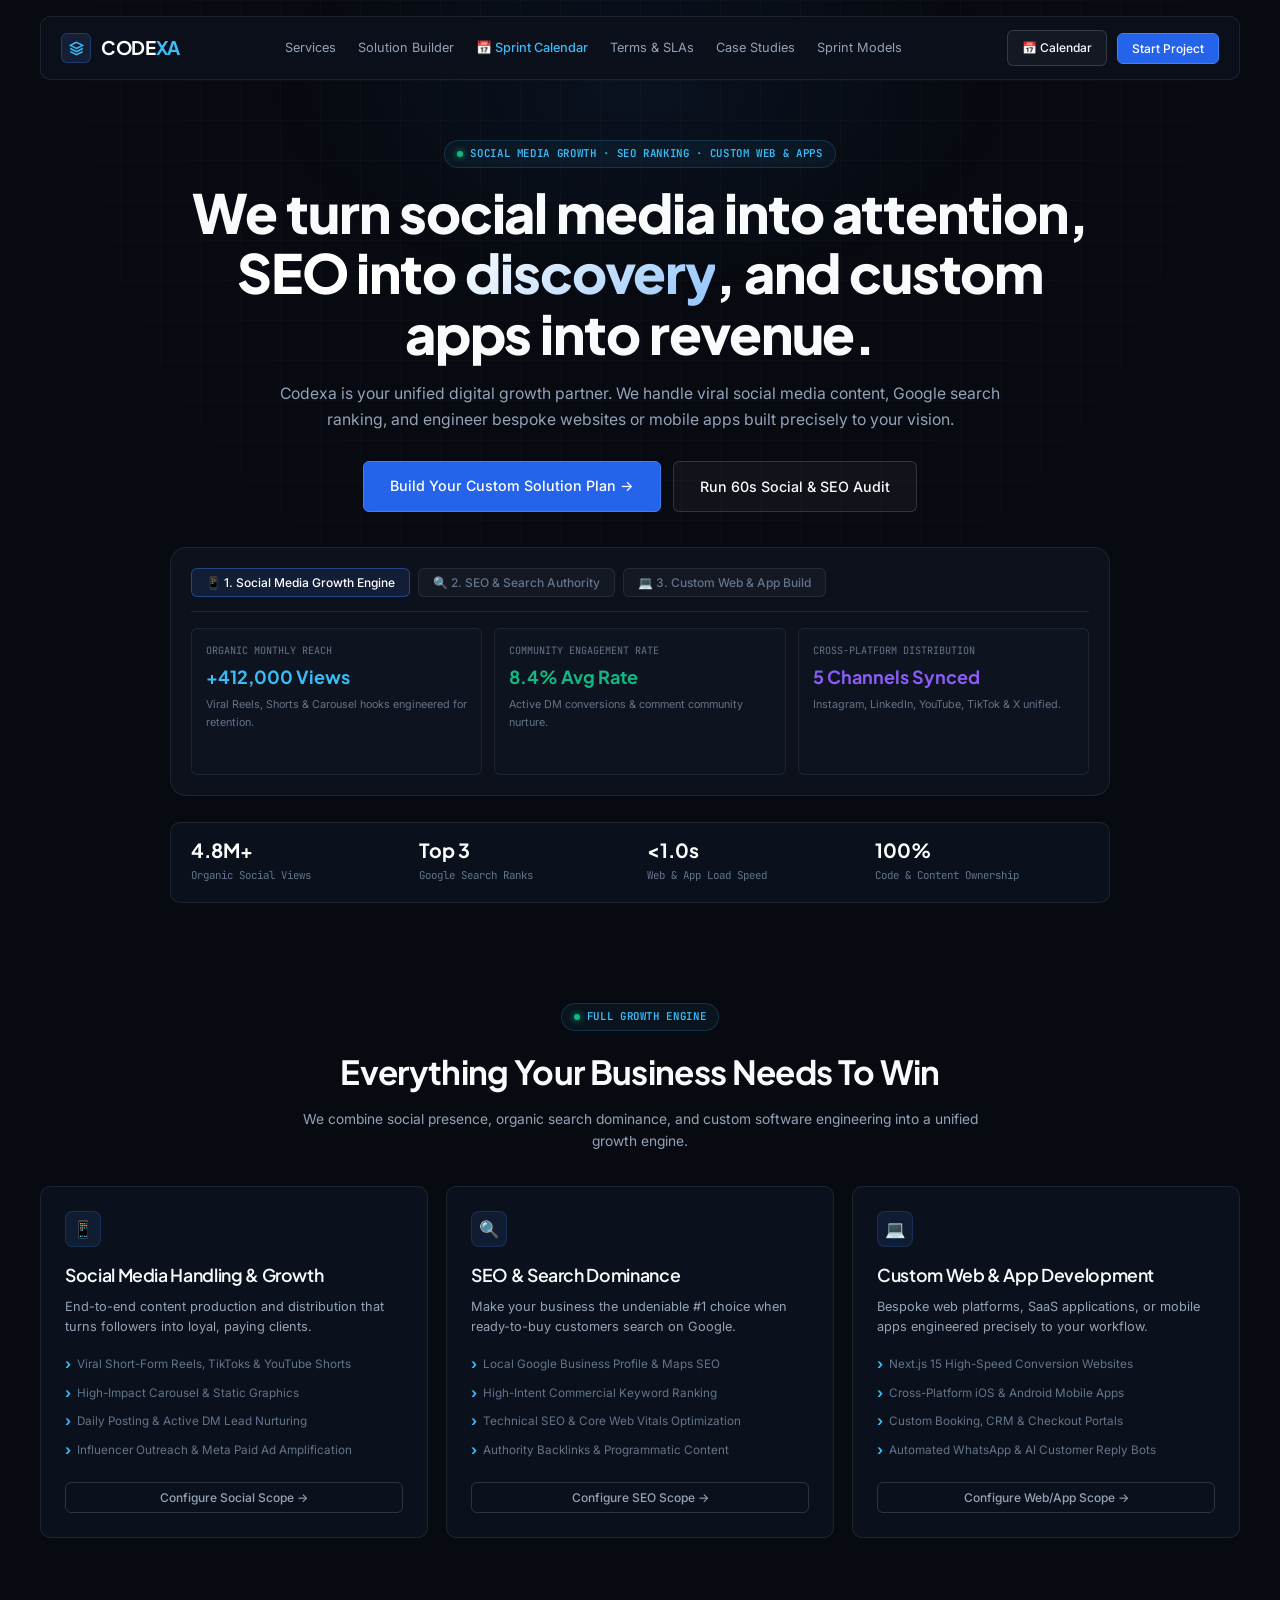
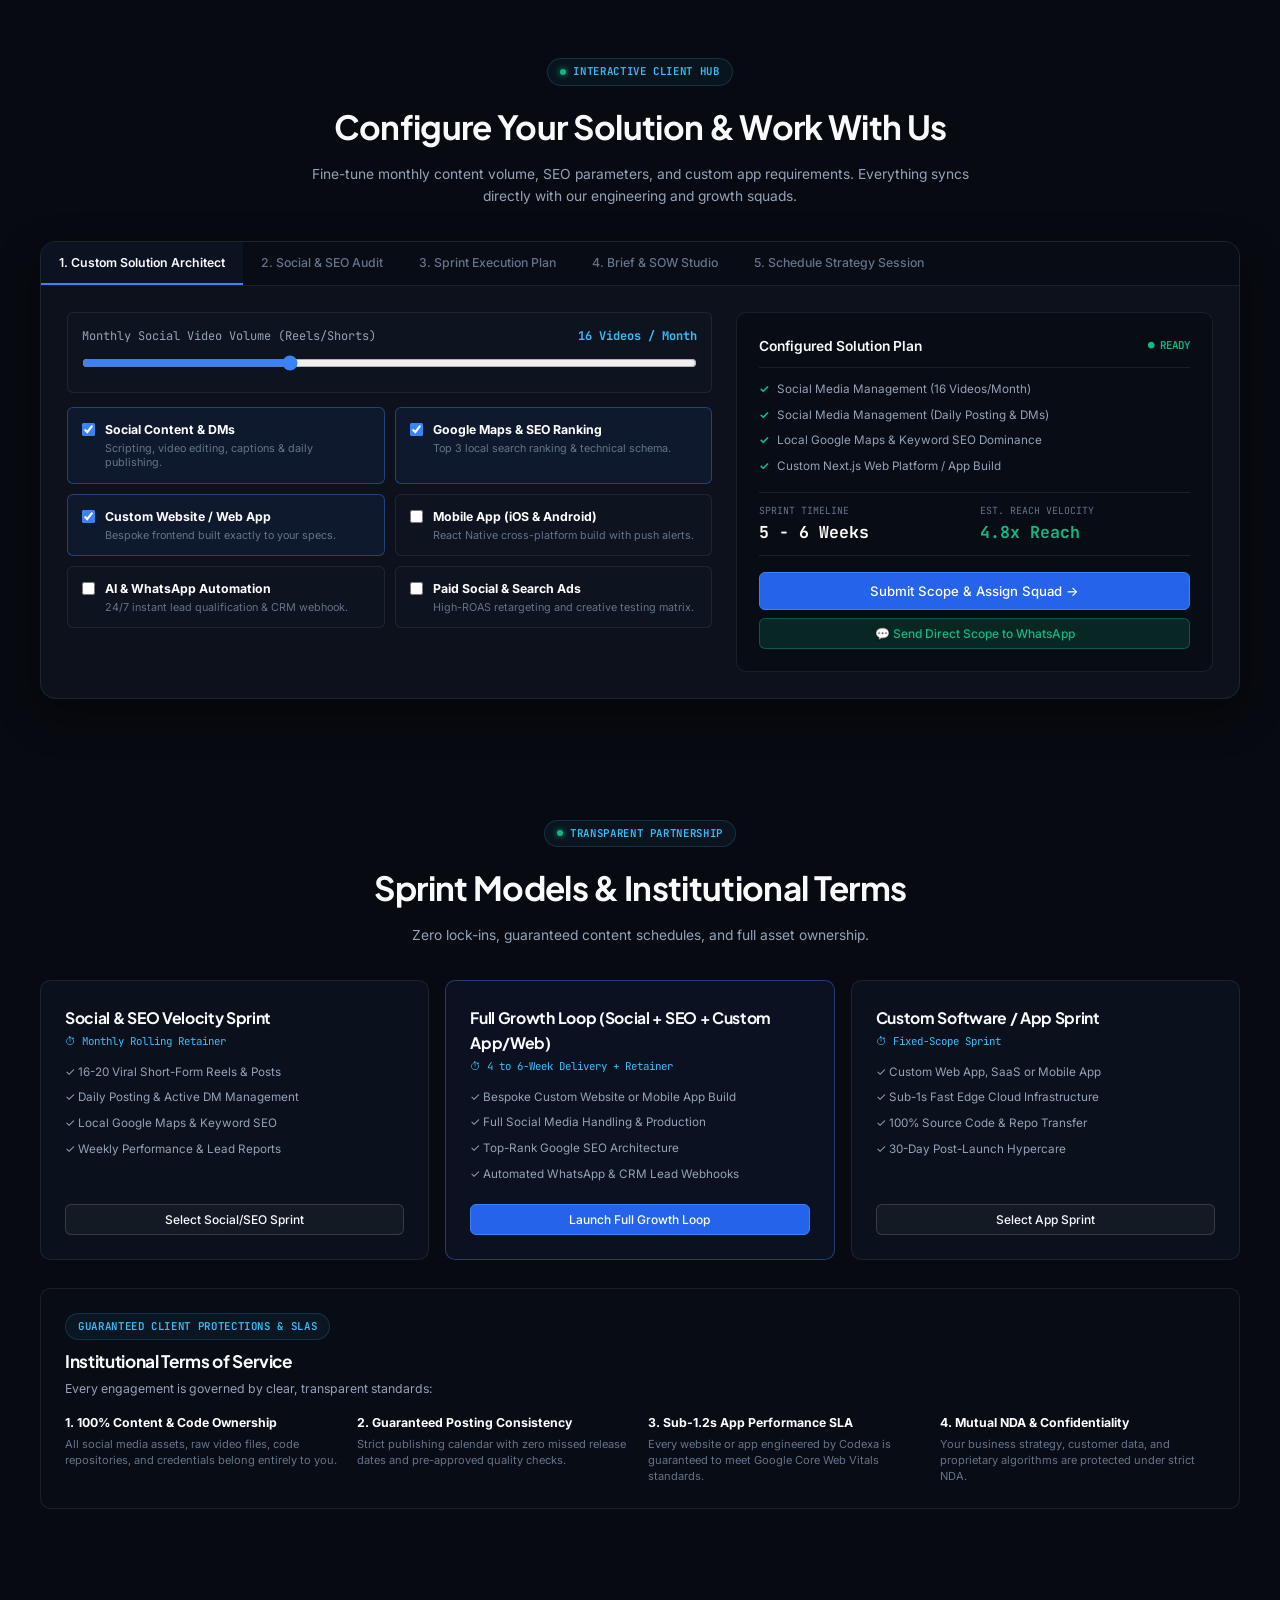
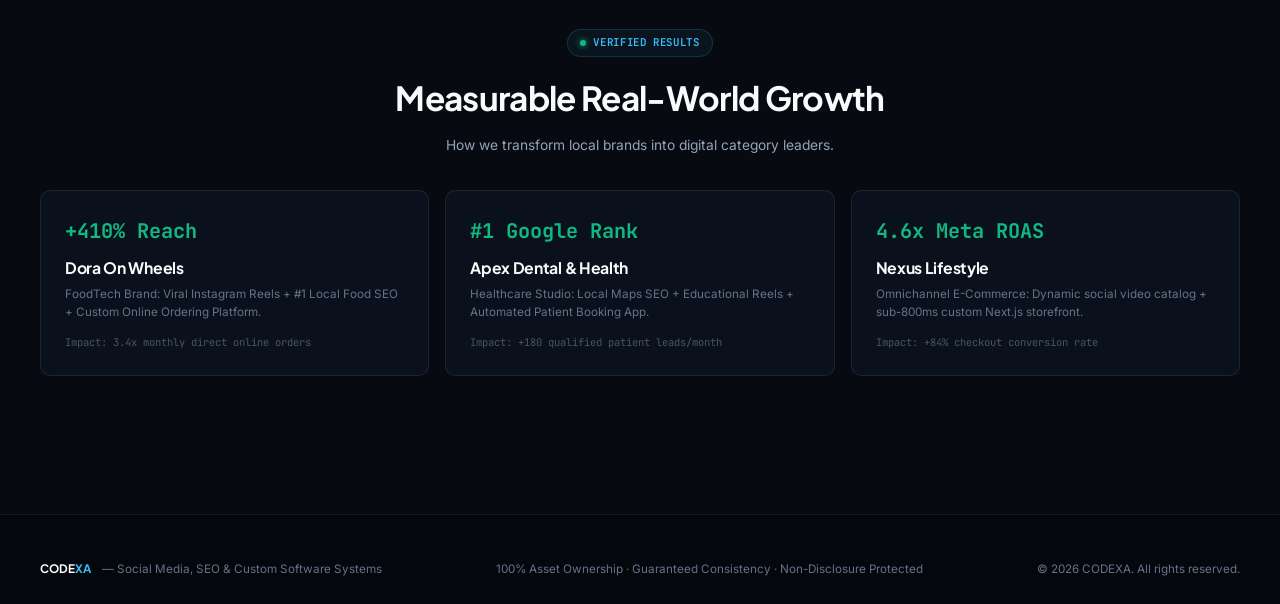
<file: CODEXA-UIUX-Website/index.html>
<!DOCTYPE html>
<html lang="en">
<head>
  <meta charset="UTF-8">
  <meta name="viewport" content="width=device-width, initial-scale=1.0">
  <meta name="description" content="CODEXA — Social Media Growth, Organic SEO Dominance & Custom Web/App Development. Interactive client workspace, instant audits, and transparent sprint terms.">
  <meta name="theme-color" content="#070a10">
  <title>CODEXA — Social Media Growth, SEO &amp; Custom Web/App Systems</title>
  
  <!-- Optimized Modern Typography -->
  <link rel="preconnect" href="https://fonts.googleapis.com">
  <link rel="preconnect" href="https://fonts.gstatic.com" crossorigin>
  <link href="https://fonts.googleapis.com/css2?family=Inter:wght@300;400;500;600;700&family=JetBrains+Mono:wght@400;500;600&family=Plus+Jakarta+Sans:wght@500;600;700;800&display=swap" rel="stylesheet">
  
  <style>
    /* ==========================================================================
       CODEXA POWERFUL, SUBTLE & CLEAN DESIGN SYSTEM
       ========================================================================== */
    :root {
      --bg-canvas: #070a10;
      --bg-surface: #0c111c;
      --bg-surface-elevated: #111827;
      --bg-card: rgba(14, 20, 32, 0.75);
      --bg-card-hover: rgba(20, 30, 48, 0.9);
      --bg-input: #080c14;
      
      --border-subtle: rgba(255, 255, 255, 0.08);
      --border-medium: rgba(255, 255, 255, 0.14);
      --border-active: rgba(59, 130, 246, 0.5);
      
      --brand-blue: #3b82f6;
      --brand-blue-hover: #2563eb;
      --brand-sky: #38bdf8;
      --brand-emerald: #10b981;
      --brand-violet: #8b5cf6;
      --brand-amber: #f59e0b;
      --brand-rose: #f43f5e;
      
      --text-primary: #f8fafc;
      --text-secondary: #94a3b8;
      --text-muted: #64748b;
      --text-dim: #475569;
      
      --font-sans: 'Plus Jakarta Sans', -apple-system, BlinkMacSystemFont, sans-serif;
      --font-body: 'Inter', system-ui, sans-serif;
      --font-mono: 'JetBrains Mono', monospace;
      
      --radius-sm: 6px;
      --radius-md: 10px;
      --radius-lg: 16px;
      --radius-full: 9999px;
      
      --transition: 0.18s cubic-bezier(0.16, 1, 0.3, 1);
    }

    * { box-sizing: border-box; margin: 0; padding: 0; }
    html { scroll-behavior: smooth; font-size: 15px; }
    
    body {
      background-color: var(--bg-canvas);
      color: var(--text-primary);
      font-family: var(--font-body);
      line-height: 1.6;
      overflow-x: hidden;
      -webkit-font-smoothing: antialiased;
    }

    /* Subtle background grid */
    body::before {
      content: "";
      position: fixed;
      inset: 0;
      pointer-events: none;
      background-image: 
        linear-gradient(to right, rgba(255, 255, 255, 0.02) 1px, transparent 1px),
        linear-gradient(to bottom, rgba(255, 255, 255, 0.02) 1px, transparent 1px);
      background-size: 40px 40px;
      mask-image: radial-gradient(circle at 50% 10%, black 40%, transparent 85%);
      -webkit-mask-image: radial-gradient(circle at 50% 10%, black 40%, transparent 85%);
      z-index: -2;
    }

    .ambient-glow {
      position: fixed;
      top: -120px;
      left: 50%;
      transform: translateX(-50%);
      width: 750px;
      height: 420px;
      background: radial-gradient(ellipse at center, rgba(59, 130, 246, 0.07) 0%, transparent 70%);
      pointer-events: none;
      z-index: -1;
    }

    /* Scrollbar */
    ::-webkit-scrollbar { width: 7px; height: 7px; }
    ::-webkit-scrollbar-track { background: var(--bg-canvas); }
    ::-webkit-scrollbar-thumb { background: #1a2233; border-radius: 4px; }
    ::-webkit-scrollbar-thumb:hover { background: #2b3752; }

    /* Layout */
    .container {
      width: min(1200px, calc(100% - 40px));
      margin-inline: auto;
    }

    /* Typography */
    h1, h2, h3, h4, h5 {
      font-family: var(--font-sans);
      color: var(--text-primary);
      letter-spacing: -0.02em;
    }
    .mono { font-family: var(--font-mono); }
    .text-gradient {
      background: linear-gradient(135deg, #ffffff 40%, #93c5fd 100%);
      -webkit-background-clip: text;
      -webkit-text-fill-color: transparent;
    }

    /* Eyebrow & Status Pills */
    .eyebrow {
      display: inline-flex;
      align-items: center;
      gap: 7px;
      font-family: var(--font-mono);
      font-size: 0.72rem;
      font-weight: 600;
      letter-spacing: 0.06em;
      text-transform: uppercase;
      color: var(--brand-sky);
      background: rgba(56, 189, 248, 0.06);
      border: 1px solid rgba(56, 189, 248, 0.18);
      padding: 4px 12px;
      border-radius: var(--radius-full);
      margin-bottom: 14px;
    }
    .status-dot {
      width: 6px;
      height: 6px;
      border-radius: 50%;
      background: var(--brand-emerald);
      box-shadow: 0 0 6px var(--brand-emerald);
    }

    /* Buttons */
    .btn {
      display: inline-flex;
      align-items: center;
      justify-content: center;
      gap: 8px;
      font-family: var(--font-body);
      font-weight: 500;
      font-size: 0.88rem;
      padding: 10px 20px;
      border-radius: var(--radius-sm);
      text-decoration: none;
      cursor: pointer;
      border: 1px solid transparent;
      transition: all var(--transition);
      white-space: nowrap;
    }
    .btn svg { width: 15px; height: 15px; flex-shrink: 0; }
    .btn-primary {
      background: #2563eb;
      color: #ffffff;
      border-color: #3b82f6;
    }
    .btn-primary:hover {
      background: #1d4ed8;
      border-color: #60a5fa;
    }
    .btn-secondary {
      background: rgba(255, 255, 255, 0.04);
      color: var(--text-primary);
      border-color: var(--border-medium);
    }
    .btn-secondary:hover {
      background: rgba(255, 255, 255, 0.08);
      border-color: rgba(255, 255, 255, 0.25);
    }
    .btn-emerald {
      background: rgba(16, 185, 129, 0.15);
      border-color: rgba(16, 185, 129, 0.35);
      color: var(--brand-emerald);
    }
    .btn-emerald:hover {
      background: var(--brand-emerald);
      color: #030712;
      border-color: var(--brand-emerald);
    }
    .btn-outline {
      background: transparent;
      border-color: var(--border-medium);
      color: var(--text-secondary);
    }
    .btn-outline:hover {
      border-color: var(--brand-sky);
      color: #fff;
    }
    .btn-sm { padding: 7px 14px; font-size: 0.8rem; }
    .btn-lg { padding: 13px 26px; font-size: 0.95rem; }

    /* Toast Notification */
    .toast-msg {
      position: fixed;
      bottom: 24px;
      left: 50%;
      transform: translateX(-50%) translateY(50px);
      background: #0f172a;
      border: 1px solid var(--brand-sky);
      color: #fff;
      padding: 10px 20px;
      border-radius: var(--radius-full);
      font-size: 0.82rem;
      font-family: var(--font-mono);
      z-index: 2000;
      opacity: 0;
      pointer-events: none;
      transition: all 0.3s ease;
      box-shadow: 0 10px 30px rgba(0, 0, 0, 0.6);
      display: flex;
      align-items: center;
      gap: 8px;
    }
    .toast-msg.show {
      transform: translateX(-50%) translateY(0);
      opacity: 1;
    }

    /* ==========================================================================
       HEADER & NAVIGATION
       ========================================================================== */
    .site-header {
      width: min(1200px, calc(100% - 40px));
      margin: 16px auto 0;
      height: 64px;
      padding: 0 20px;
      display: flex;
      align-items: center;
      justify-content: space-between;
      border: 1px solid var(--border-subtle);
      border-radius: var(--radius-md);
      background: rgba(12, 17, 28, 0.85);
      backdrop-filter: blur(16px);
      -webkit-backdrop-filter: blur(16px);
      position: sticky;
      top: 14px;
      z-index: 100;
    }

    .brand-logo {
      display: flex;
      align-items: center;
      gap: 10px;
      text-decoration: none;
    }
    .brand-mark {
      width: 30px;
      height: 30px;
      border-radius: 6px;
      background: #141f36;
      border: 1px solid rgba(59, 130, 246, 0.3);
      display: grid;
      place-items: center;
      color: var(--brand-sky);
    }
    .brand-name {
      font-family: var(--font-sans);
      font-size: 1.25rem;
      font-weight: 700;
      color: #ffffff;
      letter-spacing: -0.02em;
    }
    .brand-name span { color: var(--brand-sky); }

    .nav-links {
      display: flex;
      gap: 22px;
      align-items: center;
    }
    .nav-item {
      font-size: 0.85rem;
      color: var(--text-secondary);
      text-decoration: none;
      transition: color var(--transition);
      font-weight: 400;
    }
    .nav-item:hover { color: #ffffff; }

    .nav-actions {
      display: flex;
      align-items: center;
      gap: 10px;
    }
    .menu-toggle {
      display: none;
      background: none;
      border: 1px solid var(--border-subtle);
      border-radius: var(--radius-sm);
      width: 36px;
      height: 36px;
      color: #fff;
      cursor: pointer;
      align-items: center;
      justify-content: center;
    }

    /* ==========================================================================
       HERO SECTION WITH 3-IN-1 ENGINE SHOWCASE
       ========================================================================== */
    .hero {
      padding: 60px 0 40px;
      text-align: center;
      max-width: 940px;
      margin: 0 auto;
    }
    .hero h1 {
      font-size: clamp(2.3rem, 4.3vw, 3.6rem);
      line-height: 1.12;
      font-weight: 800;
      margin-bottom: 18px;
    }
    .hero p {
      font-size: 1.05rem;
      color: var(--text-secondary);
      line-height: 1.65;
      max-width: 720px;
      margin: 0 auto 28px;
    }
    .hero-buttons {
      display: flex;
      justify-content: center;
      gap: 12px;
      flex-wrap: wrap;
      margin-bottom: 35px;
    }

    /* 3-in-1 Engine Interactive Visualizer */
    .showcase-dock {
      background: var(--bg-surface);
      border: 1px solid var(--border-subtle);
      border-radius: var(--radius-lg);
      padding: 20px;
      text-align: left;
      margin-top: 20px;
    }
    .showcase-tabs-nav {
      display: flex;
      gap: 8px;
      padding-bottom: 14px;
      border-bottom: 1px solid var(--border-subtle);
      margin-bottom: 16px;
      overflow-x: auto;
    }
    .sc-tab-btn {
      background: rgba(255, 255, 255, 0.03);
      border: 1px solid var(--border-subtle);
      color: var(--text-muted);
      font-family: var(--font-body);
      font-size: 0.8rem;
      font-weight: 500;
      padding: 6px 14px;
      border-radius: var(--radius-sm);
      cursor: pointer;
      transition: all var(--transition);
      white-space: nowrap;
    }
    .sc-tab-btn.active {
      background: rgba(59, 130, 246, 0.12);
      border-color: rgba(59, 130, 246, 0.4);
      color: #fff;
    }

    .sc-panel {
      display: none;
      animation: fadeIn 0.2s ease;
    }
    .sc-panel.active { display: block; }
    @keyframes fadeIn {
      from { opacity: 0; transform: translateY(3px); }
      to { opacity: 1; transform: translateY(0); }
    }

    /* Social Metric Grid */
    .social-matrix-grid {
      display: grid;
      grid-template-columns: repeat(3, 1fr);
      gap: 12px;
    }
    .social-metric-card {
      background: var(--bg-card);
      border: 1px solid var(--border-subtle);
      border-radius: var(--radius-sm);
      padding: 14px;
    }
    .social-metric-card small {
      font-size: 0.68rem;
      color: var(--text-muted);
      font-family: var(--font-mono);
      display: block;
      margin-bottom: 4px;
    }
    .social-metric-card b {
      font-size: 1.2rem;
      font-family: var(--font-sans);
      color: #fff;
    }

    /* SEO Mockup */
    .seo-serp-box {
      background: #080c14;
      border: 1px solid var(--border-subtle);
      border-radius: var(--radius-sm);
      padding: 14px;
    }
    .serp-url {
      font-size: 0.72rem;
      color: var(--brand-emerald);
      font-family: var(--font-mono);
      margin-bottom: 2px;
    }
    .serp-title {
      font-size: 0.92rem;
      color: var(--brand-sky);
      font-weight: 600;
      margin-bottom: 4px;
    }
    .serp-desc {
      font-size: 0.76rem;
      color: var(--text-muted);
    }

    /* Dev Terminal Mockup */
    .dev-terminal-box {
      background: #060910;
      border: 1px solid var(--border-subtle);
      border-radius: var(--radius-sm);
      padding: 14px;
      font-family: var(--font-mono);
      font-size: 0.76rem;
      color: #94a3b8;
    }

    /* Trust Metrics Strip */
    .trust-metrics {
      display: grid;
      grid-template-columns: repeat(4, 1fr);
      gap: 14px;
      padding: 16px 20px;
      background: var(--bg-card);
      border: 1px solid var(--border-subtle);
      border-radius: var(--radius-md);
      text-align: left;
      margin-top: 26px;
    }
    .metric-item b {
      display: block;
      font-family: var(--font-sans);
      font-size: 1.3rem;
      font-weight: 700;
      color: #ffffff;
      line-height: 1.2;
    }
    .metric-item span {
      font-size: 0.72rem;
      color: var(--text-muted);
      font-family: var(--font-mono);
    }

    /* ==========================================================================
       SECTION COMMONS
       ========================================================================== */
    .section {
      padding: 60px 0;
      position: relative;
    }
    .section-header {
      text-align: center;
      max-width: 680px;
      margin: 0 auto 34px;
    }
    .section-title {
      font-size: clamp(1.8rem, 2.6vw, 2.25rem);
      font-weight: 700;
      margin-bottom: 10px;
    }
    .section-subtitle {
      font-size: 0.92rem;
      color: var(--text-secondary);
      line-height: 1.6;
    }

    /* ==========================================================================
       THE 3 PILLARS: SOCIAL, SEO, CUSTOM DEV
       ========================================================================== */
    .pillars-grid {
      display: grid;
      grid-template-columns: repeat(3, 1fr);
      gap: 18px;
    }
    .pillar-card {
      background: var(--bg-card);
      border: 1px solid var(--border-subtle);
      border-radius: var(--radius-md);
      padding: 24px;
      display: flex;
      flex-direction: column;
      justify-content: space-between;
      transition: border-color var(--transition);
    }
    .pillar-card:hover {
      border-color: var(--border-medium);
      background: var(--bg-card-hover);
    }
    .pillar-icon {
      width: 36px;
      height: 36px;
      border-radius: 8px;
      display: grid;
      place-items: center;
      font-size: 1.1rem;
      margin-bottom: 14px;
      background: rgba(59, 130, 246, 0.1);
      color: var(--brand-sky);
      border: 1px solid rgba(59, 130, 246, 0.2);
    }
    .pillar-card h3 {
      font-size: 1.18rem;
      margin-bottom: 8px;
      font-weight: 600;
    }
    .pillar-card p {
      font-size: 0.85rem;
      color: var(--text-secondary);
      line-height: 1.55;
      margin-bottom: 16px;
    }
    .pillar-deliverables {
      list-style: none;
      display: flex;
      flex-direction: column;
      gap: 6px;
      margin-bottom: 20px;
    }
    .pillar-deliverables li {
      font-size: 0.78rem;
      color: var(--text-muted);
      display: flex;
      align-items: center;
      gap: 6px;
    }
    .pillar-deliverables li::before {
      content: "›";
      color: var(--brand-sky);
      font-size: 0.95rem;
      font-weight: bold;
    }

    /* ==========================================================================
       "WORK ALONG WITH US" - CLIENT WORKSPACE & POWERFUL CONTROL CENTER
       ========================================================================== */
    .workspace-container {
      background: var(--bg-surface);
      border: 1px solid var(--border-subtle);
      border-radius: var(--radius-lg);
      overflow: hidden;
      box-shadow: 0 16px 40px rgba(0, 0, 0, 0.4);
    }

    .workspace-tabs-bar {
      display: flex;
      background: #080c14;
      border-bottom: 1px solid var(--border-subtle);
      overflow-x: auto;
    }
    .ws-tab-btn {
      background: none;
      border: none;
      border-bottom: 2px solid transparent;
      color: var(--text-muted);
      font-family: var(--font-body);
      font-size: 0.82rem;
      font-weight: 500;
      padding: 13px 18px;
      cursor: pointer;
      display: inline-flex;
      align-items: center;
      gap: 8px;
      white-space: nowrap;
      transition: all var(--transition);
    }
    .ws-tab-btn:hover {
      color: var(--text-primary);
      background: rgba(255, 255, 255, 0.02);
    }
    .ws-tab-btn.active {
      color: var(--text-primary);
      border-bottom-color: var(--brand-blue);
      background: rgba(59, 130, 246, 0.05);
      font-weight: 600;
    }

    .ws-tab-content {
      padding: 26px;
    }
    .ws-panel {
      display: none;
      animation: fadeIn 0.2s ease forwards;
    }
    .ws-panel.active { display: block; }

    /* TAB 1: DYNAMIC SOLUTION ARCHITECT & VOLUME SLIDERS */
    .scope-layout {
      display: grid;
      grid-template-columns: 1.15fr 0.85fr;
      gap: 24px;
    }
    .slider-control-group {
      background: var(--bg-card);
      border: 1px solid var(--border-subtle);
      border-radius: var(--radius-sm);
      padding: 14px;
      margin-bottom: 12px;
    }
    .slider-header {
      display: flex;
      justify-content: space-between;
      align-items: center;
      margin-bottom: 8px;
      font-size: 0.8rem;
      font-family: var(--font-mono);
      color: var(--text-secondary);
    }
    .slider-header b {
      color: var(--brand-sky);
    }
    .range-input {
      width: 100%;
      accent-color: var(--brand-blue);
      cursor: pointer;
    }

    .scope-select-grid {
      display: grid;
      grid-template-columns: repeat(2, 1fr);
      gap: 10px;
      margin-top: 14px;
    }
    .scope-card-option {
      background: var(--bg-card);
      border: 1px solid var(--border-subtle);
      border-radius: var(--radius-sm);
      padding: 12px 14px;
      cursor: pointer;
      transition: all var(--transition);
      display: flex;
      align-items: flex-start;
      gap: 10px;
    }
    .scope-card-option:hover {
      border-color: var(--border-medium);
      background: var(--bg-card-hover);
    }
    .scope-card-option.selected {
      border-color: rgba(59, 130, 246, 0.4);
      background: rgba(59, 130, 246, 0.08);
    }
    .scope-card-option input {
      margin-top: 3px;
      accent-color: var(--brand-blue);
    }
    .scope-card-option strong {
      display: block;
      font-size: 0.82rem;
      color: #fff;
      margin-bottom: 2px;
    }
    .scope-card-option p {
      font-size: 0.72rem;
      color: var(--text-muted);
      line-height: 1.35;
    }

    /* Live Summary Panel */
    .scope-summary-panel {
      background: #080c14;
      border: 1px solid var(--border-subtle);
      border-radius: var(--radius-md);
      padding: 22px;
      display: flex;
      flex-direction: column;
      justify-content: space-between;
    }
    .summary-title {
      font-size: 0.92rem;
      font-weight: 600;
      margin-bottom: 12px;
      padding-bottom: 10px;
      border-bottom: 1px solid var(--border-subtle);
      display: flex;
      justify-content: space-between;
      align-items: center;
    }
    .scope-list {
      list-style: none;
      display: flex;
      flex-direction: column;
      gap: 7px;
      margin-bottom: 16px;
      max-height: 150px;
      overflow-y: auto;
    }
    .scope-list li {
      font-size: 0.78rem;
      color: var(--text-secondary);
      display: flex;
      align-items: center;
      gap: 8px;
    }
    .scope-list li::before {
      content: "✓";
      color: var(--brand-emerald);
      font-weight: bold;
    }

    .scope-stats-row {
      display: grid;
      grid-template-columns: 1fr 1fr;
      gap: 10px;
      padding: 10px 0;
      border-top: 1px solid var(--border-subtle);
      border-bottom: 1px solid var(--border-subtle);
      margin-bottom: 16px;
    }
    .scope-stats-row small {
      font-size: 0.66rem;
      color: var(--text-muted);
      font-family: var(--font-mono);
      display: block;
      text-transform: uppercase;
    }
    .scope-stats-row b {
      font-family: var(--font-mono);
      font-size: 1.1rem;
      color: #fff;
    }

    /* TAB 2: 3-PILLAR AUDIT ENGINE */
    .audit-layout {
      display: grid;
      grid-template-columns: 1fr 1fr;
      gap: 24px;
    }
    .form-group-clean {
      margin-bottom: 14px;
    }
    .form-group-clean label {
      display: block;
      font-size: 0.75rem;
      color: var(--text-secondary);
      margin-bottom: 5px;
      font-family: var(--font-mono);
    }
    .form-group-clean select, .form-group-clean input {
      width: 100%;
      background: var(--bg-input);
      border: 1px solid var(--border-medium);
      border-radius: var(--radius-sm);
      padding: 9px 12px;
      color: #fff;
      font-family: var(--font-body);
      font-size: 0.82rem;
      outline: none;
    }
    .form-group-clean select:focus, .form-group-clean input:focus {
      border-color: var(--brand-blue);
    }

    .audit-result-panel {
      background: #080c14;
      border: 1px solid var(--border-subtle);
      border-radius: var(--radius-md);
      padding: 22px;
    }
    .score-breakdown-grid {
      display: grid;
      grid-template-columns: repeat(3, 1fr);
      gap: 8px;
      margin-bottom: 16px;
      padding-bottom: 14px;
      border-bottom: 1px solid var(--border-subtle);
    }
    .score-chip {
      background: var(--bg-card);
      border: 1px solid var(--border-subtle);
      border-radius: var(--radius-sm);
      padding: 8px 10px;
      text-align: center;
    }
    .score-chip small {
      font-size: 0.65rem;
      color: var(--text-muted);
      font-family: var(--font-mono);
      display: block;
    }
    .score-chip b {
      font-family: var(--font-sans);
      font-size: 1.15rem;
      color: var(--brand-amber);
    }
    .score-chip b.good { color: var(--brand-emerald); }
    .score-chip b.low { color: var(--brand-rose); }

    /* TAB 3: KANBAN SPRINT ROADMAP */
    .kanban-grid {
      display: grid;
      grid-template-columns: repeat(4, 1fr);
      gap: 12px;
    }
    .kanban-column {
      background: #080c14;
      border: 1px solid var(--border-subtle);
      border-radius: var(--radius-sm);
      padding: 12px;
    }
    .kanban-col-title {
      font-size: 0.72rem;
      font-family: var(--font-mono);
      color: var(--text-secondary);
      font-weight: 600;
      margin-bottom: 10px;
      padding-bottom: 6px;
      border-bottom: 1px solid var(--border-subtle);
    }
    .kanban-task {
      background: var(--bg-surface);
      border: 1px solid var(--border-subtle);
      border-radius: 4px;
      padding: 9px 10px;
      margin-bottom: 7px;
      font-size: 0.75rem;
      cursor: pointer;
      transition: all var(--transition);
    }
    .kanban-task:hover {
      border-color: var(--brand-sky);
      transform: translateY(-1px);
    }
    .kanban-task strong {
      display: block;
      color: #fff;
      margin-bottom: 2px;
    }
    .kanban-task span {
      color: var(--text-muted);
      font-size: 0.68rem;
    }

    /* TAB 4: BRIEF & SOW STUDIO WITH INSTANT ACTIONS */
    .brief-layout {
      display: grid;
      grid-template-columns: 1fr 1fr;
      gap: 22px;
    }
    .template-btn-row {
      display: flex;
      flex-wrap: wrap;
      gap: 6px;
      margin-bottom: 12px;
    }
    .template-chip {
      background: rgba(255, 255, 255, 0.04);
      border: 1px solid var(--border-subtle);
      color: var(--text-secondary);
      font-size: 0.72rem;
      padding: 5px 10px;
      border-radius: 4px;
      cursor: pointer;
    }
    .template-chip.active {
      background: var(--brand-blue);
      color: #fff;
      border-color: var(--brand-blue);
    }
    .brief-box {
      width: 100%;
      height: 170px;
      background: var(--bg-input);
      border: 1px solid var(--border-medium);
      border-radius: var(--radius-sm);
      padding: 10px;
      color: var(--text-primary);
      font-family: var(--font-mono);
      font-size: 0.78rem;
      resize: vertical;
      outline: none;
    }
    .sow-preview {
      background: #05080e;
      border: 1px solid var(--border-subtle);
      border-radius: var(--radius-sm);
      padding: 12px;
      font-family: var(--font-mono);
      font-size: 0.72rem;
      color: var(--text-secondary);
      height: 240px;
      overflow-y: auto;
      white-space: pre-wrap;
    }

    /* TAB 5: SCHEDULER & TIMEZONE CONVERT */
    .calendar-clean {
      display: grid;
      grid-template-columns: repeat(7, 1fr);
      gap: 4px;
      margin: 10px 0 14px;
    }
    .cal-clean-day {
      font-size: 0.65rem;
      color: var(--text-muted);
      text-align: center;
      font-family: var(--font-mono);
    }
    .cal-clean-btn {
      background: rgba(255, 255, 255, 0.03);
      border: 1px solid var(--border-subtle);
      border-radius: 4px;
      color: var(--text-secondary);
      padding: 8px 0;
      font-size: 0.74rem;
      font-family: var(--font-mono);
      cursor: pointer;
      text-align: center;
    }
    .cal-clean-btn.active {
      background: var(--brand-blue);
      color: #fff;
      border-color: var(--brand-blue);
    }
    .cal-clean-btn.disabled {
      opacity: 0.3;
      pointer-events: none;
    }

    /* ==========================================================================
       TERMS & SLAS
       ========================================================================== */
    .tiers-grid {
      display: grid;
      grid-template-columns: repeat(3, 1fr);
      gap: 16px;
      margin-bottom: 28px;
    }
    .tier-card {
      background: var(--bg-card);
      border: 1px solid var(--border-subtle);
      border-radius: var(--radius-md);
      padding: 24px;
      display: flex;
      flex-direction: column;
      justify-content: space-between;
    }
    .tier-card.featured {
      background: #0b1120;
      border-color: rgba(59, 130, 246, 0.4);
    }
    .tier-card h4 {
      font-size: 1.05rem;
      margin-bottom: 3px;
    }
    .tier-duration {
      font-family: var(--font-mono);
      font-size: 0.72rem;
      color: var(--brand-sky);
      margin-bottom: 12px;
      display: block;
    }
    .tier-list {
      list-style: none;
      display: flex;
      flex-direction: column;
      gap: 7px;
      margin-bottom: 20px;
    }
    .tier-list li {
      font-size: 0.78rem;
      color: var(--text-secondary);
    }

    .sla-terms-box {
      background: #080c14;
      border: 1px solid var(--border-subtle);
      border-radius: var(--radius-md);
      padding: 24px;
    }
    .sla-grid {
      display: grid;
      grid-template-columns: repeat(4, 1fr);
      gap: 16px;
      margin-top: 14px;
    }
    .sla-item strong {
      display: block;
      font-size: 0.82rem;
      color: #fff;
      margin-bottom: 3px;
    }
    .sla-item p {
      font-size: 0.74rem;
      color: var(--text-muted);
      line-height: 1.45;
    }

    /* ==========================================================================
       MODAL & WIZARD
       ========================================================================== */
    .modal-backdrop {
      position: fixed;
      inset: 0;
      background: rgba(3, 5, 10, 0.88);
      backdrop-filter: blur(12px);
      display: grid;
      place-items: center;
      padding: 20px;
      z-index: 1000;
      opacity: 0;
      visibility: hidden;
      transition: all var(--transition);
    }
    .modal-backdrop.open {
      opacity: 1;
      visibility: visible;
    }
    .modal-dialog {
      background: #0c111d;
      border: 1px solid var(--border-medium);
      border-radius: var(--radius-md);
      width: min(580px, 100%);
      max-height: 90vh;
      overflow-y: auto;
      padding: 26px;
      position: relative;
    }
    .modal-close {
      position: absolute;
      top: 14px;
      right: 14px;
      background: none;
      border: none;
      color: var(--text-muted);
      font-size: 1.4rem;
      cursor: pointer;
    }
    .modal-close:hover { color: #fff; }

    /* ==========================================================================
       FOOTER
       ========================================================================== */
    .site-footer {
      border-top: 1px solid var(--border-subtle);
      padding: 45px 0 25px;
      margin-top: 50px;
      background: #04070c;
    }
    .footer-content {
      display: flex;
      justify-content: space-between;
      align-items: center;
      font-size: 0.78rem;
      color: var(--text-muted);
    }

    /* Responsive */
    @media (max-width: 900px) {
      .pillars-grid, .scope-layout, .audit-layout, .brief-layout, .tiers-grid, .sla-grid { grid-template-columns: 1fr; }
      .trust-metrics { grid-template-columns: repeat(2, 1fr); }
      .kanban-grid { grid-template-columns: 1fr 1fr; }
      .social-matrix-grid { grid-template-columns: 1fr; }
    }
    @media (max-width: 680px) {
      .nav-links { display: none; }
      .menu-toggle { display: flex; }
      .scope-select-grid { grid-template-columns: 1fr; }
      .trust-metrics { grid-template-columns: 1fr; }
      .footer-content { flex-direction: column; gap: 12px; text-align: center; }
      .site-header { padding: 0 14px; }
      .kanban-grid { grid-template-columns: 1fr; }
    }
  </style>
</head>
<body id="top">

  <div class="ambient-glow"></div>
  <div class="toast-msg" id="toast"><span>✓</span> <span id="toastText">Action completed</span></div>

  <!-- Header -->
  <header class="site-header">
    <a class="brand-logo" href="#top">
      <div class="brand-mark">
        <svg width="15" height="15" viewBox="0 0 24 24" fill="none" stroke="currentColor" stroke-width="2.5">
          <polygon points="12 2 2 7 12 12 22 7 12 2"></polygon>
          <polyline points="2 17 12 22 22 17"></polyline>
          <polyline points="2 12 12 17 22 12"></polyline>
        </svg>
      </div>
      <div class="brand-name">CODE<span>XA</span></div>
    </a>

    <nav class="nav-links">
      <a class="nav-item" href="#services">Services</a>
      <a class="nav-item" href="#workspace">Solution Builder</a>
      <a class="nav-item" href="calendar.html" style="color: var(--brand-sky); font-weight: 500;">📅 Sprint Calendar</a>
      <a class="nav-item" href="#terms">Terms &amp; SLAs</a>
      <a class="nav-item" href="#cases">Case Studies</a>
      <a class="nav-item" href="#partnerships">Sprint Models</a>
    </nav>

    <div class="nav-actions">
      <a class="btn btn-secondary btn-sm" href="calendar.html" title="Open Calendar Hub">
        📅 Calendar
      </a>
      <button class="btn btn-primary btn-sm" onclick="openLaunchModal()">
        Start Project
      </button>
    </div>
  </header>

  <main>
    <!-- HERO SECTION -->
    <section class="hero container">
      <div class="eyebrow"><span class="status-dot"></span> Social Media Growth · SEO Ranking · Custom Web &amp; Apps</div>
      <h1>We turn social media into attention, <span class="text-gradient">SEO into discovery</span>, and custom apps into revenue.</h1>
      <p>
        Codexa is your unified digital growth partner. We handle viral social media content, Google search ranking, and engineer bespoke websites or mobile apps built precisely to your vision.
      </p>

      <div class="hero-buttons">
        <a class="btn btn-primary btn-lg" href="#workspace">
          Build Your Custom Solution Plan →
        </a>
        <button class="btn btn-secondary btn-lg" onclick="switchWsTab('tab-audit'); document.getElementById('workspace').scrollIntoView({behavior:'smooth'});">
          Run 60s Social &amp; SEO Audit
        </button>
      </div>

      <!-- 3-in-1 Engine Interactive Showcase -->
      <div class="showcase-dock">
        <div class="showcase-tabs-nav">
          <button class="sc-tab-btn active" onclick="switchShowcase('sc-social', this)">📱 1. Social Media Growth Engine</button>
          <button class="sc-tab-btn" onclick="switchShowcase('sc-seo', this)">🔍 2. SEO &amp; Search Authority</button>
          <button class="sc-tab-btn" onclick="switchShowcase('sc-dev', this)">💻 3. Custom Web &amp; App Build</button>
        </div>

        <!-- Social Showcase -->
        <div class="sc-panel active" id="sc-social">
          <div class="social-matrix-grid">
            <div class="social-metric-card">
              <small>ORGANIC MONTHLY REACH</small>
              <b style="color: var(--brand-sky);">+412,000 Views</b>
              <p style="font-size: 0.72rem; color: var(--text-muted); margin-top: 4px;">Viral Reels, Shorts &amp; Carousel hooks engineered for retention.</p>
            </div>
            <div class="social-metric-card">
              <small>COMMUNITY ENGAGEMENT RATE</small>
              <b style="color: var(--brand-emerald);">8.4% Avg Rate</b>
              <p style="font-size: 0.72rem; color: var(--text-muted); margin-top: 4px;">Active DM conversions &amp; comment community nurture.</p>
            </div>
            <div class="social-metric-card">
              <small>CROSS-PLATFORM DISTRIBUTION</small>
              <b style="color: var(--brand-violet);">5 Channels Synced</b>
              <p style="font-size: 0.72rem; color: var(--text-muted); margin-top: 4px;">Instagram, LinkedIn, YouTube, TikTok &amp; X unified.</p>
            </div>
          </div>
        </div>

        <!-- SEO Showcase -->
        <div class="sc-panel" id="sc-seo">
          <div class="seo-serp-box">
            <div class="serp-url">https://yourbusiness.com › solutions</div>
            <div class="serp-title">#1 Ranked Category Leader | Verified Organic Traffic &amp; Inquiries</div>
            <div class="serp-desc">High-intent keyword dominance, Google Maps Local Pack authority, and programmatic search architecture engineered by CODEXA.</div>
          </div>
        </div>

        <!-- Dev Showcase -->
        <div class="sc-panel" id="sc-dev">
          <div class="dev-terminal-box">
            <span style="color: var(--brand-emerald);">✓ Next.js 15 SSR Platform</span>: Sub-800ms load time Worldwide<br>
            <span style="color: var(--brand-sky);">✓ Custom User Features</span>: Custom booking portal, e-commerce checkout, or mobile iOS/Android app built exactly to your specs.<br>
            <span style="color: var(--brand-amber);">✓ Automated Operations</span>: 1-click WhatsApp CRM lead sync.
          </div>
        </div>
      </div>

      <!-- Trust Metrics Bar -->
      <div class="trust-metrics">
        <div class="metric-item">
          <b>4.8M+</b>
          <span>Organic Social Views</span>
        </div>
        <div class="metric-item">
          <b>Top 3</b>
          <span>Google Search Ranks</span>
        </div>
        <div class="metric-item">
          <b>&lt;1.0s</b>
          <span>Web &amp; App Load Speed</span>
        </div>
        <div class="metric-item">
          <b>100%</b>
          <span>Code &amp; Content Ownership</span>
        </div>
      </div>
    </section>

    <!-- ==========================================================================
         CORE SERVICES: SOCIAL, SEO, CUSTOM DEV
         ========================================================================== -->
    <section class="section container" id="services">
      <div class="section-header">
        <div class="eyebrow"><span class="status-dot"></span> Full Growth Engine</div>
        <h2 class="section-title">Everything Your Business Needs To Win</h2>
        <p class="section-subtitle">
          We combine social presence, organic search dominance, and custom software engineering into a unified growth engine.
        </p>
      </div>

      <div class="pillars-grid">
        <!-- Pillar 1: Social Media -->
        <div class="pillar-card">
          <div>
            <div class="pillar-icon">📱</div>
            <h3>Social Media Handling &amp; Growth</h3>
            <p>End-to-end content production and distribution that turns followers into loyal, paying clients.</p>
            <ul class="pillar-deliverables">
              <li>Viral Short-Form Reels, TikToks &amp; YouTube Shorts</li>
              <li>High-Impact Carousel &amp; Static Graphics</li>
              <li>Daily Posting &amp; Active DM Lead Nurturing</li>
              <li>Influencer Outreach &amp; Meta Paid Ad Amplification</li>
            </ul>
          </div>
          <button class="btn btn-outline btn-sm" onclick="selectServiceInModal('Social Media Handling & Growth')">Configure Social Scope →</button>
        </div>

        <!-- Pillar 2: SEO -->
        <div class="pillar-card">
          <div>
            <div class="pillar-icon">🔍</div>
            <h3>SEO &amp; Search Dominance</h3>
            <p>Make your business the undeniable #1 choice when ready-to-buy customers search on Google.</p>
            <ul class="pillar-deliverables">
              <li>Local Google Business Profile &amp; Maps SEO</li>
              <li>High-Intent Commercial Keyword Ranking</li>
              <li>Technical SEO &amp; Core Web Vitals Optimization</li>
              <li>Authority Backlinks &amp; Programmatic Content</li>
            </ul>
          </div>
          <button class="btn btn-outline btn-sm" onclick="selectServiceInModal('SEO & Search Dominance')">Configure SEO Scope →</button>
        </div>

        <!-- Pillar 3: Custom Web & App -->
        <div class="pillar-card">
          <div>
            <div class="pillar-icon">💻</div>
            <h3>Custom Web &amp; App Development</h3>
            <p>Bespoke web platforms, SaaS applications, or mobile apps engineered precisely to your workflow.</p>
            <ul class="pillar-deliverables">
              <li>Next.js 15 High-Speed Conversion Websites</li>
              <li>Cross-Platform iOS &amp; Android Mobile Apps</li>
              <li>Custom Booking, CRM &amp; Checkout Portals</li>
              <li>Automated WhatsApp &amp; AI Customer Reply Bots</li>
            </ul>
          </div>
          <button class="btn btn-outline btn-sm" onclick="selectServiceInModal('Custom Web & App Development')">Configure Web/App Scope →</button>
        </div>
      </div>
    </section>

    <!-- ==========================================================================
         "WORK ALONG WITH US" - INTERACTIVE CLIENT WORKSPACE
         ========================================================================== -->
    <section class="section container" id="workspace">
      <div class="section-header">
        <div class="eyebrow"><span class="status-dot"></span> Interactive Client Hub</div>
        <h2 class="section-title">Configure Your Solution &amp; Work With Us</h2>
        <p class="section-subtitle">
          Fine-tune monthly content volume, SEO parameters, and custom app requirements. Everything syncs directly with our engineering and growth squads.
        </p>
      </div>

      <div class="workspace-container">
        <!-- Tab Bar -->
        <div class="workspace-tabs-bar">
          <button class="ws-tab-btn active" onclick="switchWsTab('tab-scope', this)">1. Custom Solution Architect</button>
          <button class="ws-tab-btn" onclick="switchWsTab('tab-audit', this)">2. Social &amp; SEO Audit</button>
          <button class="ws-tab-btn" onclick="switchWsTab('tab-kanban', this)">3. Sprint Execution Plan</button>
          <button class="ws-tab-btn" onclick="switchWsTab('tab-brief', this)">4. Brief &amp; SOW Studio</button>
          <button class="ws-tab-btn" onclick="switchWsTab('tab-booking', this)">5. Schedule Strategy Session</button>
        </div>

        <div class="ws-tab-content">
          <!-- TAB 1: DYNAMIC SOLUTION ARCHITECT & VOLUME SLIDERS -->
          <div class="ws-panel active" id="tab-scope">
            <div class="scope-layout">
              <div>
                <!-- Dynamic Video Volume Slider -->
                <div class="slider-control-group">
                  <div class="slider-header">
                    <span>Monthly Social Video Volume (Reels/Shorts)</span>
                    <b id="videoCountVal">16 Videos / Month</b>
                  </div>
                  <input type="range" min="8" max="32" step="4" value="16" class="range-input" id="videoSlider" oninput="updateVideoCount(this.value)">
                </div>

                <div class="scope-select-grid">
                  <label class="scope-card-option selected">
                    <input type="checkbox" checked data-name="Social Media Management (Daily Posting & DMs)" data-weeks="2" onchange="calcScope()">
                    <div>
                      <strong>Social Content &amp; DMs</strong>
                      <p>Scripting, video editing, captions &amp; daily publishing.</p>
                    </div>
                  </label>

                  <label class="scope-card-option selected">
                    <input type="checkbox" checked data-name="Local Google Maps & Keyword SEO Dominance" data-weeks="2" onchange="calcScope()">
                    <div>
                      <strong>Google Maps &amp; SEO Ranking</strong>
                      <p>Top 3 local search ranking &amp; technical schema.</p>
                    </div>
                  </label>

                  <label class="scope-card-option selected">
                    <input type="checkbox" checked data-name="Custom Next.js Web Platform / App Build" data-weeks="3" onchange="calcScope()">
                    <div>
                      <strong>Custom Website / Web App</strong>
                      <p>Bespoke frontend built exactly to your specs.</p>
                    </div>
                  </label>

                  <label class="scope-card-option">
                    <input type="checkbox" data-name="Cross-Platform iOS/Android Mobile App" data-weeks="4" onchange="calcScope()">
                    <div>
                      <strong>Mobile App (iOS &amp; Android)</strong>
                      <p>React Native cross-platform build with push alerts.</p>
                    </div>
                  </label>

                  <label class="scope-card-option">
                    <input type="checkbox" data-name="Automated WhatsApp CRM Lead Routing" data-weeks="1" onchange="calcScope()">
                    <div>
                      <strong>AI &amp; WhatsApp Automation</strong>
                      <p>24/7 instant lead qualification &amp; CRM webhook.</p>
                    </div>
                  </label>

                  <label class="scope-card-option">
                    <input type="checkbox" data-name="Paid Meta & Google Ads Scaling" data-weeks="2" onchange="calcScope()">
                    <div>
                      <strong>Paid Social &amp; Search Ads</strong>
                      <p>High-ROAS retargeting and creative testing matrix.</p>
                    </div>
                  </label>
                </div>
              </div>

              <!-- Live Summary Panel -->
              <div class="scope-summary-panel">
                <div>
                  <div class="summary-title">
                    <span>Configured Solution Plan</span>
                    <span class="mono" style="font-size: 0.72rem; color: var(--brand-emerald);">● READY</span>
                  </div>
                  <ul class="scope-list" id="scopeList">
                    <li>Social Media Management (16 Videos)</li>
                    <li>Local Google Maps &amp; Keyword SEO</li>
                    <li>Custom Next.js Web Platform / App Build</li>
                  </ul>
                  <div class="scope-stats-row">
                    <div>
                      <small>Sprint Timeline</small>
                      <b id="estWeeks">3 - 4 Weeks</b>
                    </div>
                    <div>
                      <small>Est. Reach Velocity</small>
                      <b id="estRoas" style="color: var(--brand-emerald);">4.2x Growth</b>
                    </div>
                  </div>
                </div>

                <div style="display: flex; gap: 8px; flex-direction: column;">
                  <button class="btn btn-primary" style="width: 100%;" onclick="openLaunchModal()">
                    Submit Scope &amp; Assign Squad →
                  </button>
                  <button class="btn btn-emerald btn-sm" onclick="sendScopeToWhatsApp()">
                    <span>💬 Send Direct Scope to WhatsApp</span>
                  </button>
                </div>
              </div>
            </div>
          </div>

          <!-- TAB 2: 3-PILLAR AUDIT ENGINE -->
          <div class="ws-panel" id="tab-audit">
            <div class="audit-layout">
              <div>
                <h3 style="font-size: 1.15rem; margin-bottom: 10px;">60-Second Growth &amp; Tech Diagnostic</h3>
                <div class="form-group-clean">
                  <label>Business Category</label>
                  <select id="auditInd" onchange="runAudit()">
                    <option value="fnb">Food &amp; Hospitality / Restaurant</option>
                    <option value="ecom">E-Commerce &amp; D2C Brand</option>
                    <option value="services" selected>Professional Clinic, Agency or Studio</option>
                    <option value="saas">Tech SaaS &amp; Software</option>
                  </select>
                </div>
                <div class="form-group-clean">
                  <label>Biggest Growth Challenge</label>
                  <select id="auditBot" onchange="runAudit()">
                    <option value="social">Social media reach is stagnant / Low engagement</option>
                    <option value="seo" selected>Not ranking on Google when customers search locally</option>
                    <option value="dev">Need a custom website/app built for customer ordering or booking</option>
                  </select>
                </div>
                <div class="form-group-clean">
                  <label>Instagram Handle or Website (Optional)</label>
                  <input type="text" id="auditUrl" placeholder="@yourbrand or https://yourbrand.com" oninput="runAudit()">
                </div>
                <button class="btn btn-secondary" onclick="runAudit()" style="width: 100%;">Re-Calculate Diagnosis</button>
              </div>

              <div class="audit-result-panel">
                <div class="score-breakdown-grid">
                  <div class="score-chip">
                    <small>SOCIAL HOOK</small>
                    <b id="scoreSocial">62/100</b>
                  </div>
                  <div class="score-chip">
                    <small>GOOGLE SEO</small>
                    <b id="scoreSeo" class="low">54/100</b>
                  </div>
                  <div class="score-chip">
                    <small>APP SPEED</small>
                    <b id="scoreDev" class="good">78/100</b>
                  </div>
                </div>

                <strong style="font-size: 0.95rem;" id="auditTitle">SEO &amp; Local Discovery Gap Detected</strong>
                <p style="font-size: 0.74rem; color: var(--text-muted); margin: 4px 0 12px;" id="auditDesc">
                  Competitors capturing 70%+ of local Google searches in your category.
                </p>

                <div style="font-size: 0.74rem; color: var(--brand-sky); font-family: var(--font-mono); margin-bottom: 6px;">RECOMMENDED 30-DAY EXECUTION MATRIX:</div>
                <ul class="scope-list" id="auditRoadmap">
                  <li>Complete Google Business Profile optimization &amp; Local Maps ranking.</li>
                  <li>Produce 16 high-retention Instagram Reels showcasing your core offer.</li>
                  <li>Build a fast Next.js landing engine with direct WhatsApp inquiry CTA.</li>
                </ul>

                <button class="btn btn-primary btn-sm" style="width: 100%; margin-top: 6px;" onclick="importAuditToPlan()">
                  Apply Fix Roadmap To Custom Scope →
                </button>
              </div>
            </div>
          </div>

          <!-- TAB 3: KANBAN ROADMAP WITH DELIVERABLE INSPECTION -->
          <div class="ws-panel" id="tab-kanban">
            <p style="font-size: 0.85rem; color: var(--text-secondary); margin-bottom: 14px;">
              Agile 4-week execution cycle across Social, SEO, and Custom Software (Click any card to inspect deliverables):
            </p>
            <div class="kanban-grid">
              <div class="kanban-column">
                <div class="kanban-col-title">WEEK 1: STRATEGY &amp; SCRIPTS</div>
                <div class="kanban-task" onclick="showTaskDetail('Content Hook Matrix', '16 viral video scripts with hook variations, caption templates, and visual storyboard.')">
                  <strong>Content Hook Matrix</strong>
                  <span>16 viral video scripts &amp; moodboard</span>
                </div>
                <div class="kanban-task" onclick="showTaskDetail('SEO Keyword Blueprint', 'Top-intent buyer keywords, local competitor gap audit, and Google schema structure.')">
                  <strong>SEO Keyword Blueprint</strong>
                  <span>Top-intent commercial keyword audit</span>
                </div>
              </div>

              <div class="kanban-column">
                <div class="kanban-col-title">WEEK 2: PRODUCTION &amp; DEV</div>
                <div class="kanban-task" onclick="showTaskDetail('Video Batch Production', 'High-retention short-form video batch editing with kinetic typography and audio mastering.')">
                  <strong>Video &amp; Asset Editing</strong>
                  <span>Short-form batch editing with captions</span>
                </div>
                <div class="kanban-task" onclick="showTaskDetail('Custom Web/App Scaffold', 'Production Next.js 15 repository setup, server-side rendering, and responsive Figma token integration.')">
                  <strong>Custom Web/App Scaffold</strong>
                  <span>Next.js core &amp; responsive UI build</span>
                </div>
              </div>

              <div class="kanban-column">
                <div class="kanban-col-title">WEEK 3: SEO &amp; INTEGRATIONS</div>
                <div class="kanban-task" onclick="showTaskDetail('Google Local Pack Sync', 'Google Business Profile verification, structured rich snippets, and local citation indexing.')">
                  <strong>On-Page &amp; Schema SEO</strong>
                  <span>Google indexation &amp; local pack sync</span>
                </div>
                <div class="kanban-task" onclick="showTaskDetail('WhatsApp & CRM Webhooks', 'Automated 1-click WhatsApp lead routing, automated greeting bots, and CRM deal pipeline sync.')">
                  <strong>WhatsApp &amp; CRM Sync</strong>
                  <span>Automated inquiry dispatch</span>
                </div>
              </div>

              <div class="kanban-column">
                <div class="kanban-col-title">WEEK 4: ROLLOUT &amp; SCALE</div>
                <div class="kanban-task" onclick="showTaskDetail('Publishing & Ad Scaling', 'Activation of daily publishing schedule across Instagram, YouTube & TikTok + Meta ad boosts.')">
                  <strong>Live Publishing &amp; Ads</strong>
                  <span>Daily schedule activation &amp; Meta boosts</span>
                </div>
                <div class="kanban-task" onclick="showTaskDetail('Weekly Analytics Reporting', 'Live tracking dashboard reporting organic impressions, Google keyword rank climbs, and lead volume.')">
                  <strong>Analytics &amp; Optimization</strong>
                  <span>Weekly rank and reach performance report</span>
                </div>
              </div>
            </div>
          </div>

          <!-- TAB 4: BRIEF & SOW STUDIO WITH EXPORT SUITE -->
          <div class="ws-panel" id="tab-brief">
            <div class="brief-layout">
              <div>
                <p style="font-size: 0.8rem; color: var(--text-secondary); margin-bottom: 8px;">Select starting template:</p>
                <div class="template-btn-row">
                  <button class="template-chip active" onclick="setBrief('social', this)">Social + SEO Growth</button>
                  <button class="template-chip" onclick="setBrief('web', this)">Custom Website/App</button>
                  <button class="template-chip" onclick="setBrief('full', this)">Full 360° Growth Loop</button>
                </div>
                <textarea class="brief-box" id="briefText" oninput="renderSow()">### Project Objective:
Grow brand visibility through 16+ monthly social reels/posts, rank in top 3 on Google for local keywords, and build a high-speed custom website.

### Target Launch:
Within 30 days from sprint kickoff.</textarea>
                <div style="margin-top: 10px; display: flex; gap: 8px; flex-wrap: wrap;">
                  <button class="btn btn-secondary btn-sm" onclick="copySow()">📋 Copy SOW</button>
                  <button class="btn btn-secondary btn-sm" onclick="downloadSowFile()">💾 Download SOW</button>
                  <button class="btn btn-primary btn-sm" onclick="openLaunchModal()">Submit SOW →</button>
                </div>
              </div>
              <div>
                <p style="font-size: 0.8rem; color: var(--text-secondary); margin-bottom: 8px;">Live Statement of Work (SOW):</p>
                <div class="sow-preview" id="sowView">CODEXA STATEMENT OF WORK (SOW)
========================================
Scope: Social Media Handling, SEO & Custom App/Web
Terms: 100% Asset Ownership, Guaranteed Posting Schedule, Sub-1s App SLA.</div>
              </div>
            </div>
          </div>

          <!-- TAB 5: SCHEDULER & TIMEZONE SYNC -->
          <div class="ws-panel" id="tab-booking">
            <div class="audit-layout">
              <div>
                <h3 style="font-size: 1.15rem; margin-bottom: 6px;">Schedule Growth Strategy Session</h3>
                <p style="font-size: 0.8rem; color: var(--text-secondary); margin-bottom: 12px;">30-minute direct call with our Growth Director &amp; Lead Engineer.</p>
                
                <div style="display: flex; justify-content: space-between; align-items: center; margin-bottom: 6px;">
                  <span style="font-size: 0.72rem; font-family: var(--font-mono); color: var(--text-muted);">TIMEZONE:</span>
                  <select id="timezoneSelect" style="background: #080c14; border: 1px solid var(--border-subtle); color: #fff; font-size: 0.72rem; border-radius: 4px; padding: 2px 6px;">
                    <option>India (IST, UTC+5:30)</option>
                    <option>United States (EST, UTC-5)</option>
                    <option>United States (PST, UTC-8)</option>
                    <option>United Kingdom (GMT/BST)</option>
                    <option>Dubai (GST, UTC+4)</option>
                  </select>
                </div>

                <div class="calendar-clean">
                  <div class="cal-clean-day">M</div><div class="cal-clean-day">T</div><div class="cal-clean-day">W</div>
                  <div class="cal-clean-day">T</div><div class="cal-clean-day">F</div><div class="cal-clean-day">S</div><div class="cal-clean-day">S</div>
                  <button class="cal-clean-btn disabled">18</button><button class="cal-clean-btn disabled">19</button><button class="cal-clean-btn disabled">20</button>
                  <button class="cal-clean-btn active" onclick="setDay(this, 'Aug 21')">21</button>
                  <button class="cal-clean-btn" onclick="setDay(this, 'Aug 22')">22</button>
                  <button class="cal-clean-btn" onclick="setDay(this, 'Aug 23')">23</button>
                  <button class="cal-clean-btn" onclick="setDay(this, 'Aug 24')">24</button>
                </div>

                <div class="template-btn-row">
                  <button class="template-chip active" onclick="setTime(this, '11:00 AM')">11:00 AM</button>
                  <button class="template-chip" onclick="setTime(this, '03:00 PM')">03:00 PM</button>
                  <button class="template-chip" onclick="setTime(this, '06:30 PM')">06:30 PM</button>
                  <button class="template-chip" onclick="setTime(this, '09:00 PM')">09:00 PM</button>
                </div>
              </div>

              <div class="audit-result-panel">
                <h4 style="font-size: 0.92rem; margin-bottom: 10px;">Confirm Strategy Session</h4>
                <div class="form-group-clean">
                  <label>Full Name</label>
                  <input type="text" id="bName" placeholder="Your Name">
                </div>
                <div class="form-group-clean">
                  <label>Work Email</label>
                  <input type="email" id="bEmail" placeholder="you@company.com">
                </div>
                <div class="form-group-clean">
                  <label>WhatsApp / Phone</label>
                  <input type="tel" id="bPhone" placeholder="+91 ...">
                </div>
                <button class="btn btn-primary" style="width: 100%;" onclick="confirmCall()">Confirm Strategy Call</button>
                <p id="bSuccess" style="display: none; font-size: 0.76rem; color: var(--brand-emerald); margin-top: 8px;">✓ Confirmed! Meeting invite dispatched to your email.</p>
              </div>
            </div>
          </div>
        </div>
      </div>
    </section>

    <!-- ==========================================================================
         TRANSPARENT TERMS & PARTNERSHIP TIERS
         ========================================================================== -->
    <section class="section container" id="terms">
      <div class="section-header">
        <div class="eyebrow"><span class="status-dot"></span> Transparent Partnership</div>
        <h2 class="section-title">Sprint Models &amp; Institutional Terms</h2>
        <p class="section-subtitle">Zero lock-ins, guaranteed content schedules, and full asset ownership.</p>
      </div>

      <div class="tiers-grid">
        <div class="tier-card">
          <div>
            <h4>Social &amp; SEO Velocity Sprint</h4>
            <span class="tier-duration">⏱ Monthly Rolling Retainer</span>
            <ul class="tier-list">
              <li>✓ 16-20 Viral Short-Form Reels &amp; Posts</li>
              <li>✓ Daily Posting &amp; Active DM Management</li>
              <li>✓ Local Google Maps &amp; Keyword SEO</li>
              <li>✓ Weekly Performance &amp; Lead Reports</li>
            </ul>
          </div>
          <button class="btn btn-secondary btn-sm" onclick="selectServiceInModal('Social & SEO Velocity Sprint')">Select Social/SEO Sprint</button>
        </div>

        <div class="tier-card featured">
          <div>
            <h4>Full Growth Loop (Social + SEO + Custom App/Web)</h4>
            <span class="tier-duration">⏱ 4 to 6-Week Delivery + Retainer</span>
            <ul class="tier-list">
              <li>✓ Bespoke Custom Website or Mobile App Build</li>
              <li>✓ Full Social Media Handling &amp; Production</li>
              <li>✓ Top-Rank Google SEO Architecture</li>
              <li>✓ Automated WhatsApp &amp; CRM Lead Webhooks</li>
            </ul>
          </div>
          <button class="btn btn-primary btn-sm" onclick="selectServiceInModal('Full Growth Loop')">Launch Full Growth Loop</button>
        </div>

        <div class="tier-card">
          <div>
            <h4>Custom Software / App Sprint</h4>
            <span class="tier-duration">⏱ Fixed-Scope Sprint</span>
            <ul class="tier-list">
              <li>✓ Custom Web App, SaaS or Mobile App</li>
              <li>✓ Sub-1s Fast Edge Cloud Infrastructure</li>
              <li>✓ 100% Source Code &amp; Repo Transfer</li>
              <li>✓ 30-Day Post-Launch Hypercare</li>
            </ul>
          </div>
          <button class="btn btn-secondary btn-sm" onclick="selectServiceInModal('Custom Software Sprint')">Select App Sprint</button>
        </div>
      </div>

      <!-- Institutional Terms & SLAs -->
      <div class="sla-terms-box">
        <div class="eyebrow" style="margin-bottom: 8px;">Guaranteed Client Protections &amp; SLAs</div>
        <h3 style="font-size: 1.15rem; margin-bottom: 4px;">Institutional Terms of Service</h3>
        <p style="font-size: 0.82rem; color: var(--text-secondary);">Every engagement is governed by clear, transparent standards:</p>
        
        <div class="sla-grid">
          <div class="sla-item">
            <strong>1. 100% Content &amp; Code Ownership</strong>
            <p>All social media assets, raw video files, code repositories, and credentials belong entirely to you.</p>
          </div>
          <div class="sla-item">
            <strong>2. Guaranteed Posting Consistency</strong>
            <p>Strict publishing calendar with zero missed release dates and pre-approved quality checks.</p>
          </div>
          <div class="sla-item">
            <strong>3. Sub-1.2s App Performance SLA</strong>
            <p>Every website or app engineered by Codexa is guaranteed to meet Google Core Web Vitals standards.</p>
          </div>
          <div class="sla-item">
            <strong>4. Mutual NDA &amp; Confidentiality</strong>
            <p>Your business strategy, customer data, and proprietary algorithms are protected under strict NDA.</p>
          </div>
        </div>
      </div>
    </section>

    <!-- ==========================================================================
         CASE STUDIES
         ========================================================================== -->
    <section class="section container" id="cases">
      <div class="section-header">
        <div class="eyebrow"><span class="status-dot"></span> Verified Results</div>
        <h2 class="section-title">Measurable Real-World Growth</h2>
        <p class="section-subtitle">How we transform local brands into digital category leaders.</p>
      </div>

      <div class="tiers-grid">
        <div class="tier-card">
          <span class="mono" style="color: var(--brand-emerald); font-size: 1.35rem; font-weight: 700;">+410% Reach</span>
          <h4 style="margin: 8px 0 4px;">Dora On Wheels</h4>
          <p style="font-size: 0.78rem; color: var(--text-muted); margin-bottom: 12px;">FoodTech Brand: Viral Instagram Reels + #1 Local Food SEO + Custom Online Ordering Platform.</p>
          <span class="mono" style="font-size: 0.7rem; color: var(--text-dim);">Impact: 3.4x monthly direct online orders</span>
        </div>

        <div class="tier-card">
          <span class="mono" style="color: var(--brand-emerald); font-size: 1.35rem; font-weight: 700;">#1 Google Rank</span>
          <h4 style="margin: 8px 0 4px;">Apex Dental &amp; Health</h4>
          <p style="font-size: 0.78rem; color: var(--text-muted); margin-bottom: 12px;">Healthcare Studio: Local Maps SEO + Educational Reels + Automated Patient Booking App.</p>
          <span class="mono" style="font-size: 0.7rem; color: var(--text-dim);">Impact: +180 qualified patient leads/month</span>
        </div>

        <div class="tier-card">
          <span class="mono" style="color: var(--brand-emerald); font-size: 1.35rem; font-weight: 700;">4.6x Meta ROAS</span>
          <h4 style="margin: 8px 0 4px;">Nexus Lifestyle</h4>
          <p style="font-size: 0.78rem; color: var(--text-muted); margin-bottom: 12px;">Omnichannel E-Commerce: Dynamic social video catalog + sub-800ms custom Next.js storefront.</p>
          <span class="mono" style="font-size: 0.7rem; color: var(--text-dim);">Impact: +84% checkout conversion rate</span>
        </div>
      </div>
    </section>
  </main>

  <!-- ==========================================================================
       MODAL: ONBOARDING & BRIEF SUBMISSION
       ========================================================================== -->
  <div class="modal-backdrop" id="launchModal">
    <div class="modal-dialog">
      <button class="modal-close" onclick="closeLaunchModal()">×</button>
      <div class="eyebrow" style="margin-bottom: 8px;">Start A Project</div>
      <h3 style="font-size: 1.25rem; margin-bottom: 4px;">Initialize Your Growth &amp; Tech Sprint</h3>
      <p style="font-size: 0.8rem; color: var(--text-secondary); margin-bottom: 18px;">
        Tell us about your brand. Our Lead Architect and Growth Director will reach out within 2 hours.
      </p>

      <form id="projectForm" onsubmit="submitProject(event)">
        <div class="form-group-clean">
          <label>Company / Brand Name *</label>
          <input type="text" name="company" id="formCompany" required placeholder="e.g. Dora On Wheels">
        </div>
        <div class="form-group-clean">
          <label>Your Name &amp; Role *</label>
          <input type="text" name="name" id="formName" required placeholder="e.g. Rahul (Founder / Owner)">
        </div>
        <div class="form-group-clean">
          <label>WhatsApp / Phone Number *</label>
          <input type="tel" name="phone" id="formPhone" required placeholder="+91 98765 43210">
        </div>
        <div class="form-group-clean">
          <label>Work Email</label>
          <input type="email" name="email" id="formEmail" placeholder="rahul@brand.com">
        </div>
        <div class="form-group-clean">
          <label>Primary Required Service</label>
          <select name="service" id="formServiceSelect">
            <option value="Social Media Handling & Growth">Social Media Handling &amp; Content Growth</option>
            <option value="SEO & Search Dominance">SEO &amp; Google Search Dominance</option>
            <option value="Custom Web & App Development">Custom Web or Mobile App Development</option>
            <option value="Full 360 Growth Loop" selected>Full Growth Loop (Social + SEO + Custom App)</option>
          </select>
        </div>
        <button class="btn btn-primary" type="submit" style="width: 100%; margin-top: 8px;">Submit Scope &amp; Connect Team →</button>
      </form>
      <div id="formDone" style="display: none; padding: 14px; background: rgba(16, 185, 129, 0.1); border: 1px solid var(--brand-emerald); border-radius: var(--radius-sm); font-size: 0.82rem; color: var(--brand-emerald); margin-top: 12px;">
        ✓ Thank you! Your brief has been received. Our Lead Growth Strategist will contact you via WhatsApp shortly.
      </div>
    </div>
  </div>

  <!-- Footer -->
  <footer class="site-footer">
    <div class="container footer-content">
      <div>
        <strong style="color: #fff; font-family: var(--font-sans);">CODE<span style="color: var(--brand-sky);">XA</span></strong>
        <span style="margin-left: 8px;">— Social Media, SEO &amp; Custom Software Systems</span>
      </div>
      <div>
        <span>100% Asset Ownership · Guaranteed Consistency · Non-Disclosure Protected</span>
      </div>
      <div>
        <span>© <span id="year"></span> CODEXA. All rights reserved.</span>
      </div>
    </div>
  </footer>

  <!-- Core JavaScript (Powerful, Easy To Use, Easy To Manage) -->
  <script>
    document.getElementById('year').textContent = new Date().getFullYear();

    // Central State Object
    const CodexaState = {
      videoCount: 16,
      selectedDeliverables: [],
      auditScores: { social: 62, seo: 54, dev: 78 }
    };

    function showToast(text) {
      const t = document.getElementById('toast');
      const txt = document.getElementById('toastText');
      if (t && txt) {
        txt.textContent = text;
        t.classList.add('show');
        setTimeout(() => t.classList.remove('show'), 2600);
      }
    }

    // Showcase Switcher
    function switchShowcase(panelId, btn) {
      document.querySelectorAll('.sc-panel').forEach(p => p.classList.remove('active'));
      document.querySelectorAll('.sc-tab-btn').forEach(b => b.classList.remove('active'));
      const target = document.getElementById(panelId);
      if (target) target.classList.add('active');
      if (btn) btn.classList.add('active');
    }

    // Workspace Tab Switcher
    function switchWsTab(tabId, btn) {
      document.querySelectorAll('.ws-panel').forEach(p => p.classList.remove('active'));
      document.querySelectorAll('.ws-tab-btn').forEach(b => b.classList.remove('active'));
      
      const target = document.getElementById(tabId);
      if (target) target.classList.add('active');

      if (btn) {
        btn.classList.add('active');
      } else {
        const found = document.querySelector(`.ws-tab-btn[onclick*="${tabId}"]`);
        if (found) found.classList.add('active');
      }
    }

    // Video Count Slider
    function updateVideoCount(val) {
      CodexaState.videoCount = val;
      const el = document.getElementById('videoCountVal');
      if (el) el.textContent = `${val} Videos / Month`;
      calcScope();
    }

    // Scope Calculator & State Sync
    function calcScope() {
      const list = document.getElementById('scopeList');
      const weeksEl = document.getElementById('estWeeks');
      const roasEl = document.getElementById('estRoas');
      if (!list || !weeksEl || !roasEl) return;
      
      let totalWeeks = 0;
      const items = [];
      
      // Add social videos
      items.push(`Social Media Management (${CodexaState.videoCount} Videos/Month)`);
      totalWeeks += Math.ceil(CodexaState.videoCount / 8);

      document.querySelectorAll('#tab-scope .scope-card-option').forEach(card => {
        const cb = card.querySelector('input');
        if (cb.checked) {
          card.classList.add('selected');
          items.push(cb.dataset.name);
          totalWeeks += parseInt(cb.dataset.weeks || '1', 10);
        } else {
          card.classList.remove('selected');
        }
      });

      CodexaState.selectedDeliverables = items;
      list.innerHTML = items.map(i => `<li>${i}</li>`).join('');
      const adjWeeks = Math.max(2, Math.min(6, Math.ceil(totalWeeks * 0.55)));
      weeksEl.textContent = `${adjWeeks} - ${adjWeeks + 1} Weeks`;
      roasEl.textContent = `${(3.4 + items.length * 0.35).toFixed(1)}x Reach`;

      // Save state to localStorage
      try {
        localStorage.setItem('codexa_client_plan', JSON.stringify({ items, weeks: adjWeeks, videos: CodexaState.videoCount }));
      } catch (e) {}
    }

    // WhatsApp Direct Plan Sync
    function sendScopeToWhatsApp() {
      const items = CodexaState.selectedDeliverables.join('%0A- ');
      const text = `Hello CODEXA! I have configured my project plan on your website:%0A%0A*Selected Deliverables:*%0A- ${items}%0A%0A*Estimated Timeline:* ${document.getElementById('estWeeks')?.textContent}%0A%0AI would like to discuss next steps.`;
      window.open(`https://wa.me/?text=${text}`, '_blank');
      showToast('Redirecting to WhatsApp with your configured scope!');
    }

    // Diagnostic Audit Calculator
    function runAudit() {
      const bot = document.getElementById('auditBot').value;
      const ind = document.getElementById('auditInd').value;
      const title = document.getElementById('auditTitle');
      const desc = document.getElementById('auditDesc');
      const roadmap = document.getElementById('auditRoadmap');
      
      const sSocial = document.getElementById('scoreSocial');
      const sSeo = document.getElementById('scoreSeo');
      const sDev = document.getElementById('scoreDev');

      if (bot === 'social') {
        sSocial.textContent = "52/100"; sSocial.className = "low";
        sSeo.textContent = "68/100"; sSeo.className = "";
        sDev.textContent = "81/100"; sDev.className = "good";
        title.textContent = "Social Stagnation & Hook Fatigue";
        desc.textContent = "Content lacks retention hooks and consistent cross-platform distribution.";
        roadmap.innerHTML = `
          <li>Produce 16 viral Reels/Shorts with pre-tested engagement hooks.</li>
          <li>Implement automated DM lead qualification response bot.</li>
          <li>Synchronize daily publishing across Instagram, YouTube &amp; LinkedIn.</li>
        `;
      } else if (bot === 'seo') {
        sSocial.textContent = "64/100"; sSocial.className = "";
        sSeo.textContent = "48/100"; sSeo.className = "low";
        sDev.textContent = "76/100"; sDev.className = "good";
        title.textContent = "SEO & Local Discovery Gap";
        desc.textContent = "Competitors capturing 70%+ of local Google searches in your category.";
        roadmap.innerHTML = `
          <li>Complete Google Business Profile optimization &amp; Local Maps ranking.</li>
          <li>Target high-intent buyer keywords with structured schema markup.</li>
          <li>Deploy sub-1s fast landing pages to convert search traffic into direct inquiries.</li>
        `;
      } else {
        sSocial.textContent = "70/100"; sSocial.className = "good";
        sSeo.textContent = "65/100"; sSeo.className = "";
        sDev.textContent = "54/100"; sDev.className = "low";
        title.textContent = "Custom Web/App Conversion Friction";
        desc.textContent = "Current customer flow has high drop-off and lacks automated booking/ordering.";
        roadmap.innerHTML = `
          <li>Build a bespoke Next.js 15 web or mobile app tailored to your exact workflow.</li>
          <li>Connect 1-click WhatsApp and automated CRM lead capture.</li>
          <li>Optimize UI for sub-1s load time and zero checkout friction.</li>
        `;
      }
    }

    function importAuditToPlan() {
      switchWsTab('tab-scope');
      showToast('Audit recommendations applied to your project scope!');
    }

    function showTaskDetail(title, desc) {
      alert(`[DELIVERABLE CRITERIA]\n\nTask: ${title}\n\nSpecification:\n${desc}`);
    }

    // Brief Studio
    function setBrief(type, btn) {
      document.querySelectorAll('.template-btn-row .template-chip').forEach(c => c.classList.remove('active'));
      if (btn) btn.classList.add('active');
      const t = document.getElementById('briefText');
      if (type === 'social') {
        t.value = "### Project Objective:\nGrow organic social presence with 16+ monthly viral reels/posts, rank in Google Local Maps Top 3, and drive qualified inquiries.\n\n### Target Launch:\n14 days from sprint kickoff.";
      } else if (type === 'web') {
        t.value = "### Project Objective:\nBuild a bespoke custom website or mobile application tailored to our exact customer ordering and booking workflow.\n\n### Target Launch:\n30 days from sprint kickoff.";
      } else {
        t.value = "### Project Objective:\nDeploy the complete 360° growth loop: Social Media Handling, Google SEO Dominance, and a custom Next.js web application.\n\n### Target Launch:\n30 days from sprint kickoff.";
      }
      renderSow();
    }

    function renderSow() {
      const val = document.getElementById('briefText')?.value || '';
      const view = document.getElementById('sowView');
      if (view) {
        view.textContent = `CODEXA STATEMENT OF WORK (SOW)\n========================================\n${val}\n\nTerms & SLAs:\n- 100% Content, Code & Account Ownership\n- Guaranteed Posting Schedule & Active Engagement\n- Sub-1.2s Core Web Vitals Guarantee\n- Mutual Non-Disclosure Agreement (NDA) Protected`;
      }
    }

    function copySow() {
      const text = document.getElementById('sowView')?.textContent || '';
      navigator.clipboard.writeText(text).then(() => {
        showToast('Statement of Work copied to clipboard!');
      });
    }

    function downloadSowFile() {
      const text = document.getElementById('sowView')?.textContent || '';
      const blob = new Blob([text], { type: 'text/plain' });
      const anchor = document.createElement('a');
      anchor.download = 'CODEXA_Statement_of_Work.txt';
      anchor.href = window.URL.createObjectURL(blob);
      anchor.click();
      showToast('Statement of Work downloaded.');
    }

    // Booking
    let curDay = "Aug 21";
    let curTime = "11:00 AM";
    function setDay(btn, d) {
      document.querySelectorAll('.cal-clean-btn').forEach(b => b.classList.remove('active'));
      btn.classList.add('active');
      curDay = d;
    }
    function setTime(btn, t) {
      document.querySelectorAll('.template-btn-row .template-chip').forEach(b => b.classList.remove('active'));
      btn.classList.add('active');
      curTime = t;
    }
    function confirmCall() {
      const name = document.getElementById('bName').value;
      const email = document.getElementById('bEmail').value;
      const tz = document.getElementById('timezoneSelect')?.value || 'IST';
      if (!name || !email) {
        alert('Please fill in your name and email.');
        return;
      }
      const s = document.getElementById('bSuccess');
      if (s) {
        s.style.display = 'block';
        s.textContent = `✓ Confirmed for ${curDay} at ${curTime} (${tz})! Invitation dispatched to ${email}.`;
        showToast('Strategy session scheduled successfully!');
      }
    }

    // Modal
    const modal = document.getElementById('launchModal');
    function openLaunchModal() {
      if (modal) {
        modal.classList.add('open');
        document.body.style.overflow = 'hidden';
      }
    }
    function closeLaunchModal() {
      if (modal) {
        modal.classList.remove('open');
        document.body.style.overflow = '';
      }
    }
    modal?.addEventListener('click', (e) => {
      if (e.target === modal) closeLaunchModal();
    });
    document.addEventListener('keydown', (e) => {
      if (e.key === 'Escape') closeLaunchModal();
    });

    function selectServiceInModal(serviceName) {
      openLaunchModal();
      const sel = document.getElementById('formServiceSelect');
      if (sel) {
        for (let opt of sel.options) {
          if (opt.text.toLowerCase().includes(serviceName.toLowerCase()) || opt.value.toLowerCase().includes(serviceName.toLowerCase())) {
            sel.value = opt.value;
            break;
          }
        }
      }
    }

    function submitProject(e) {
      e.preventDefault();
      document.getElementById('projectForm').style.display = 'none';
      document.getElementById('formDone').style.display = 'block';
      showToast('Project brief submitted successfully!');
    }

    // Initialize State on Load
    calcScope();
    runAudit();
    renderSow();
  </script>
</body>
</html>
</file>
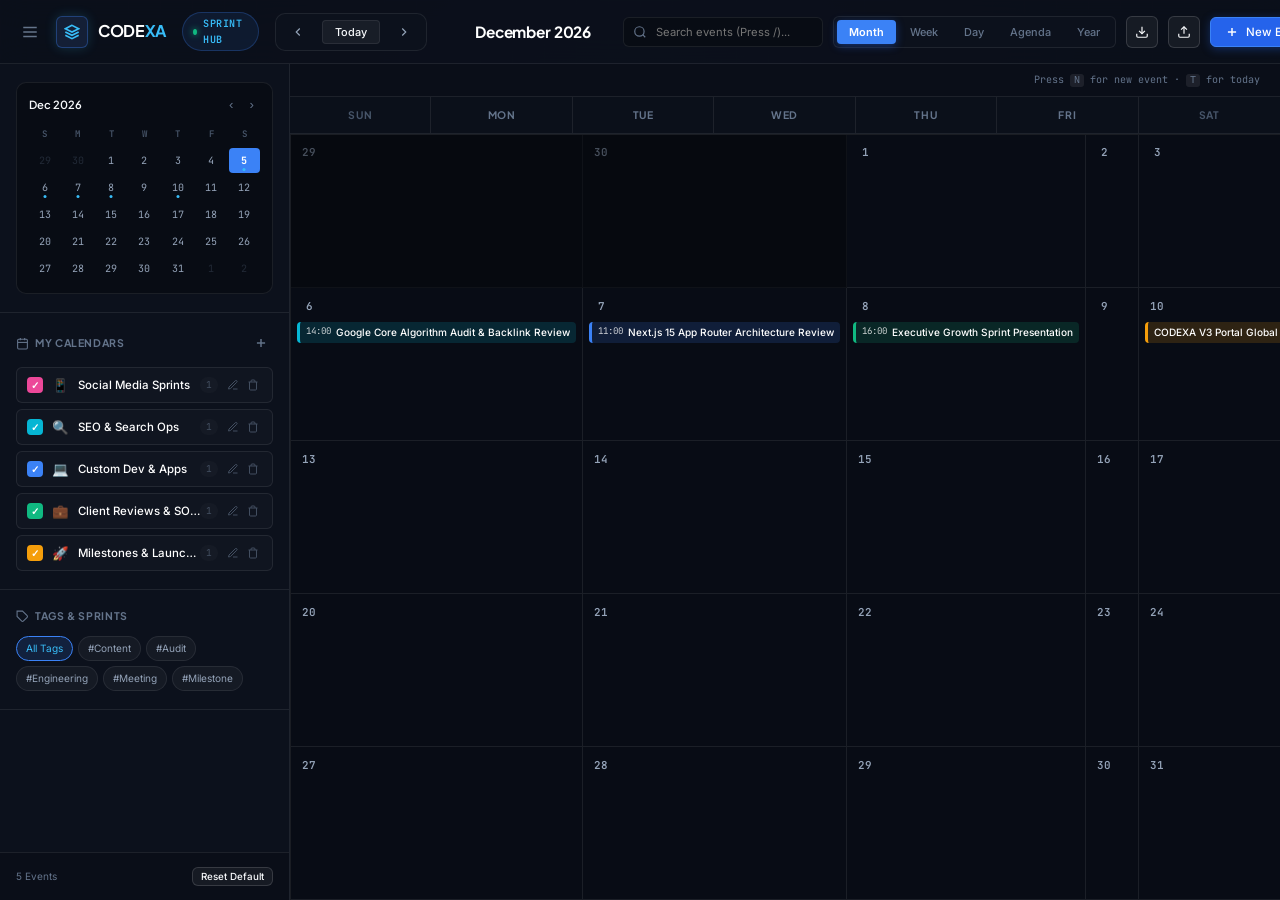
<file: CODEXA-UIUX-Website/calendar.html>
<!DOCTYPE html>
<html lang="en">
<head>
  <meta charset="UTF-8">
  <meta name="viewport" content="width=device-width, initial-scale=1.0">
  <meta name="description" content="CODEXA Multi-Calendar & Sprint Engine — Manage custom calendars, customize labels and colors, and schedule client & engineering sprints.">
  <meta name="theme-color" content="#070a10">
  <title>CODEXA — Multi-Calendar &amp; Sprint Engine</title>

  <!-- Google Fonts: Plus Jakarta Sans, Inter, JetBrains Mono -->
  <link rel="preconnect" href="https://fonts.googleapis.com">
  <link rel="preconnect" href="https://fonts.gstatic.com" crossorigin>
  <link href="https://fonts.googleapis.com/css2?family=Inter:wght@300;400;500;600;700&family=JetBrains+Mono:wght@400;500;600;700&family=Plus+Jakarta+Sans:wght@500;600;700;800&display=swap" rel="stylesheet">

  <link rel="stylesheet" href="calendar.css">
</head>
<body>

  <div class="ambient-glow"></div>

  <!-- ==========================================================================
       APP HEADER / TOP CONTROL BAR
       ========================================================================== -->
  <header class="cal-app-header">
    <div class="cal-header-left">
      <button class="action-icon-btn mobile-menu-btn" id="mobileMenuToggle" title="Toggle Sidebar">
        <svg width="18" height="18" viewBox="0 0 24 24" fill="none" stroke="currentColor" stroke-width="2"><line x1="3" y1="12" x2="21" y2="12"/><line x1="3" y1="6" x2="21" y2="6"/><line x1="3" y1="18" x2="21" y2="18"/></svg>
      </button>

      <a href="index.html" class="brand-link" title="Return to CODEXA Home">
        <div class="brand-mark">
          <svg width="16" height="16" viewBox="0 0 24 24" fill="none" stroke="currentColor" stroke-width="2.5">
            <polygon points="12 2 2 7 12 12 22 7 12 2"></polygon>
            <polyline points="2 17 12 22 22 17"></polyline>
            <polyline points="2 12 12 17 22 12"></polyline>
          </svg>
        </div>
        <span class="brand-title">CODE<span>XA</span></span>
      </a>

      <span class="nav-badge-pill">
        <span style="width:6px; height:6px; border-radius:50%; background:var(--brand-emerald); box-shadow:0 0 6px var(--brand-emerald);"></span>
        Sprint Hub
      </span>

      <!-- Date Period Navigator -->
      <div class="cal-nav-controls">
        <button class="nav-btn" id="prevPeriodBtn" title="Previous (Left Arrow)">
          <svg width="14" height="14" viewBox="0 0 24 24" fill="none" stroke="currentColor" stroke-width="2"><polyline points="15 18 9 12 15 6"/></svg>
        </button>
        <button class="today-btn" id="todayBtn" title="Shortcut: T">Today</button>
        <button class="nav-btn" id="nextPeriodBtn" title="Next (Right Arrow)">
          <svg width="14" height="14" viewBox="0 0 24 24" fill="none" stroke="currentColor" stroke-width="2"><polyline points="9 18 15 12 9 6"/></svg>
        </button>
      </div>

      <div class="current-period-label" id="currentPeriodLabel">Loading...</div>
    </div>

    <!-- Header Right Actions & View Switcher -->
    <div class="cal-header-right">
      <!-- Search Input -->
      <div class="search-wrapper">
        <svg class="search-icon" width="14" height="14" viewBox="0 0 24 24" fill="none" stroke="currentColor" stroke-width="2"><circle cx="11" cy="11" r="8"/><line x1="21" y1="21" x2="16.65" y2="16.65"/></svg>
        <input type="text" class="search-input" id="eventSearchInput" placeholder="Search events (Press /)...">
      </div>

      <!-- View Switcher -->
      <div class="view-switcher" role="tablist">
        <button class="view-btn active" data-view="month" title="Shortcut: M">Month</button>
        <button class="view-btn" data-view="week" title="Shortcut: W">Week</button>
        <button class="view-btn" data-view="day" title="Shortcut: D">Day</button>
        <button class="view-btn" data-view="agenda" title="Shortcut: A">Agenda</button>
        <button class="view-btn" data-view="year" title="Shortcut: Y">Year</button>
      </div>

      <!-- Export ICS -->
      <button class="btn btn-secondary btn-icon-only" id="btnExportData" title="Export to .ICS (Google / Apple Calendar / Outlook)">
        <svg width="15" height="15" viewBox="0 0 24 24" fill="none" stroke="currentColor" stroke-width="2"><path d="M21 15v4a2 2 0 0 1-2 2H5a2 2 0 0 1-2-2v-4"/><polyline points="7 10 12 15 17 10"/><line x1="12" y1="15" x2="12" y2="3"/></svg>
      </button>

      <!-- Import JSON -->
      <button class="btn btn-secondary btn-icon-only" id="btnImportData" title="Import JSON Backup">
        <svg width="15" height="15" viewBox="0 0 24 24" fill="none" stroke="currentColor" stroke-width="2"><path d="M21 15v4a2 2 0 0 1-2 2H5a2 2 0 0 1-2-2v-4"/><polyline points="17 8 12 3 7 8"/><line x1="12" y1="3" x2="12" y2="15"/></svg>
      </button>
      <input type="file" id="fileImportInput" accept=".json" style="display: none;">

      <!-- Create New Event CTA -->
      <button class="btn btn-primary" id="btnOpenNewEventModal" title="Shortcut: N">
        <svg width="14" height="14" viewBox="0 0 24 24" fill="none" stroke="currentColor" stroke-width="2.5"><line x1="12" y1="5" x2="12" y2="19"/><line x1="5" y1="12" x2="19" y2="12"/></svg>
        New Event
      </button>
    </div>
  </header>

  <!-- ==========================================================================
       MAIN APP LAYOUT: SIDEBAR + VIEWPORT
       ========================================================================== -->
  <div class="cal-app-layout">
    
    <!-- LEFT SIDEBAR: MULTI-CALENDAR MANAGEMENT -->
    <aside class="cal-sidebar" id="calSidebar">
      <!-- Mini Calendar Datepicker -->
      <div class="sidebar-section">
        <div class="mini-cal-container">
          <div class="mini-cal-nav">
            <span class="mini-cal-month" id="miniCalMonthLabel">Month Year</span>
            <div style="display: flex; gap: 4px;">
              <button class="mini-cal-btn" id="miniCalPrevBtn">‹</button>
              <button class="mini-cal-btn" id="miniCalNextBtn">›</button>
            </div>
          </div>
          <div class="mini-cal-grid" id="miniCalGrid"></div>
        </div>
      </div>

      <!-- Custom Calendars Manager -->
      <div class="sidebar-section">
        <div class="sidebar-header-row">
          <span class="sidebar-title">
            <svg width="13" height="13" viewBox="0 0 24 24" fill="none" stroke="currentColor" stroke-width="2"><rect x="3" y="4" width="18" height="18" rx="2" ry="2"/><line x1="16" y1="2" x2="16" y2="6"/><line x1="8" y1="2" x2="8" y2="6"/><line x1="3" y1="10" x2="21" y2="10"/></svg>
            My Calendars
          </span>
          <button class="action-icon-btn" id="btnAddCalendar" title="Add Custom Calendar">
            <svg width="14" height="14" viewBox="0 0 24 24" fill="none" stroke="currentColor" stroke-width="2.5"><line x1="12" y1="5" x2="12" y2="19"/><line x1="5" y1="12" x2="19" y2="12"/></svg>
          </button>
        </div>

        <!-- Dynamic List of Calendars (CRUD) -->
        <div class="calendars-list" id="calendarsList"></div>
      </div>

      <!-- Categories & Tag Filters -->
      <div class="sidebar-section">
        <div class="sidebar-header-row">
          <span class="sidebar-title">
            <svg width="13" height="13" viewBox="0 0 24 24" fill="none" stroke="currentColor" stroke-width="2"><path d="M20.59 13.41l-7.17 7.17a2 2 0 0 1-2.83 0L2 12V2h10l8.59 8.59a2 2 0 0 1 0 2.82z"/><line x1="7" y1="7" x2="7.01" y2="7"/></svg>
            Tags &amp; Sprints
          </span>
        </div>
        <div class="tags-filter-list" id="tagsFilterList"></div>
      </div>

      <!-- Sidebar Footer -->
      <div class="sidebar-footer">
        <span id="totalEventsCountBadge">0 Events</span>
        <button class="btn btn-secondary btn-sm" id="btnResetData" style="font-size: 0.7rem; padding: 3px 8px;">Reset Default</button>
      </div>
    </aside>

    <!-- MAIN CALENDAR VIEWPORT -->
    <main class="cal-main-viewport">
      <!-- Active Filter Status Bar -->
      <div class="filter-status-bar" id="filterStatusBar">
        <div class="active-filters-chips" id="filterChipsContainer"></div>
        <div style="font-family: var(--font-mono); font-size: 0.72rem;">
          Press <kbd style="background: rgba(255,255,255,0.08); padding: 1px 4px; border-radius: 3px;">N</kbd> for new event · <kbd style="background: rgba(255,255,255,0.08); padding: 1px 4px; border-radius: 3px;">T</kbd> for today
        </div>
      </div>

      <!-- Dynamic Calendar Container -->
      <div class="cal-view-container" id="calViewContainer"></div>
    </main>

  </div>

  <!-- ==========================================================================
       MODALS
       ========================================================================== -->

  <!-- 1. CREATE / CUSTOMIZE CALENDAR MODAL -->
  <div class="modal-overlay" id="calendarModal">
    <div class="modal-dialog">
      <div class="modal-header">
        <h3 class="modal-title" id="calendarModalTitle">
          <span>🎨</span> Create New Calendar
        </h3>
        <button class="modal-close-btn" data-close-modal>×</button>
      </div>
      <form id="calendarForm">
        <div class="modal-body">
          <div class="form-group">
            <label class="form-label" for="calNameInput">Calendar Label / Name *</label>
            <input type="text" class="form-input" id="calNameInput" placeholder="e.g. Content Sprints, Client Milestones..." required>
          </div>

          <div class="form-group">
            <label class="form-label">Color Theme Accent</label>
            <div class="color-picker-grid" id="colorSwatchesGrid"></div>
            <div style="display: flex; align-items: center; gap: 8px; margin-top: 6px;">
              <span style="font-size: 0.72rem; color: var(--text-muted);">Custom HEX:</span>
              <input type="text" class="form-input" id="calColorInput" style="width: 110px; padding: 4px 8px; font-family: var(--font-mono); font-size: 0.76rem;" value="#3b82f6">
            </div>
          </div>

          <div class="form-group">
            <label class="form-label">Calendar Icon Badge</label>
            <div class="icon-picker-grid" id="iconPickerGrid"></div>
            <input type="hidden" id="calIconInput" value="📅">
          </div>

          <div class="form-group">
            <label class="form-label" for="calDescInput">Description / Scope Notes</label>
            <textarea class="form-textarea" id="calDescInput" placeholder="Briefly describe what tasks and events belong to this calendar..."></textarea>
          </div>
        </div>
        <div class="modal-footer">
          <button type="button" class="btn btn-secondary" data-close-modal>Cancel</button>
          <button type="submit" class="btn btn-primary">Save Calendar</button>
        </div>
      </form>
    </div>
  </div>

  <!-- 2. CREATE / EDIT EVENT MODAL -->
  <div class="modal-overlay" id="eventModal">
    <div class="modal-dialog">
      <div class="modal-header">
        <h3 class="modal-title" id="eventModalTitle">
          <span>📅</span> Create New Event
        </h3>
        <button class="modal-close-btn" data-close-modal>×</button>
      </div>
      <form id="eventForm">
        <div class="modal-body">
          <div class="form-group">
            <label class="form-label" for="evtTitleInput">Event Title *</label>
            <input type="text" class="form-input" id="evtTitleInput" placeholder="e.g. Q4 Sprint Planning / Client Review" required>
          </div>

          <div class="form-group">
            <label class="form-label" for="evtCalSelect">Assigned Calendar *</label>
            <select class="form-select" id="evtCalSelect" required></select>
          </div>

          <div class="form-group-row">
            <div class="form-group">
              <label class="form-label" for="evtStartDateInput">Start Date *</label>
              <input type="date" class="form-input" id="evtStartDateInput" required>
            </div>
            <div class="form-group">
              <label class="form-label" for="evtStartTimeInput">Start Time</label>
              <input type="time" class="form-input" id="evtStartTimeInput" value="10:00">
            </div>
          </div>

          <div class="form-group-row">
            <div class="form-group">
              <label class="form-label" for="evtEndDateInput">End Date</label>
              <input type="date" class="form-input" id="evtEndDateInput">
            </div>
            <div class="form-group">
              <label class="form-label" for="evtEndTimeInput">End Time</label>
              <input type="time" class="form-input" id="evtEndTimeInput" value="11:00">
            </div>
          </div>

          <div style="display: flex; align-items: center; gap: 8px;">
            <input type="checkbox" id="evtAllDayCheckbox" style="cursor: pointer;">
            <label for="evtAllDayCheckbox" style="font-size: 0.78rem; color: var(--text-primary); cursor: pointer;">All-Day Event</label>
          </div>

          <div class="form-group-row">
            <div class="form-group">
              <label class="form-label" for="evtPrioritySelect">Priority Level</label>
              <select class="form-select" id="evtPrioritySelect">
                <option value="Low">Low</option>
                <option value="Medium">Medium</option>
                <option value="High" selected>High</option>
                <option value="Urgent">Urgent 🔥</option>
              </select>
            </div>
            <div class="form-group">
              <label class="form-label" for="evtCategoryInput">Category / Sprint Tag</label>
              <input type="text" class="form-input" id="evtCategoryInput" placeholder="e.g. Sprint, Content, SEO, Client">
            </div>
          </div>

          <div class="form-group">
            <label class="form-label" for="evtLocationInput">Location / Meeting Link</label>
            <input type="text" class="form-input" id="evtLocationInput" placeholder="e.g. Google Meet, Zoom, Studio A">
          </div>

          <div class="form-group">
            <label class="form-label" for="evtAttendeesInput">Assignees / Attendees</label>
            <input type="text" class="form-input" id="evtAttendeesInput" placeholder="e.g. Alex, Maria, Dave">
          </div>

          <div class="form-group">
            <label class="form-label" for="evtDescInput">Description &amp; Agenda</label>
            <textarea class="form-textarea" id="evtDescInput" placeholder="Add detailed sprint deliverables, action items, or meeting agenda..."></textarea>
          </div>
        </div>
        <div class="modal-footer">
          <button type="button" class="btn btn-secondary" data-close-modal>Cancel</button>
          <button type="submit" class="btn btn-primary">Save Event</button>
        </div>
      </form>
    </div>
  </div>

  <!-- 3. EVENT DETAILS MODAL -->
  <div class="modal-overlay" id="eventDetailsModal">
    <div class="modal-dialog">
      <div class="modal-header">
        <h3 class="modal-title">Event Overview</h3>
        <button class="modal-close-btn" data-close-modal>×</button>
      </div>
      <div class="modal-body" id="eventDetailsBody"></div>
      <div class="modal-footer" style="justify-content: space-between;">
        <button type="button" class="btn btn-danger" id="btnDeleteFromDetails">Delete</button>
        <div style="display: flex; gap: 8px;">
          <button type="button" class="btn btn-secondary" data-close-modal>Close</button>
          <button type="button" class="btn btn-primary" id="btnEditFromDetails">Edit Event</button>
        </div>
      </div>
    </div>
  </div>

  <!-- 4. DELETE CALENDAR SAFETY MODAL -->
  <div class="modal-overlay" id="deleteCalModal">
    <div class="modal-dialog">
      <div class="modal-header">
        <h3 class="modal-title" style="color: var(--brand-rose);">⚠️ Delete Calendar</h3>
        <button class="modal-close-btn" data-close-modal>×</button>
      </div>
      <div class="modal-body">
        <p style="font-size: 0.88rem; color: var(--text-primary); margin-bottom: 12px;">
          Are you sure you want to delete calendar <b id="deleteCalNameSpan" style="color: #fff;"></b>?
        </p>
        <div class="form-group">
          <label class="form-label" for="deleteCalReassignSelect">What should happen to existing events?</label>
          <select class="form-select" id="deleteCalReassignSelect"></select>
        </div>
      </div>
      <div class="modal-footer">
        <button type="button" class="btn btn-secondary" data-close-modal>Cancel</button>
        <button type="button" class="btn btn-danger" id="btnConfirmDeleteCal">Delete Calendar</button>
      </div>
    </div>
  </div>

  <!-- Toast Notification Hub -->
  <div class="toast-container" id="toastContainer"></div>

  <script src="calendar.js"></script>
</body>
</html>
</file>
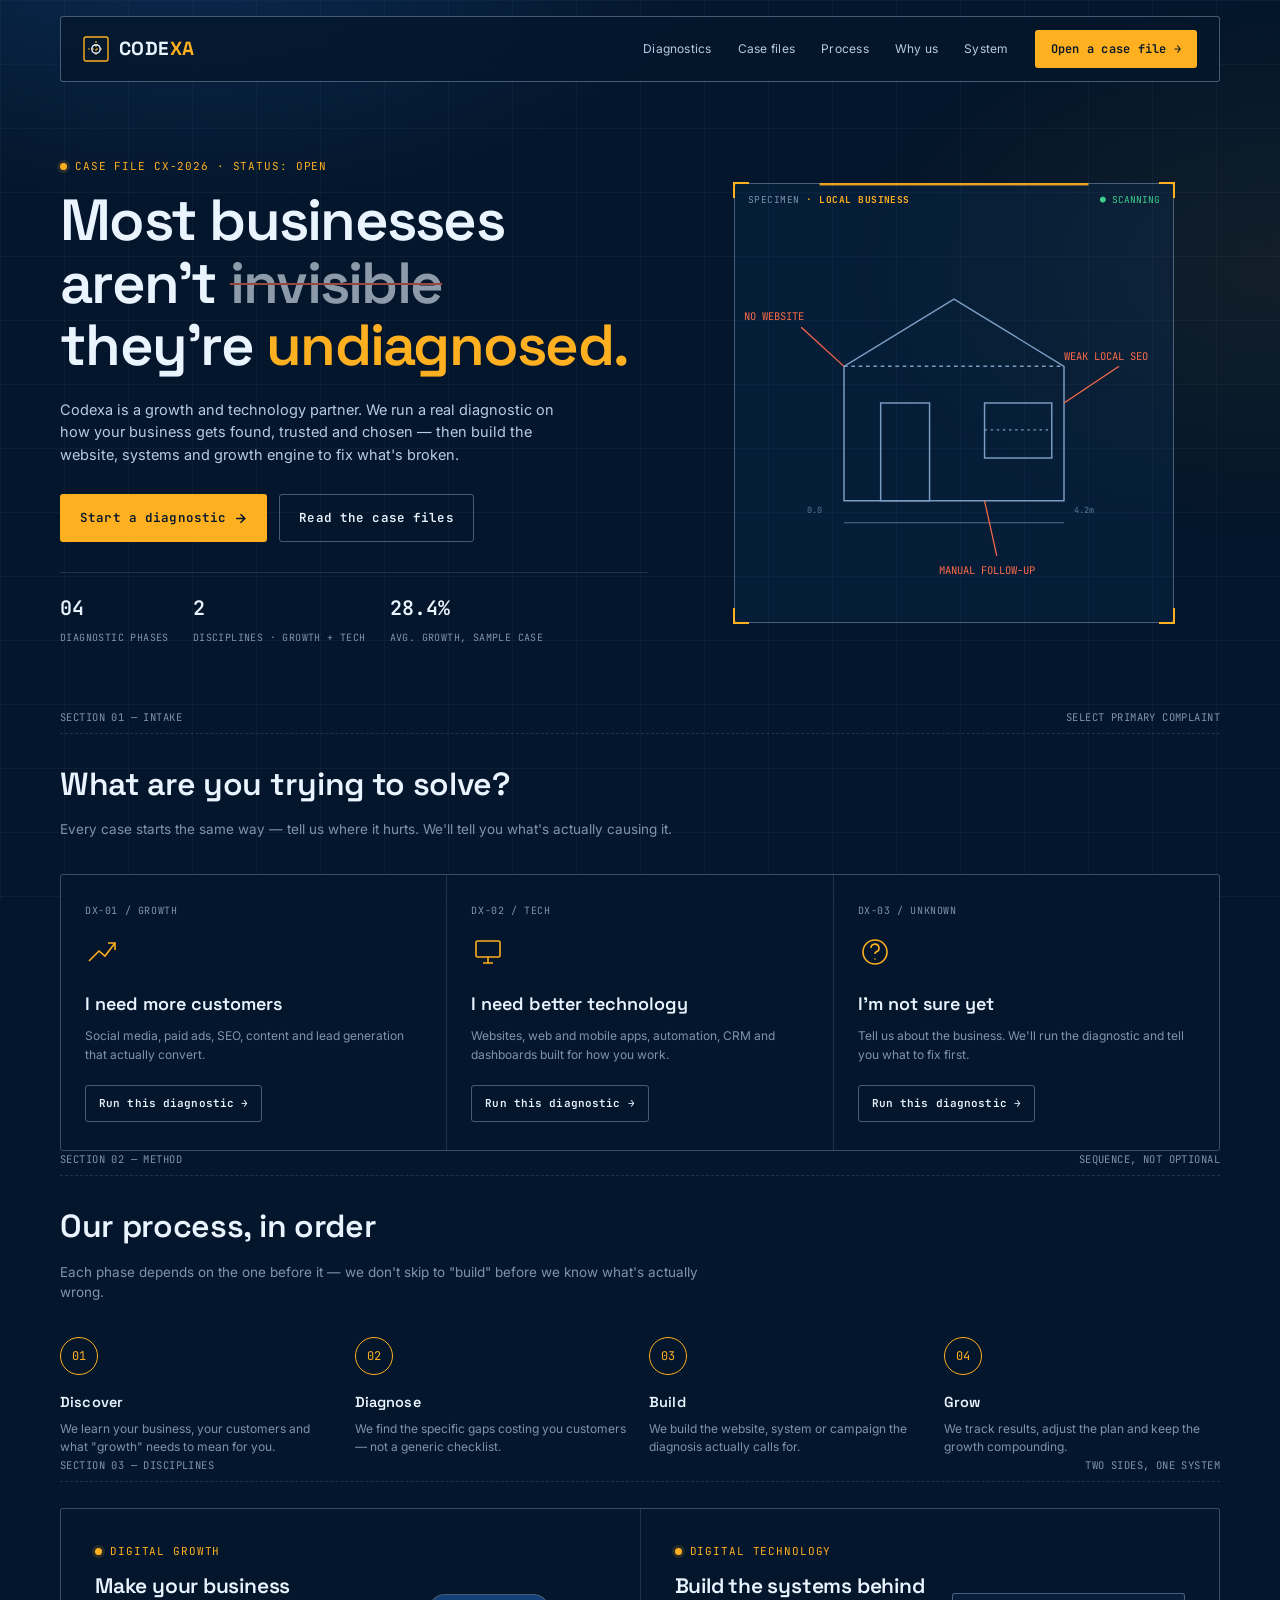
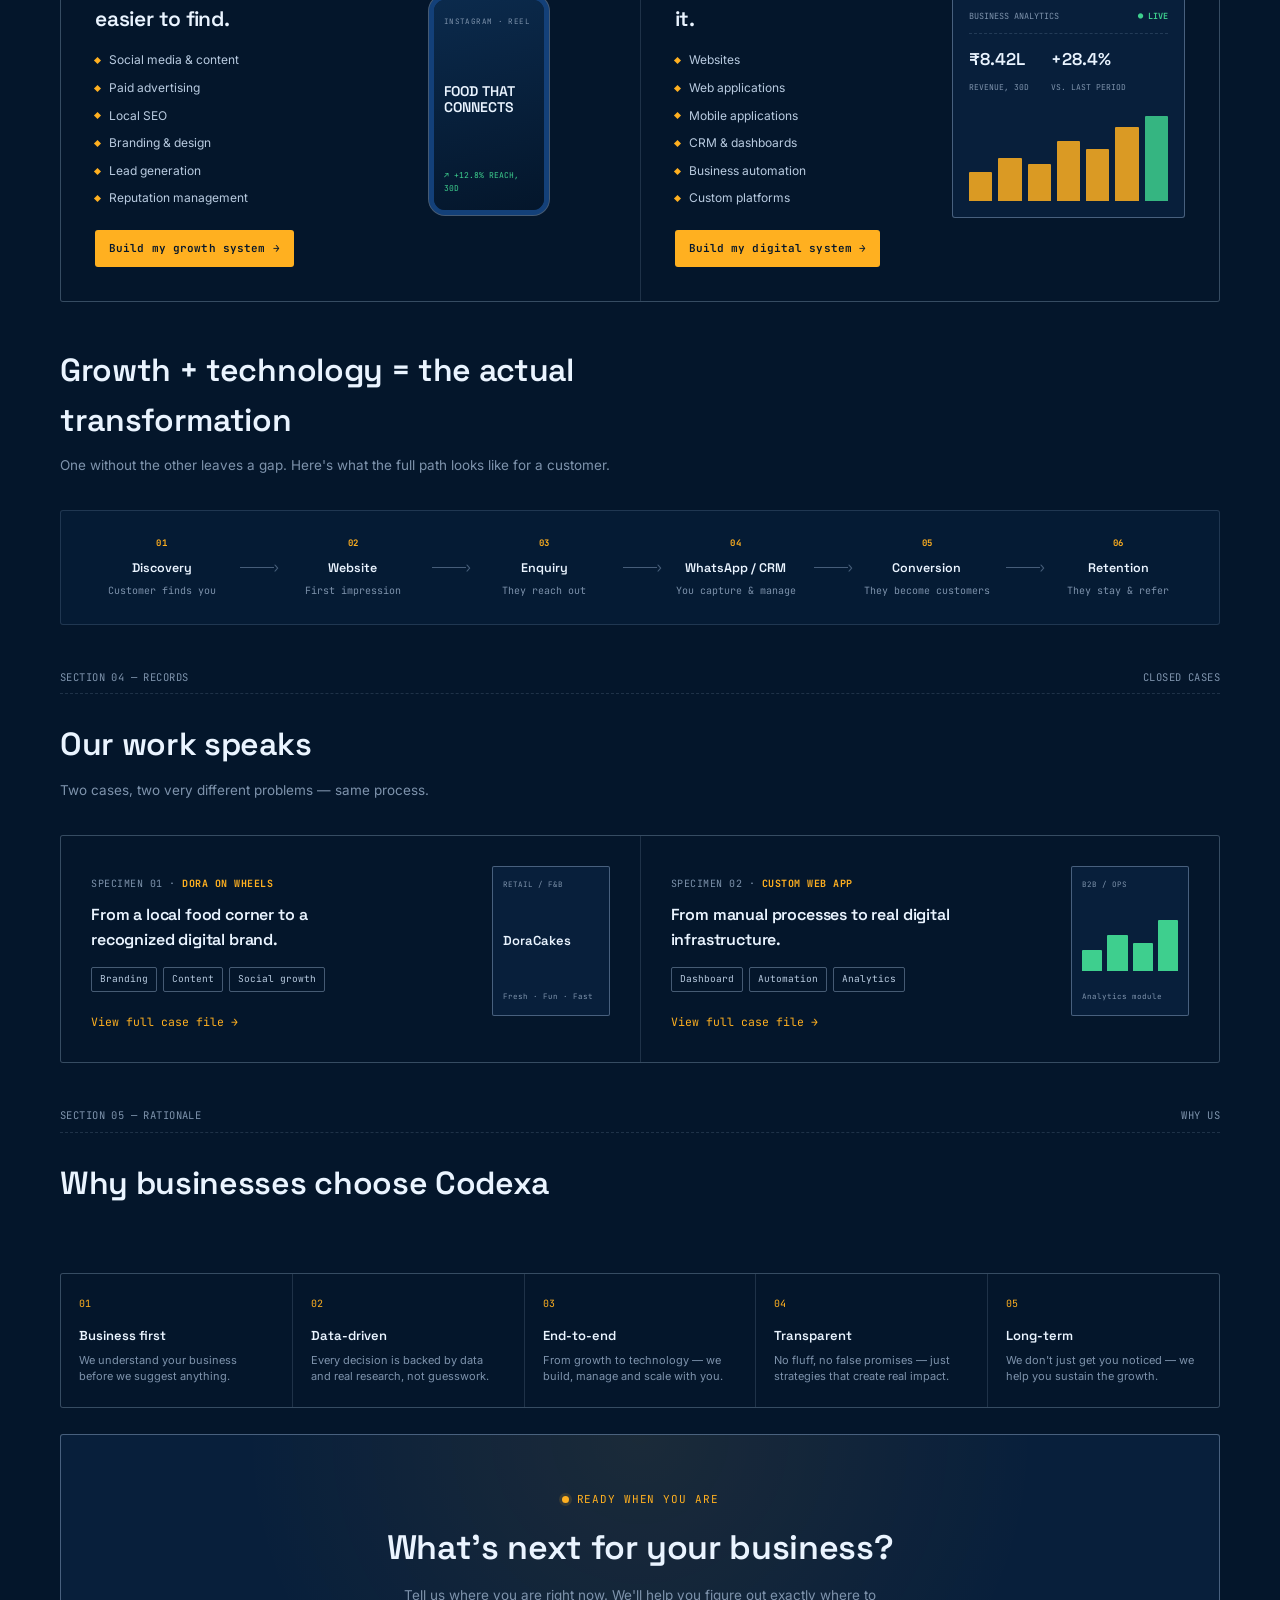
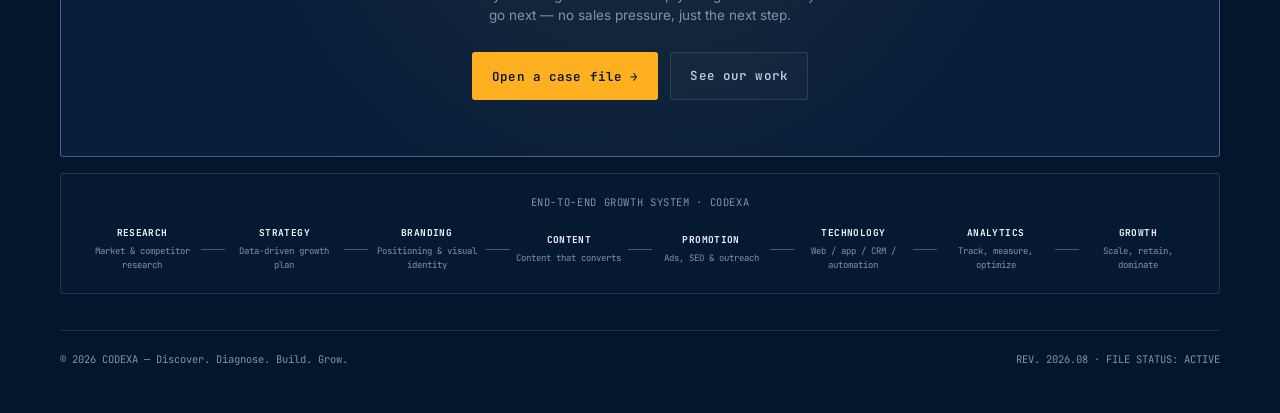
<file: CODEXA-UIUX-Website/index2.html>
<!DOCTYPE html>
<html lang="en">
<head>
<meta charset="UTF-8">
<meta name="viewport" content="width=device-width, initial-scale=1.0">
<meta name="description" content="CODEXA — a digital growth and technology partner. We diagnose what's holding your business back, then build the website, systems and growth engine to fix it.">
<meta name="theme-color" content="#061B33">
<title>CODEXA — Discover. Diagnose. Build. Grow.</title>
<link rel="preconnect" href="https://fonts.googleapis.com">
<link rel="preconnect" href="https://fonts.gstatic.com" crossorigin>
<link href="https://fonts.googleapis.com/css2?family=Space+Grotesk:wght@500;600;700&family=Inter:wght@400;500;600;700&family=JetBrains+Mono:wght@400;500;600&display=swap" rel="stylesheet">
<style>
:root{
  --ink:#EAF4FF; --ink-dim:#B9CBE0; --muted:#7E93AC;
  --blue-950:#04162B; --blue-900:#081F3B; --blue-850:#0B2A4C; --blue-800:#0F3560; --blue-750:#134079;
  --line:rgba(197,222,255,.14); --line-strong:rgba(197,222,255,.34);
  --amber:#FFB020; --amber-dim:rgba(255,176,32,.14);
  --coral:#FF6B4A; --coral-dim:rgba(255,107,74,.14);
  --green:#3ECF8E; --green-dim:rgba(62,207,142,.14);
  --radius:3px;
}
*{box-sizing:border-box}
html{scroll-behavior:smooth}
body{
  margin:0;background:var(--blue-950);color:var(--ink);
  font-family:'Inter',system-ui,sans-serif;line-height:1.55;overflow-x:hidden;
}
@media (prefers-reduced-motion: reduce){
  *,*::before,*::after{animation-duration:.001ms !important;animation-iteration-count:1 !important;transition-duration:.001ms !important;scroll-behavior:auto !important}
}
/* blueprint grid */
body::before{
  content:"";position:fixed;inset:0;pointer-events:none;z-index:-2;
  background-image:
    linear-gradient(var(--line) 1px,transparent 1px),
    linear-gradient(90deg,var(--line) 1px,transparent 1px);
  background-size:64px 64px;opacity:.35;
}
body::after{
  content:"";position:fixed;inset:0;pointer-events:none;z-index:-1;
  background:radial-gradient(ellipse 900px 500px at 15% -10%,rgba(19,64,121,.55),transparent 60%),
             radial-gradient(ellipse 800px 500px at 100% 30%,rgba(255,176,32,.06),transparent 55%);
}
::selection{background:var(--amber);color:var(--blue-950)}
a{color:inherit}
.mono{font-family:'JetBrains Mono',monospace}
.container{width:min(1160px,calc(100% - 40px));margin-inline:auto}

/* ---------- registration / crop marks ---------- */
.reg-marks{position:absolute;inset:14px;pointer-events:none;z-index:0}
.reg-marks i{position:absolute;width:14px;height:14px;font-style:normal}
.reg-marks i::before,.reg-marks i::after{content:"";position:absolute;background:var(--line-strong)}
.reg-marks i::before{width:14px;height:1px;top:6.5px;left:0}
.reg-marks i::after{width:1px;height:14px;left:6.5px;top:0}
.reg-marks .tl{top:0;left:0}.reg-marks .tr{top:0;right:0}
.reg-marks .bl{bottom:0;left:0}.reg-marks .br{bottom:0;right:0}

/* ---------- header ---------- */
.site-header{
  width:min(1160px,calc(100% - 40px));margin:16px auto 0;min-height:66px;padding:0 22px;
  display:flex;align-items:center;justify-content:space-between;
  border:1px solid var(--line-strong);border-radius:var(--radius);
  background:rgba(4,22,43,.82);backdrop-filter:blur(16px);position:sticky;top:12px;z-index:50;
}
.brand{display:flex;align-items:center;gap:10px;text-decoration:none}
.brand-mark{width:26px;height:26px;flex:none}
.brand-word{font-family:'Space Grotesk',sans-serif;font-size:19px;font-weight:700;letter-spacing:.02em;color:var(--ink)}
.brand-word span{color:var(--amber)}
.brand-tag{display:none}
.nav{display:flex;gap:26px;align-items:center}
.nav a:not(.nav-cta){font-size:12px;color:var(--ink-dim);text-decoration:none;transition:color .2s;letter-spacing:.02em;position:relative;padding:4px 0}
.nav a:not(.nav-cta):hover{color:var(--amber)}
.nav-cta{
  display:inline-flex;align-items:center;gap:8px;padding:10px 16px;border-radius:var(--radius);
  background:var(--amber);color:var(--blue-950);font-weight:600;font-size:12px;text-decoration:none;
  font-family:'JetBrains Mono',monospace;letter-spacing:.02em;transition:filter .2s,transform .2s;
}
.nav-cta:hover{filter:brightness(1.08);transform:translateY(-1px)}
.menu-toggle{display:none;background:none;border:1px solid var(--line-strong);border-radius:var(--radius);width:38px;height:34px;align-items:center;justify-content:center;flex-direction:column;gap:4px;cursor:pointer}
.menu-toggle span{display:block;width:16px;height:1.5px;background:var(--ink)}

/* ---------- buttons ---------- */
.btn{
  display:inline-flex;align-items:center;justify-content:center;gap:8px;border-radius:var(--radius);
  padding:13px 19px;font-weight:600;font-size:12.5px;text-decoration:none;border:1px solid transparent;
  cursor:pointer;font-family:'JetBrains Mono',monospace;letter-spacing:.01em;transition:transform .2s,filter .2s,background .2s,border-color .2s;
}
.btn:hover{transform:translateY(-2px)}
.btn-primary{background:var(--amber);color:var(--blue-950)}
.btn-primary:hover{filter:brightness(1.07)}
.btn-outline{border-color:var(--line-strong);background:transparent;color:var(--ink)}
.btn-outline:hover{border-color:var(--amber);color:var(--amber)}
.btn-ghost{border-color:var(--line);background:rgba(255,255,255,.02);color:var(--ink-dim)}
.btn-ghost:hover{border-color:var(--line-strong);color:var(--ink)}
.btn.small{padding:9px 13px;font-size:11px}
.btn svg{width:13px;height:13px}

/* ---------- eyebrow / section labels ---------- */
.eyebrow{
  font-family:'JetBrains Mono',monospace;font-size:11px;letter-spacing:.08em;color:var(--amber);
  margin:0 0 14px;display:flex;align-items:center;gap:8px;text-transform:uppercase;
}
.eyebrow::before{content:"";width:7px;height:7px;border-radius:50%;background:currentColor;box-shadow:0 0 0 3px var(--amber-dim)}
.section-head{max-width:640px;margin-bottom:34px}
.section-head h2{font-family:'Space Grotesk',sans-serif;font-size:clamp(24px,3vw,32px);font-weight:600;margin:0 0 10px;letter-spacing:-.01em}
.section-head p{color:var(--muted);font-size:13.5px;margin:0}
.file-tag{
  font-family:'JetBrains Mono',monospace;font-size:10.5px;color:var(--muted);letter-spacing:.04em;
  display:flex;justify-content:space-between;padding-bottom:8px;margin-bottom:26px;border-bottom:1px dashed var(--line);
}

/* ---------- hero ---------- */
.hero{min-height:520px;padding:76px 0 60px;display:grid;grid-template-columns:1.05fr .95fr;gap:40px;align-items:center;position:relative}
.hero-copy h1{font-family:'Space Grotesk',sans-serif;font:600 clamp(36px,4.6vw,58px)/1.08 'Space Grotesk';letter-spacing:-.03em;max-width:640px;margin:0}
.hero-copy h1 em{font-style:normal;color:var(--amber)}
.hero-copy h1 .strike{text-decoration:line-through;text-decoration-color:var(--coral);text-decoration-thickness:2px;opacity:.6}
.hero-text{max-width:500px;color:var(--ink-dim);font-size:14.5px;margin:22px 0 28px}
.hero-actions{display:flex;gap:12px;flex-wrap:wrap;margin-bottom:30px}
.hero-meta{display:flex;gap:24px;flex-wrap:wrap;padding-top:20px;border-top:1px solid var(--line)}
.hero-meta div{font-family:'JetBrains Mono',monospace}
.hero-meta b{display:block;font-size:20px;color:var(--ink);font-weight:600}
.hero-meta span{font-size:10px;color:var(--muted);letter-spacing:.04em}

/* ---------- diagnostic scan visual ---------- */
.scan-wrap{position:relative;aspect-ratio:1/1;max-width:440px;margin-inline:auto;width:100%}
.scan-frame{position:absolute;inset:0;border:1px solid var(--line-strong);border-radius:var(--radius);background:rgba(15,53,96,.25)}
.scan-corner{position:absolute;width:16px;height:16px}
.scan-corner::before,.scan-corner::after{content:"";position:absolute;background:var(--amber)}
.scan-corner::before{width:16px;height:2px}
.scan-corner::after{width:2px;height:16px}
.scan-corner.c-tl{top:-1px;left:-1px}
.scan-corner.c-tr{top:-1px;right:-1px}
.scan-corner.c-tr::before,.scan-corner.c-tr::after{right:0}
.scan-corner.c-bl{bottom:-1px;left:-1px}
.scan-corner.c-bl::before,.scan-corner.c-bl::after{bottom:0}
.scan-corner.c-br{bottom:-1px;right:-1px}
.scan-corner.c-br::before,.scan-corner.c-br::after{bottom:0;right:0}
.scan-label{position:absolute;top:10px;left:14px;font-family:'JetBrains Mono',monospace;font-size:9.5px;color:var(--muted);letter-spacing:.05em}
.scan-label b{color:var(--amber)}
.scan-status{position:absolute;top:10px;right:14px;font-family:'JetBrains Mono',monospace;font-size:9.5px;color:var(--green)}
.scan-svg{position:absolute;inset:0;width:100%;height:100%;overflow:visible}
.scan-line{animation:scanmove 6s ease-in-out infinite}
@keyframes scanmove{
  0%,4%{transform:translateY(30px);opacity:1}
  46%{transform:translateY(330px);opacity:1}
  50%,54%{opacity:0}
  55%{transform:translateY(30px)}
  96%{transform:translateY(330px);opacity:1}
  100%{transform:translateY(330px);opacity:0}
}
.tag-before{animation:tagbefore 6s ease-in-out infinite}
.tag-after{animation:tagafter 6s ease-in-out infinite;opacity:0}
@keyframes tagbefore{0%,42%{opacity:1}48%,100%{opacity:0}}
@keyframes tagafter{0%,52%{opacity:0}58%,96%{opacity:1}100%{opacity:0}}
.callout-text{font-family:'JetBrains Mono',monospace;font-size:8.6px}
@media (prefers-reduced-motion: reduce){
  .scan-line{animation:none;transform:translateY(330px);opacity:1}
  .tag-before{animation:none;opacity:0}
  .tag-after{animation:none;opacity:1}
}

/* ---------- diagnostic cards (solutions) ---------- */
.diag-grid{display:grid;grid-template-columns:repeat(3,1fr);gap:1px;background:var(--line);border:1px solid var(--line);border-radius:var(--radius);overflow:hidden}
.diag-card{padding:28px 24px;background:var(--blue-950);position:relative;transition:background .25s}
.diag-card:hover{background:var(--blue-900)}
.diag-card .idx{font-family:'JetBrains Mono',monospace;font-size:10px;color:var(--muted);letter-spacing:.06em;margin-bottom:16px;display:block}
.diag-card h3{font-family:'Space Grotesk',sans-serif;font-size:18px;font-weight:600;margin:0 0 10px}
.diag-card p{color:var(--muted);font-size:12px;margin:0 0 20px;min-height:34px}
.diag-glyph{width:34px;height:34px;margin-bottom:14px}

/* ---------- process ---------- */
.process-strip{position:relative;padding:36px 0 10px}
.process-line{position:absolute;top:52px;left:0;right:0;height:1px;background:var(--line-strong);background-image:linear-gradient(90deg,var(--line-strong) 60%,transparent 0);background-size:10px 1px;display:none}
.process-grid{display:grid;grid-template-columns:repeat(4,1fr);gap:18px}
.process-step{position:relative}
.process-num{
  width:38px;height:38px;border-radius:50%;border:1px solid var(--amber);display:flex;align-items:center;justify-content:center;
  font-family:'JetBrains Mono',monospace;font-size:12px;color:var(--amber);margin-bottom:16px;background:var(--blue-950);position:relative;z-index:1;
}
.process-step h4{font-family:'Space Grotesk',sans-serif;font-size:14.5px;font-weight:600;margin:0 0 6px;letter-spacing:.01em}
.process-step p{font-size:12px;color:var(--muted);margin:0}

/* ---------- dual services ---------- */
.dual-services{display:grid;grid-template-columns:1fr 1fr;gap:1px;background:var(--line);border:1px solid var(--line);border-radius:var(--radius);overflow:hidden;margin-top:20px}
.service-panel{background:var(--blue-950);padding:34px;display:grid;grid-template-columns:1.05fr .95fr;gap:20px}
.service-panel .eyebrow{margin-bottom:10px}
.service-panel h2{font-family:'Space Grotesk',sans-serif;font-size:21px;font-weight:600;margin:0 0 16px;letter-spacing:-.01em}
.service-panel ul{list-style:none;padding:0;margin:0 0 22px}
.service-panel li{font-size:12px;color:var(--ink-dim);margin:9px 0;display:flex;align-items:center;gap:9px}
.service-panel li::before{content:"";width:5px;height:5px;background:var(--amber);flex:none;transform:rotate(45deg)}
.visual{position:relative;display:grid;place-items:center;min-height:230px}
.phone{width:120px;height:220px;border:5px solid var(--blue-750);border-radius:16px;background:var(--blue-900);box-shadow:0 0 0 1px var(--line-strong)}
.phone-screen{height:100%;border-radius:11px;padding:16px 10px;background:linear-gradient(165deg,var(--blue-850),var(--blue-950));display:flex;flex-direction:column;justify-content:space-between}
.phone-screen .p-eyebrow{font-family:'JetBrains Mono',monospace;font-size:7.5px;color:var(--muted);letter-spacing:.05em}
.phone-screen strong{font-family:'Space Grotesk',sans-serif;font-size:14px;line-height:1.15;color:var(--ink);font-weight:600}
.phone-screen .p-stat{font-family:'JetBrains Mono',monospace;font-size:8px;color:var(--green)}
.dashboard{width:100%;border:1px solid var(--line-strong);border-radius:var(--radius);background:var(--blue-900);padding:16px;align-self:center}
.dash-head{display:flex;justify-content:space-between;align-items:center;font-family:'JetBrains Mono',monospace;font-size:8.5px;color:var(--muted);margin-bottom:12px;padding-bottom:10px;border-bottom:1px dashed var(--line)}
.dash-head b{color:var(--green)}
.dash-stats{display:flex;gap:22px;margin-bottom:14px}
.dash-stats div b{display:block;font-family:'Space Grotesk',sans-serif;font-size:17px;font-weight:600;color:var(--ink)}
.dash-stats div span{font-family:'JetBrains Mono',monospace;font-size:8px;color:var(--muted)}
.bars{height:90px;display:flex;align-items:end;gap:6px}
.bars i{flex:1;border-radius:1px 1px 0 0;background:var(--amber);opacity:.85;font-style:normal}
.bars i:last-child{background:var(--green)}

/* ---------- transformation journey ---------- */
.journey-wrap{margin-top:24px;padding:26px 22px;border:1px solid var(--line);border-radius:var(--radius);background:rgba(15,53,96,.18);overflow-x:auto}
.journey{display:flex;align-items:center;gap:0;min-width:720px}
.journey .jstep{flex:1;text-align:center;padding:0 6px}
.journey .jstep b{display:block;font-family:'JetBrains Mono',monospace;font-size:9px;color:var(--amber);letter-spacing:.05em;margin-bottom:8px}
.journey .jstep strong{display:block;font-family:'Space Grotesk',sans-serif;font-size:12.5px;font-weight:600;color:var(--ink)}
.journey .jstep span{display:block;font-size:10px;color:var(--muted);margin-top:4px}
.journey .jarrow{width:34px;height:1px;background:var(--line-strong);position:relative;flex:none}
.journey .jarrow::after{content:"›";position:absolute;right:-6px;top:50%;transform:translateY(-50%);color:var(--line-strong);font-size:14px}

/* ---------- case studies ---------- */
.case-grid{display:grid;grid-template-columns:1fr 1fr;gap:1px;background:var(--line);border:1px solid var(--line);border-radius:var(--radius);overflow:hidden}
.case-card{background:var(--blue-950);padding:30px;display:grid;grid-template-columns:1fr auto;gap:20px;align-items:start}
.case-file{font-family:'JetBrains Mono',monospace;font-size:10px;color:var(--muted);letter-spacing:.05em;margin-bottom:12px}
.case-file b{color:var(--amber)}
.case-card h3{font-family:'Space Grotesk',sans-serif;font-size:16px;font-weight:600;margin:0 0 14px;max-width:280px;letter-spacing:-.01em}
.case-tags{display:flex;flex-wrap:wrap;gap:6px;margin-bottom:16px}
.case-tags span{font-family:'JetBrains Mono',monospace;font-size:9.5px;padding:4px 8px;border:1px solid var(--line-strong);border-radius:2px;color:var(--ink-dim)}
.case-card a{font-size:11.5px;color:var(--amber);text-decoration:none;font-family:'JetBrains Mono',monospace;display:inline-flex;gap:6px;align-items:center}
.case-visual{width:118px;height:150px;border:1px solid var(--line-strong);border-radius:2px;background:var(--blue-900);display:flex;flex-direction:column;justify-content:space-between;padding:12px 10px}
.case-visual .cv-label{font-family:'JetBrains Mono',monospace;font-size:7.5px;color:var(--muted)}
.case-visual .cv-name{font-family:'Space Grotesk',sans-serif;font-weight:600;font-size:13px}
.mini-bars{height:60px;display:flex;align-items:end;gap:5px}
.mini-bars i{flex:1;background:var(--green);border-radius:1px 1px 0 0;font-style:normal}

/* ---------- advantages ---------- */
.adv-grid{display:grid;grid-template-columns:repeat(5,1fr);gap:1px;background:var(--line);border:1px solid var(--line);border-radius:var(--radius);overflow:hidden}
.adv-grid article{padding:22px 18px;background:var(--blue-950)}
.adv-grid .idx{font-family:'JetBrains Mono',monospace;font-size:10px;color:var(--amber);display:block;margin-bottom:14px}
.adv-grid strong{display:block;font-family:'Space Grotesk',sans-serif;font-size:13px;font-weight:600;margin-bottom:6px}
.adv-grid p{font-size:11px;color:var(--muted);margin:0;line-height:1.5}

/* ---------- CTA ---------- */
.project-cta{margin-top:26px;text-align:center;padding:56px 24px;border:1px solid var(--line-strong);border-radius:var(--radius);background:radial-gradient(circle at 50% 0%,rgba(255,176,32,.08),transparent 60%),var(--blue-900);position:relative}
.project-cta .eyebrow{justify-content:center}
.project-cta h2{font-family:'Space Grotesk',sans-serif;font-size:clamp(24px,3.4vw,34px);font-weight:600;margin:0 0 10px;letter-spacing:-.01em}
.project-cta p.sub{color:var(--muted);font-size:13.5px;max-width:480px;margin:0 auto 26px}
.project-cta .hero-actions{justify-content:center;margin-bottom:0}

/* ---------- pipeline ---------- */
.pipeline{margin-top:16px;margin-bottom:36px;border:1px solid var(--line);border-radius:var(--radius);padding:20px 22px;background:rgba(15,53,96,.14);overflow-x:auto}
.pipeline-title{font-family:'JetBrains Mono',monospace;font-size:10.5px;letter-spacing:.06em;color:var(--muted);margin-bottom:16px;text-align:center}
.pipeline-flow{display:flex;align-items:center;min-width:900px}
.pipeline-flow .pstep{flex:1;text-align:center;padding:0 4px}
.pipeline-flow .pstep b{display:block;font-family:'JetBrains Mono',monospace;font-size:9.5px;color:var(--ink);letter-spacing:.04em}
.pipeline-flow .pstep span{display:block;font-size:9px;color:var(--muted);margin-top:4px;max-width:110px;margin-inline:auto}
.pipeline-flow .parrow{width:24px;height:1px;background:var(--line-strong);flex:none}

/* ---------- footer ---------- */
.footer{width:min(1160px,calc(100% - 40px));margin:0 auto 26px;padding:20px 0;border-top:1px solid var(--line);display:flex;justify-content:space-between;align-items:center;color:var(--muted);font-family:'JetBrains Mono',monospace;font-size:10.5px;flex-wrap:wrap;gap:10px}

/* ---------- modal ---------- */
.modal{position:fixed;inset:0;background:rgba(4,10,20,.72);backdrop-filter:blur(6px);display:grid;place-items:center;padding:20px;z-index:100;opacity:0;visibility:hidden;transition:.25s}
.modal.open{opacity:1;visibility:visible}
.modal-card{position:relative;width:min(520px,100%);max-height:90vh;overflow:auto;padding:32px;border:1px solid var(--line-strong);border-radius:var(--radius);background:var(--blue-900);box-shadow:0 30px 100px rgba(0,0,0,.5)}
.modal-card h2{font-family:'Space Grotesk',sans-serif;font-size:23px;font-weight:600;margin:6px 0 0;letter-spacing:-.01em}
.modal-intro{font-size:12px;color:var(--muted);margin:8px 0 0}
.modal-close{position:absolute;right:14px;top:12px;background:none;border:1px solid var(--line-strong);border-radius:2px;color:var(--ink-dim);width:28px;height:28px;font-size:16px;cursor:pointer;transition:.2s}
.modal-close:hover{border-color:var(--amber);color:var(--amber)}
.modal form{display:grid;gap:14px;margin-top:22px}
.modal label{font-family:'JetBrains Mono',monospace;font-size:10.5px;color:var(--muted);letter-spacing:.03em}
.modal input,.modal select,.modal textarea{
  display:block;width:100%;margin-top:7px;background:var(--blue-950);color:var(--ink);
  border:1px solid var(--line-strong);border-radius:2px;padding:11px 12px;font:14px/1.4 'Inter',sans-serif;outline:none;transition:border-color .2s;
}
.modal input:focus,.modal select:focus,.modal textarea:focus{border-color:var(--amber)}
.modal textarea{resize:vertical;font-family:'Inter',sans-serif}
.success{display:none;margin-top:16px;padding:14px;border:1px solid var(--green);color:var(--green);background:var(--green-dim);border-radius:2px;font-size:12px;font-family:'JetBrains Mono',monospace}
.success.show{display:block}

/* focus visibility */
a:focus-visible,button:focus-visible,input:focus-visible,select:focus-visible,textarea:focus-visible{
  outline:2px solid var(--amber);outline-offset:2px;
}

/* ---------- responsive ---------- */
@media(max-width:980px){
  .hero{grid-template-columns:1fr;padding-top:60px;gap:36px}
  .scan-wrap{max-width:340px}
  .adv-grid{grid-template-columns:repeat(3,1fr)}
  .diag-grid{grid-template-columns:1fr}
  .process-grid{grid-template-columns:1fr 1fr}
  .dual-services{grid-template-columns:1fr}
  .case-grid{grid-template-columns:1fr}
  .brand-tag{display:block;font-family:'JetBrains Mono',monospace;font-size:9px;color:var(--muted);margin-left:8px;padding-left:10px;border-left:1px solid var(--line-strong)}
}
@media(max-width:760px){
  .site-header{padding:0 16px}
  .menu-toggle{display:flex}
  .nav{position:absolute;top:60px;left:0;right:0;display:none;flex-direction:column;align-items:stretch;padding:14px;background:var(--blue-900);border:1px solid var(--line-strong);border-radius:var(--radius);gap:4px}
  .nav.open{display:flex}
  .nav a:not(.nav-cta){padding:11px 8px;border-bottom:1px solid var(--line)}
  .nav-cta{justify-content:center;margin-top:6px}
  .hero{padding:52px 0 36px}
  .hero-meta{gap:18px}
  .adv-grid{grid-template-columns:1fr 1fr}
  .process-grid{grid-template-columns:1fr;gap:22px}
  .case-card{grid-template-columns:1fr}
  .case-visual{width:100%;height:120px;flex-direction:row;align-items:center;justify-content:space-between}
  .mini-bars{height:40px;width:120px}
  .service-panel{grid-template-columns:1fr;padding:26px}
  .visual{min-height:180px}
  .footer{flex-direction:column;align-items:flex-start}
}
@media(max-width:480px){
  .hero-copy h1{font-size:34px}
  .adv-grid{grid-template-columns:1fr}
  .hero-actions .btn{flex:1;min-width:0}
  .scan-wrap{max-width:280px}
}
</style>
</head>
<body>

<header class="site-header">
  <a class="brand" href="#top" aria-label="CODEXA home">
    <svg class="brand-mark" viewBox="0 0 26 26" fill="none">
      <rect x="1" y="1" width="24" height="24" rx="2" stroke="#FFB020" stroke-width="1.4"/>
      <path d="M13 5v16M5 13h16" stroke="#FFB020" stroke-width="1.2" stroke-dasharray="2 2"/>
      <circle cx="13" cy="13" r="4.2" stroke="#EAF4FF" stroke-width="1.4"/>
    </svg>
    <span class="brand-word">CODE<span>XA</span></span>
    <span class="brand-tag">DISCOVER · DIAGNOSE · BUILD · GROW</span>
  </a>
  <button class="menu-toggle" aria-label="Toggle navigation" aria-expanded="false">
    <span></span><span></span><span></span>
  </button>
  <nav class="nav">
    <a href="#solutions">Diagnostics</a>
    <a href="#work">Case files</a>
    <a href="#process">Process</a>
    <a href="#about">Why us</a>
    <a href="#insights">System</a>
    <a class="nav-cta" href="#project">Open a case file →</a>
  </nav>
</header>

<main id="top">

  <section class="hero container">
    <div class="hero-copy">
      <p class="eyebrow">Case File CX&#8209;2026 · Status: Open</p>
      <h1>Most businesses aren't <span class="strike">invisible</span><br>they're <em>undiagnosed.</em></h1>
      <p class="hero-text">Codexa is a growth and technology partner. We run a real diagnostic on how your business gets found, trusted and chosen — then build the website, systems and growth engine to fix what's broken.</p>
      <div class="hero-actions">
        <a class="btn btn-primary" href="#project">Start a diagnostic <svg viewBox="0 0 12 12" fill="none"><path d="M2 6h8M6 2l4 4-4 4" stroke="currentColor" stroke-width="1.4"/></svg></a>
        <a class="btn btn-outline" href="#work">Read the case files</a>
      </div>
      <div class="hero-meta mono">
        <div><b>04</b><span>DIAGNOSTIC PHASES</span></div>
        <div><b>2</b><span>DISCIPLINES · GROWTH + TECH</span></div>
        <div><b>28.4%</b><span>AVG. GROWTH, SAMPLE CASE</span></div>
      </div>
    </div>

    <div class="scan-wrap" aria-hidden="true">
      <div class="scan-frame"></div>
      <span class="scan-corner c-tl"></span><span class="scan-corner c-tr"></span>
      <span class="scan-corner c-bl"></span><span class="scan-corner c-br"></span>
      <span class="scan-label">SPECIMEN <b>· LOCAL BUSINESS</b></span>
      <span class="scan-status mono">● SCANNING</span>
      <svg class="scan-svg" viewBox="0 0 360 360">
        <!-- storefront schematic -->
        <g stroke="#8FB3DA" stroke-width="1.2" fill="none" opacity="0.85">
          <path d="M90 260 V150 L180 95 L270 150 V260 Z"/>
          <path d="M90 150 H270" stroke-dasharray="3 3"/>
          <rect x="120" y="180" width="40" height="80"/>
          <rect x="205" y="180" width="55" height="45"/>
          <path d="M205 202 H260" stroke-dasharray="2 3"/>
        </g>
        <g class="mono" fill="#5D7B9E" font-size="7">
          <text x="60" y="270">0.0</text>
          <text x="278" y="270">4.2m</text>
        </g>
        <line x1="90" y1="278" x2="270" y2="278" stroke="#5D7B9E" stroke-width="0.7"/>
        <!-- before annotations -->
        <g class="tag-before">
          <g stroke="#FF6B4A" stroke-width="1">
            <line x1="90" y1="150" x2="55" y2="118"/>
            <line x1="270" y1="180" x2="315" y2="150"/>
            <line x1="205" y1="260" x2="215" y2="305"/>
          </g>
          <g class="callout-text" fill="#FF6B4A">
            <text x="8" y="112">NO WEBSITE</text>
            <text x="270" y="145">WEAK LOCAL SEO</text>
            <text x="168" y="320">MANUAL FOLLOW&#8209;UP</text>
          </g>
        </g>
        <!-- after annotations -->
        <g class="tag-after">
          <g stroke="#3ECF8E" stroke-width="1">
            <line x1="90" y1="150" x2="55" y2="118"/>
            <line x1="270" y1="180" x2="315" y2="150"/>
            <line x1="205" y1="260" x2="215" y2="305"/>
          </g>
          <g class="callout-text" fill="#3ECF8E">
            <text x="14" y="112">SITE LIVE</text>
            <text x="270" y="145">RANKING LOCALLY</text>
            <text x="176" y="320">CRM AUTOMATED</text>
          </g>
        </g>
        <rect class="scan-line" x="70" width="220" height="2" fill="#FFB020" opacity="0.9"/>
      </svg>
    </div>
  </section>

  <section class="container" id="solutions">
    <div class="file-tag"><span>SECTION 01 — INTAKE</span><span>SELECT PRIMARY COMPLAINT</span></div>
    <div class="section-head">
      <h2>What are you trying to solve?</h2>
      <p>Every case starts the same way — tell us where it hurts. We'll tell you what's actually causing it.</p>
    </div>
    <div class="diag-grid">
      <article class="diag-card">
        <span class="idx mono">DX&#8209;01 / GROWTH</span>
        <svg class="diag-glyph" viewBox="0 0 34 34" fill="none"><path d="M4 26 L14 16 L20 21 L30 8" stroke="#FFB020" stroke-width="1.6"/><path d="M23 8h7v7" stroke="#FFB020" stroke-width="1.6"/></svg>
        <h3>I need more customers</h3>
        <p>Social media, paid ads, SEO, content and lead generation that actually convert.</p>
        <a class="btn btn-outline small" href="#project" data-service="Growth System">Run this diagnostic →</a>
      </article>
      <article class="diag-card">
        <span class="idx mono">DX&#8209;02 / TECH</span>
        <svg class="diag-glyph" viewBox="0 0 34 34" fill="none"><rect x="5" y="6" width="24" height="16" rx="1.5" stroke="#FFB020" stroke-width="1.6"/><path d="M12 28h10M17 22v6" stroke="#FFB020" stroke-width="1.6"/></svg>
        <h3>I need better technology</h3>
        <p>Websites, web and mobile apps, automation, CRM and dashboards built for how you work.</p>
        <a class="btn btn-outline small" href="#project" data-service="Digital Technology">Run this diagnostic →</a>
      </article>
      <article class="diag-card">
        <span class="idx mono">DX&#8209;03 / UNKNOWN</span>
        <svg class="diag-glyph" viewBox="0 0 34 34" fill="none"><circle cx="17" cy="17" r="12" stroke="#FFB020" stroke-width="1.6"/><path d="M13 13a4 4 0 1 1 5 4c-1 .6-1 1.4-1 2" stroke="#FFB020" stroke-width="1.6"/><circle cx="17" cy="24" r=".8" fill="#FFB020"/></svg>
        <h3>I'm not sure yet</h3>
        <p>Tell us about the business. We'll run the diagnostic and tell you what to fix first.</p>
        <a class="btn btn-outline small" href="#project" data-service="Not Sure Yet">Run this diagnostic →</a>
      </article>
    </div>
  </section>

  <section class="container" id="process">
    <div class="file-tag"><span>SECTION 02 — METHOD</span><span>SEQUENCE, NOT OPTIONAL</span></div>
    <div class="section-head">
      <h2>Our process, in order</h2>
      <p>Each phase depends on the one before it — we don't skip to "build" before we know what's actually wrong.</p>
    </div>
    <div class="process-grid">
      <div class="process-step"><div class="process-num">01</div><h4>Discover</h4><p>We learn your business, your customers and what "growth" needs to mean for you.</p></div>
      <div class="process-step"><div class="process-num">02</div><h4>Diagnose</h4><p>We find the specific gaps costing you customers — not a generic checklist.</p></div>
      <div class="process-step"><div class="process-num">03</div><h4>Build</h4><p>We build the website, system or campaign the diagnosis actually calls for.</p></div>
      <div class="process-step"><div class="process-num">04</div><h4>Grow</h4><p>We track results, adjust the plan and keep the growth compounding.</p></div>
    </div>
  </section>

  <section class="container">
    <div class="file-tag"><span>SECTION 03 — DISCIPLINES</span><span>TWO SIDES, ONE SYSTEM</span></div>
    <div class="dual-services">
      <article class="service-panel">
        <div>
          <p class="eyebrow">Digital growth</p>
          <h2>Make your business easier to find.</h2>
          <ul>
            <li>Social media &amp; content</li><li>Paid advertising</li><li>Local SEO</li>
            <li>Branding &amp; design</li><li>Lead generation</li><li>Reputation management</li>
          </ul>
          <a class="btn btn-primary small" href="#project" data-service="Digital Growth">Build my growth system →</a>
        </div>
        <div class="visual">
          <div class="phone">
            <div class="phone-screen">
              <span class="p-eyebrow mono">INSTAGRAM · REEL</span>
              <strong>FOOD THAT<br>CONNECTS</strong>
              <span class="p-stat mono">↗ +12.8% REACH, 30D</span>
            </div>
          </div>
        </div>
      </article>
      <article class="service-panel">
        <div>
          <p class="eyebrow">Digital technology</p>
          <h2>Build the systems behind it.</h2>
          <ul>
            <li>Websites</li><li>Web applications</li><li>Mobile applications</li>
            <li>CRM &amp; dashboards</li><li>Business automation</li><li>Custom platforms</li>
          </ul>
          <a class="btn btn-primary small" href="#project" data-service="Digital Technology">Build my digital system →</a>
        </div>
        <div class="visual">
          <div class="dashboard">
            <div class="dash-head"><span>BUSINESS ANALYTICS</span><b>● LIVE</b></div>
            <div class="dash-stats">
              <div><b>₹8.42L</b><span>REVENUE, 30D</span></div>
              <div><b>+28.4%</b><span>VS. LAST PERIOD</span></div>
            </div>
            <div class="bars">
              <i style="height:32%"></i><i style="height:48%"></i><i style="height:41%"></i>
              <i style="height:67%"></i><i style="height:58%"></i><i style="height:82%"></i><i style="height:94%"></i>
            </div>
          </div>
        </div>
      </article>
    </div>
  </section>

  <section class="container">
    <div class="section-head" style="margin-top:44px">
      <h2>Growth + technology = the actual transformation</h2>
      <p>One without the other leaves a gap. Here's what the full path looks like for a customer.</p>
    </div>
    <div class="journey-wrap">
      <div class="journey mono">
        <div class="jstep"><b>01</b><strong>Discovery</strong><span>Customer finds you</span></div><div class="jarrow"></div>
        <div class="jstep"><b>02</b><strong>Website</strong><span>First impression</span></div><div class="jarrow"></div>
        <div class="jstep"><b>03</b><strong>Enquiry</strong><span>They reach out</span></div><div class="jarrow"></div>
        <div class="jstep"><b>04</b><strong>WhatsApp / CRM</strong><span>You capture &amp; manage</span></div><div class="jarrow"></div>
        <div class="jstep"><b>05</b><strong>Conversion</strong><span>They become customers</span></div><div class="jarrow"></div>
        <div class="jstep"><b>06</b><strong>Retention</strong><span>They stay &amp; refer</span></div>
      </div>
    </div>
  </section>

  <section class="container" id="work">
    <div class="file-tag" style="margin-top:44px"><span>SECTION 04 — RECORDS</span><span>CLOSED CASES</span></div>
    <div class="section-head">
      <h2>Our work speaks</h2>
      <p>Two cases, two very different problems — same process.</p>
    </div>
    <div class="case-grid">
      <article class="case-card">
        <div>
          <p class="case-file mono">SPECIMEN 01 · <b>DORA ON WHEELS</b></p>
          <h3>From a local food corner to a recognized digital brand.</h3>
          <div class="case-tags mono">
            <span>Branding</span><span>Content</span><span>Social growth</span>
          </div>
          <a href="#project">View full case file →</a>
        </div>
        <div class="case-visual">
          <span class="cv-label mono">RETAIL / F&amp;B</span>
          <span class="cv-name">DoraCakes</span>
          <span class="cv-label mono">Fresh · Fun · Fast</span>
        </div>
      </article>
      <article class="case-card">
        <div>
          <p class="case-file mono">SPECIMEN 02 · <b>CUSTOM WEB APP</b></p>
          <h3>From manual processes to real digital infrastructure.</h3>
          <div class="case-tags mono">
            <span>Dashboard</span><span>Automation</span><span>Analytics</span>
          </div>
          <a href="#project">View full case file →</a>
        </div>
        <div class="case-visual">
          <span class="cv-label mono">B2B / OPS</span>
          <div class="mini-bars"><i style="height:35%"></i><i style="height:60%"></i><i style="height:47%"></i><i style="height:85%"></i></div>
          <span class="cv-label mono">Analytics module</span>
        </div>
      </article>
    </div>
  </section>

  <section class="container" id="about">
    <div class="file-tag" style="margin-top:44px"><span>SECTION 05 — RATIONALE</span><span>WHY US</span></div>
    <div class="section-head">
      <h2>Why businesses choose Codexa</h2>
      <p>&nbsp;</p>
    </div>
    <div class="adv-grid">
      <article><span class="idx mono">01</span><strong>Business first</strong><p>We understand your business before we suggest anything.</p></article>
      <article><span class="idx mono">02</span><strong>Data-driven</strong><p>Every decision is backed by data and real research, not guesswork.</p></article>
      <article><span class="idx mono">03</span><strong>End-to-end</strong><p>From growth to technology — we build, manage and scale with you.</p></article>
      <article><span class="idx mono">04</span><strong>Transparent</strong><p>No fluff, no false promises — just strategies that create real impact.</p></article>
      <article><span class="idx mono">05</span><strong>Long-term</strong><p>We don't just get you noticed — we help you sustain the growth.</p></article>
    </div>
  </section>

  <section class="container project-cta" id="project">
    <p class="eyebrow">READY WHEN YOU ARE</p>
    <h2>What's next for your business?</h2>
    <p class="sub">Tell us where you are right now. We'll help you figure out exactly where to go next — no sales pressure, just the next step.</p>
    <div class="hero-actions">
      <button class="btn btn-primary" id="openForm">Open a case file →</button>
      <a class="btn btn-ghost" href="#work">See our work</a>
    </div>
  </section>

  <section class="container" id="insights">
    <div class="pipeline">
      <div class="pipeline-title mono">END-TO-END GROWTH SYSTEM · CODEXA</div>
      <div class="pipeline-flow mono">
        <div class="pstep"><b>RESEARCH</b><span>Market &amp; competitor research</span></div><div class="parrow"></div>
        <div class="pstep"><b>STRATEGY</b><span>Data-driven growth plan</span></div><div class="parrow"></div>
        <div class="pstep"><b>BRANDING</b><span>Positioning &amp; visual identity</span></div><div class="parrow"></div>
        <div class="pstep"><b>CONTENT</b><span>Content that converts</span></div><div class="parrow"></div>
        <div class="pstep"><b>PROMOTION</b><span>Ads, SEO &amp; outreach</span></div><div class="parrow"></div>
        <div class="pstep"><b>TECHNOLOGY</b><span>Web / app / CRM / automation</span></div><div class="parrow"></div>
        <div class="pstep"><b>ANALYTICS</b><span>Track, measure, optimize</span></div><div class="parrow"></div>
        <div class="pstep"><b>GROWTH</b><span>Scale, retain, dominate</span></div>
      </div>
    </div>
  </section>

</main>

<footer class="footer">
  <span>© <span id="year"></span> CODEXA — Discover. Diagnose. Build. Grow.</span>
  <span>REV. 2026.08 · FILE STATUS: ACTIVE</span>
</footer>

<div class="modal" id="formModal" aria-hidden="true">
  <div class="modal-card">
    <button class="modal-close" id="closeForm" aria-label="Close">×</button>
    <p class="eyebrow">Case intake</p>
    <h2>Let's understand your business.</h2>
    <p class="modal-intro">A short form. No sales pressure — just enough to start the right conversation.</p>
    <form id="projectForm">
      <label>Business name<input required name="business" placeholder="Your business name"></label>
      <label>Your name<input required name="name" placeholder="Your name"></label>
      <label>WhatsApp / phone<input required name="phone" placeholder="+91 ..."></label>
      <label>What do you need?
        <select name="service">
          <option>Not sure yet</option><option>More customers</option><option>Website / Web App</option>
          <option>Mobile App</option><option>Automation / CRM</option><option>Branding / Content / SEO</option>
        </select>
      </label>
      <label>Biggest challenge right now<textarea name="challenge" rows="3" placeholder="Tell us in your own words..."></textarea></label>
      <button class="btn btn-primary" type="submit" style="width:100%;justify-content:center;padding:13px">Submit request →</button>
    </form>
    <div class="success" id="formSuccess">Request received — we'll get back to you shortly.</div>
  </div>
</div>

<script>
const menuToggle = document.querySelector('.menu-toggle');
const nav = document.querySelector('.nav');
menuToggle?.addEventListener('click', () => {
  const open = nav.classList.toggle('open');
  menuToggle.setAttribute('aria-expanded', String(open));
});
document.querySelectorAll('.nav a').forEach(link => {
  link.addEventListener('click', () => nav.classList.remove('open'));
});

const modal = document.getElementById('formModal');
const openForm = document.getElementById('openForm');
const closeForm = document.getElementById('closeForm');
const form = document.getElementById('projectForm');
const success = document.getElementById('formSuccess');

function showModal(){
  modal.classList.add('open');
  modal.setAttribute('aria-hidden','false');
  document.body.style.overflow = 'hidden';
  setTimeout(() => document.querySelector('#projectForm input')?.focus(), 100);
}
function hideModal(){
  modal.classList.remove('open');
  modal.setAttribute('aria-hidden','true');
  document.body.style.overflow = '';
}
openForm?.addEventListener('click', showModal);
closeForm?.addEventListener('click', hideModal);
modal?.addEventListener('click', e => { if(e.target === modal) hideModal(); });
document.addEventListener('keydown', e => { if(e.key === 'Escape') hideModal(); });

document.querySelectorAll('[data-service]').forEach(btn => {
  btn.addEventListener('click', () => {
    const service = btn.dataset.service;
    showModal();
    const select = document.querySelector('select[name="service"]');
    if(service && select){
      const match = [...select.options].find(o => o.text.toLowerCase().includes(service.toLowerCase()));
      if(match) select.value = match.value;
    }
  });
});

form?.addEventListener('submit', e => {
  e.preventDefault();
  const data = Object.fromEntries(new FormData(form));
  form.style.display = 'none';
  success.classList.add('show');
  success.textContent = `Thanks ${data.name || ''} — your request has been captured in this demo. Connect this form to your backend/CRM to receive live leads.`;
});

document.getElementById('year').textContent = new Date().getFullYear();
</script>
</body>
</html>
</file>
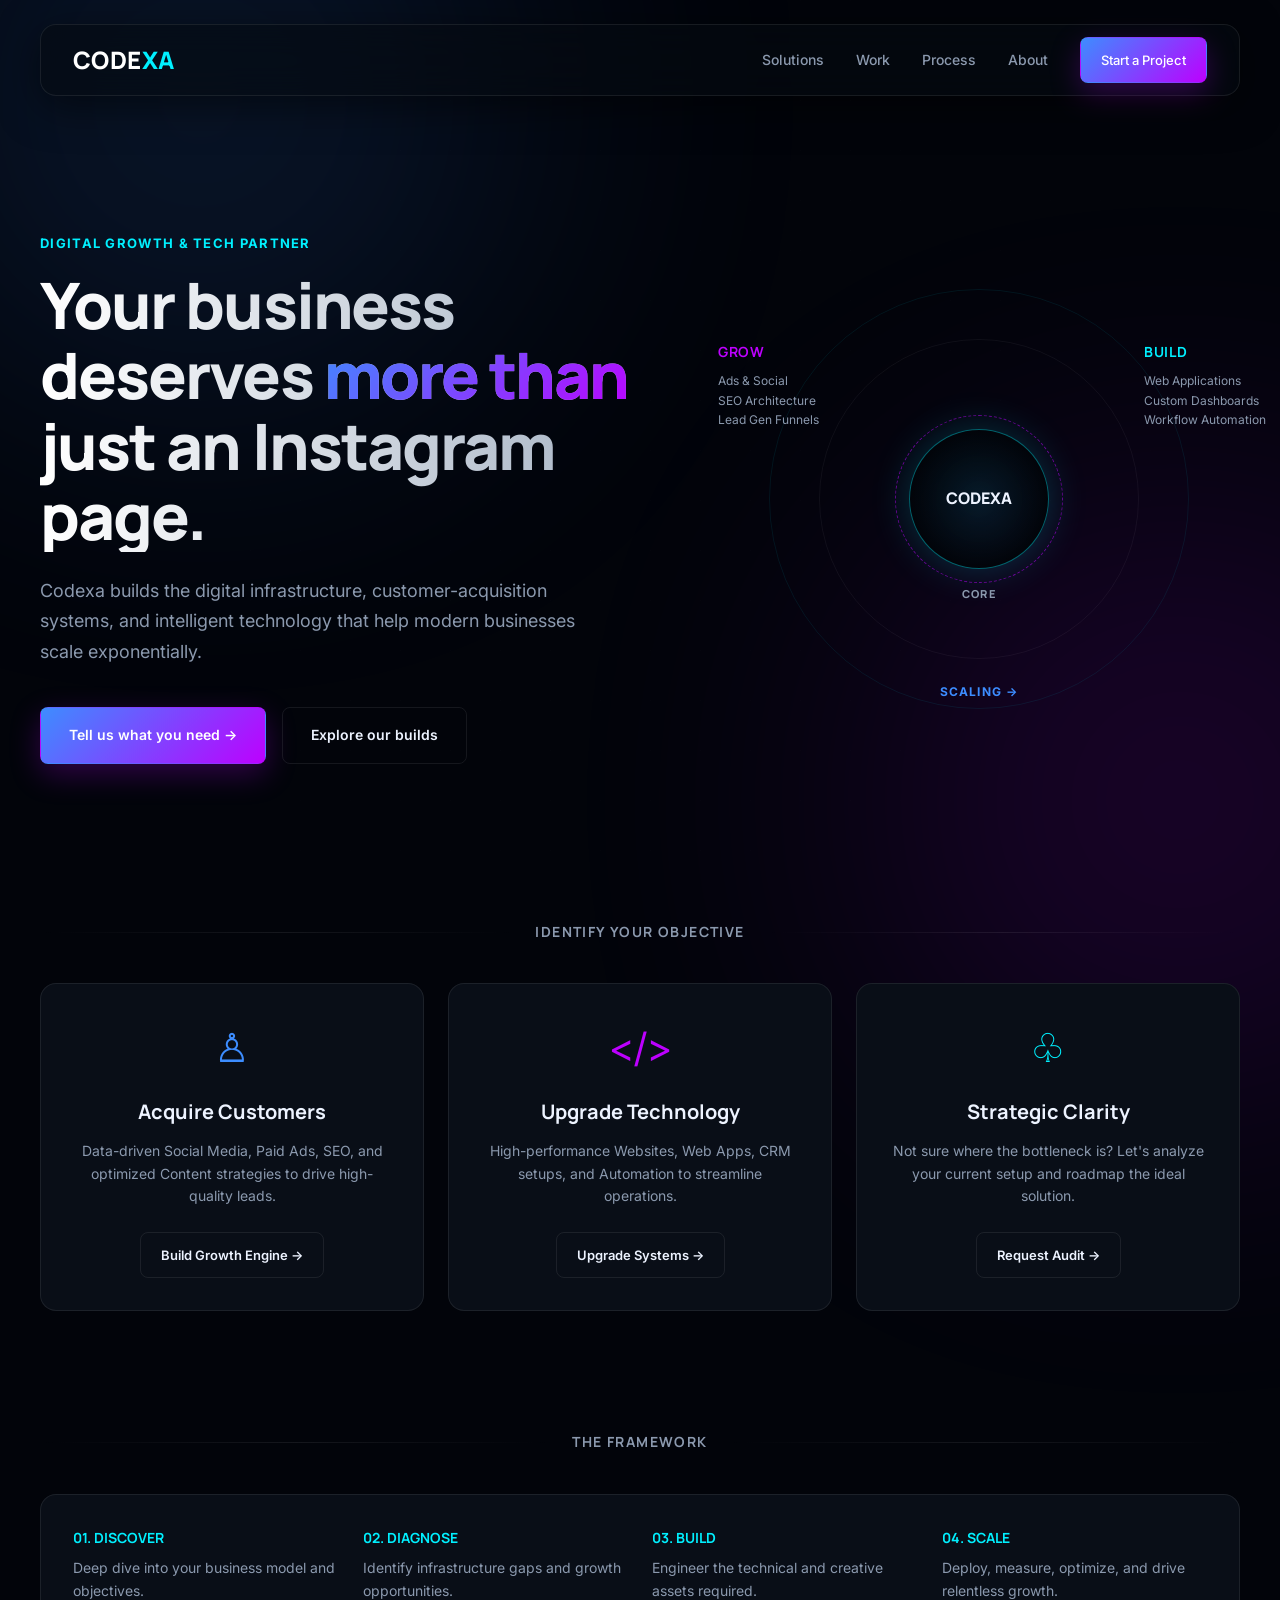
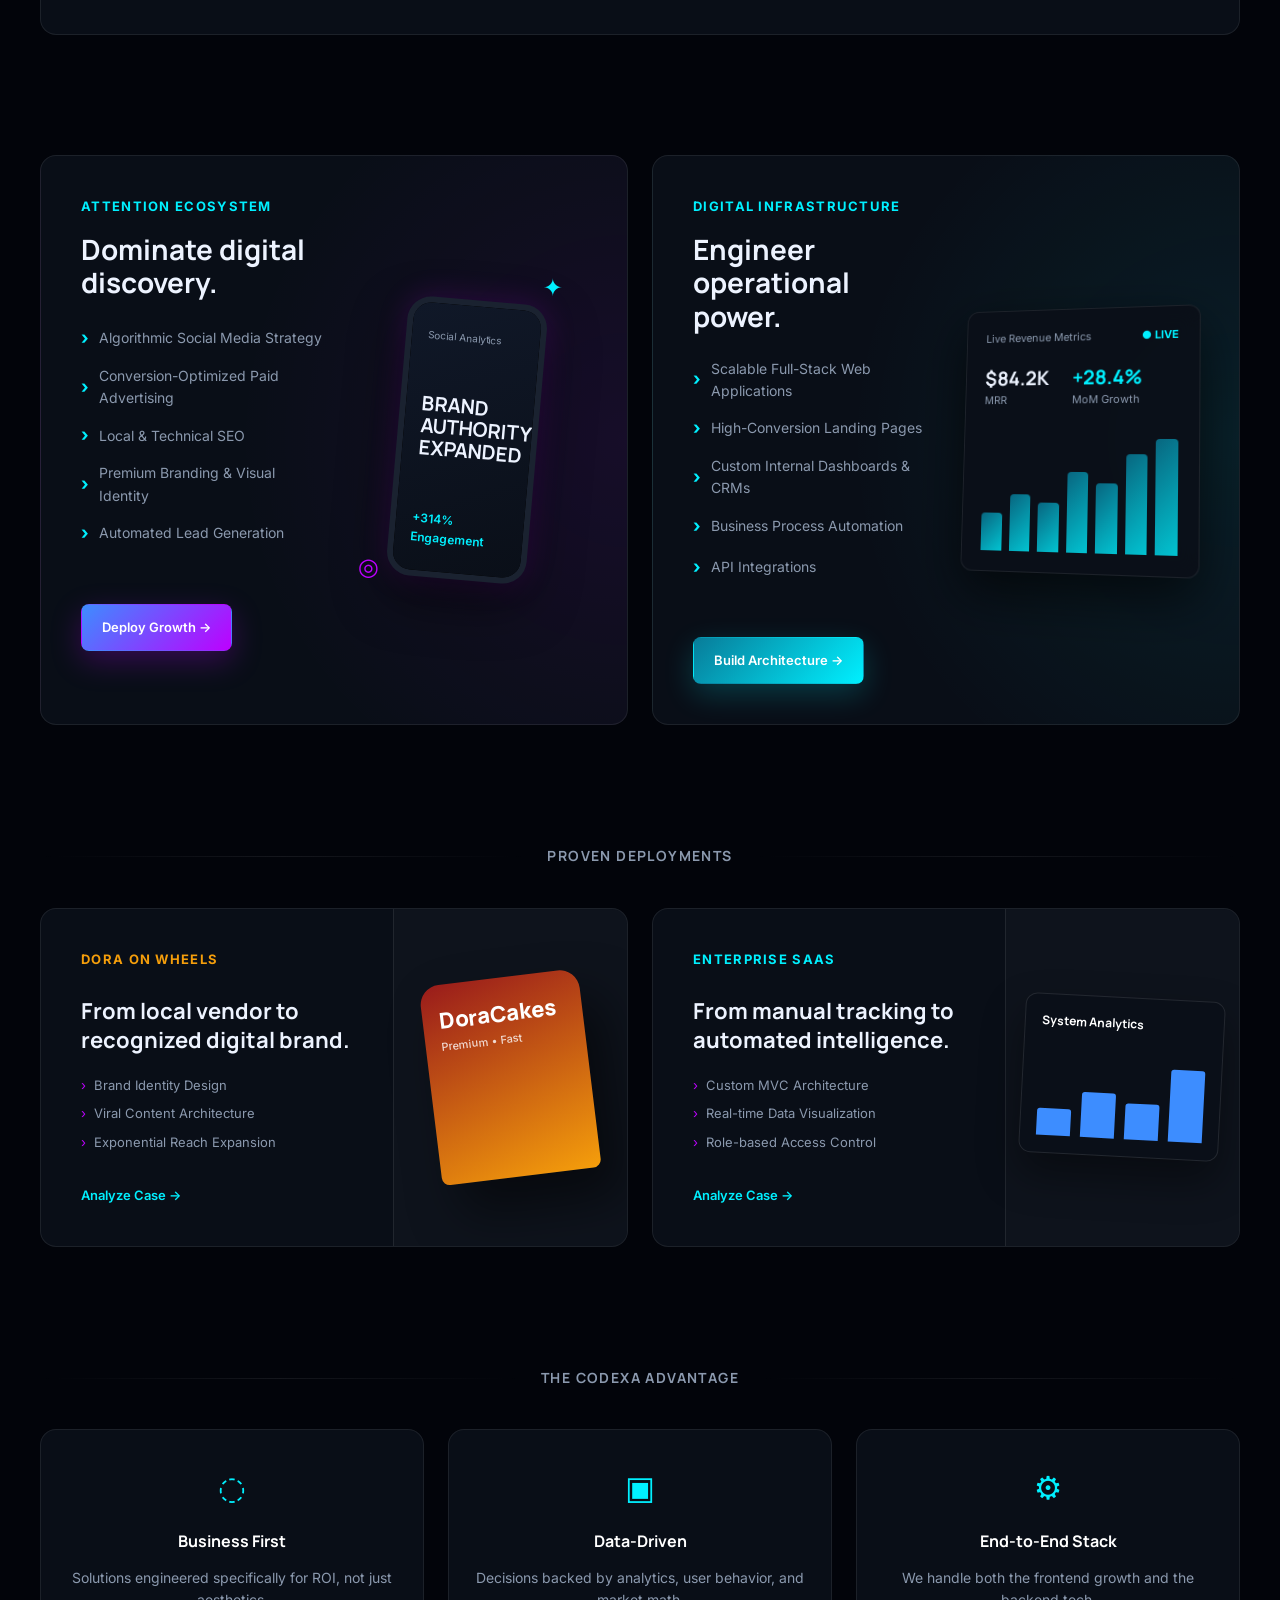
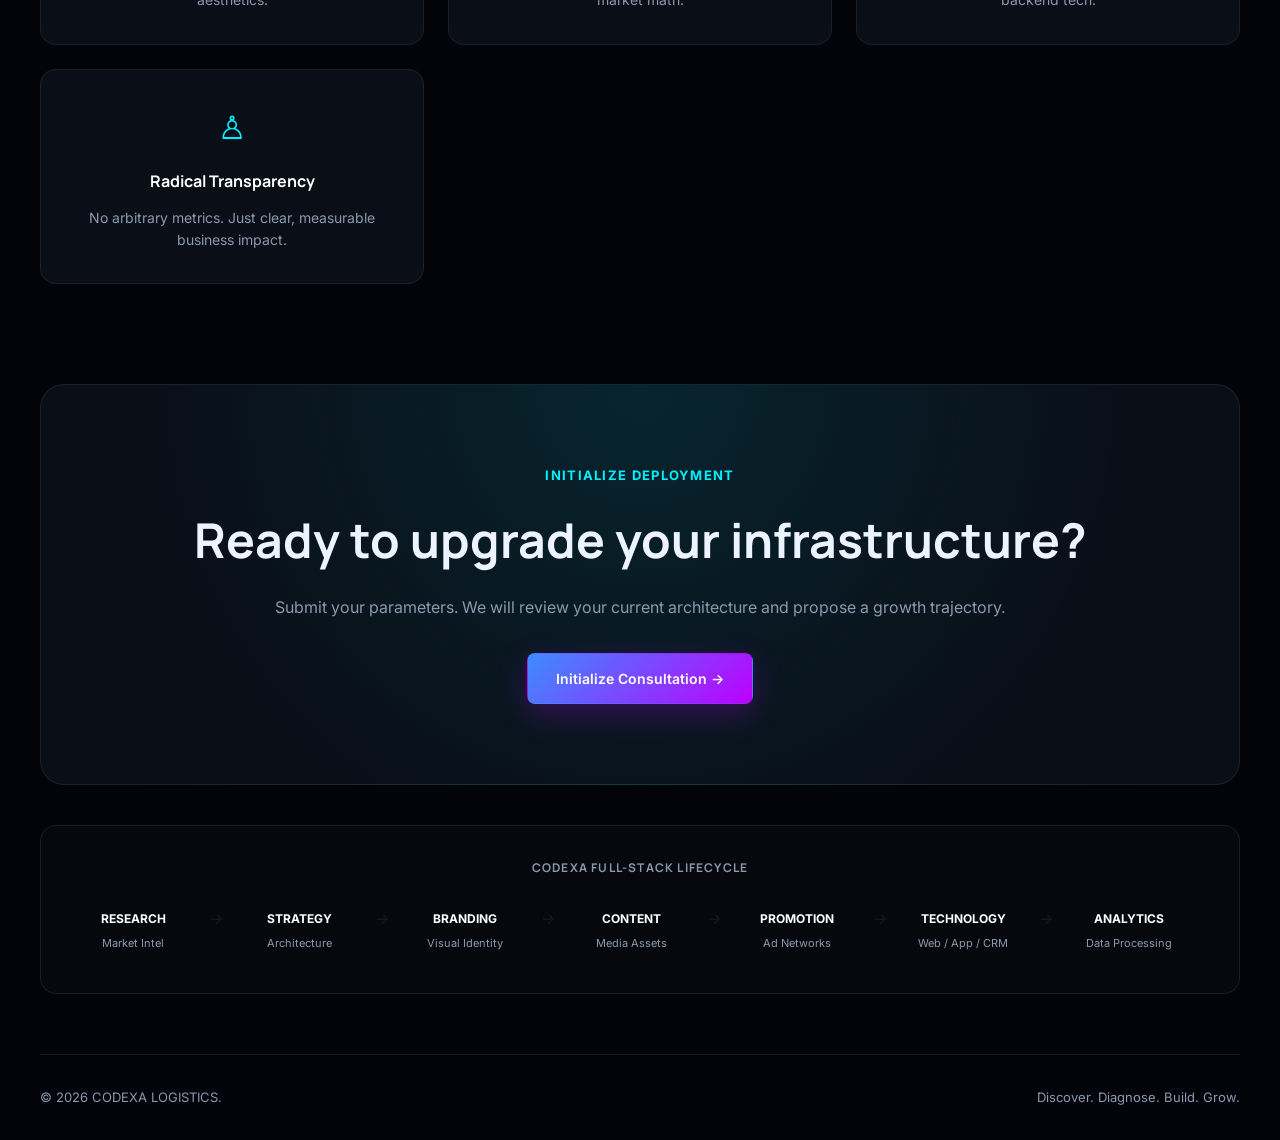
<file: CODEXA-UIUX-Website/index3.html>
<!DOCTYPE html>
<html lang="en">
<head>
  <meta charset="UTF-8">
  <meta name="viewport" content="width=device-width, initial-scale=1.0">
  <meta name="description" content="CODEXA — digital growth, technology, automation, websites, web apps and customer acquisition systems.">
  <meta name="theme-color" content="#02040a">
  <title>CODEXA — Discover. Diagnose. Build. Grow.</title>
  <link rel="preconnect" href="https://fonts.googleapis.com">
  <link rel="preconnect" href="https://fonts.gstatic.com" crossorigin>
  <link href="https://fonts.googleapis.com/css2?family=Inter:wght@400;500;600;700&family=Manrope:wght@500;600;700;800&display=swap" rel="stylesheet">
  <style>
    :root {
      --bg-dark: #02040a;
      --bg-card: #090e17;
      --border-color: rgba(255, 255, 255, 0.08);
      --text-main: #edf3ff;
      --text-muted: #8b99ae;
      --neon-cyan: #00f0ff;
      --neon-purple: #bd00ff;
      --neon-blue: #3d8dff;
      --gradient-primary: linear-gradient(135deg, var(--neon-blue), var(--neon-purple));
      --gradient-cyan: linear-gradient(135deg, #087c99, var(--neon-cyan));
    }

    * { box-sizing: border-box; margin: 0; padding: 0; }
    html { scroll-behavior: smooth; }
    
    body {
      background: var(--bg-dark);
      color: var(--text-main);
      font-family: 'Inter', system-ui, sans-serif;
      line-height: 1.6;
      overflow-x: hidden;
      font-size: 15px;
    }

    /* Custom Scrollbar */
    ::-webkit-scrollbar { width: 8px; }
    ::-webkit-scrollbar-track { background: var(--bg-dark); }
    ::-webkit-scrollbar-thumb { background: #1a2536; border-radius: 10px; }
    ::-webkit-scrollbar-thumb:hover { background: var(--neon-blue); }
    ::selection { background: rgba(0, 240, 255, 0.2); color: #fff; }

    /* Background Grid & Ambient Glows */
    body::before {
      content: ""; position: fixed; inset: 0; pointer-events: none; opacity: 0.15;
      background-image: linear-gradient(rgba(255,255,255,.05) 1px, transparent 1px),
                        linear-gradient(90deg, rgba(255,255,255,.05) 1px, transparent 1px);
      background-size: 50px 50px; z-index: -2;
      mask-image: radial-gradient(circle at center, black 40%, transparent 100%);
      -webkit-mask-image: radial-gradient(circle at center, black 40%, transparent 100%);
    }

    .ambient {
      position: fixed; width: 600px; height: 600px; border-radius: 50%;
      filter: blur(150px); opacity: 0.15; pointer-events: none; z-index: -1;
    }
    .ambient-a { background: var(--neon-blue); top: -200px; left: -100px; }
    .ambient-b { background: var(--neon-purple); right: -200px; bottom: -200px; }

    .container { width: min(1200px, calc(100% - 48px)); margin-inline: auto; }

    /* Header */
    .site-header {
      width: min(1200px, calc(100% - 48px)); margin: 24px auto 0; height: 72px; padding: 0 32px;
      display: flex; align-items: center; justify-content: space-between;
      border: 1px solid var(--border-color); border-radius: 16px;
      background: rgba(6, 11, 18, 0.6); backdrop-filter: blur(20px); -webkit-backdrop-filter: blur(20px);
      position: sticky; top: 24px; z-index: 50;
      box-shadow: 0 10px 40px rgba(0, 0, 0, 0.5);
      transition: all 0.3s ease;
    }
    .brand { font-family: 'Manrope', sans-serif; font-size: 24px; font-weight: 800; letter-spacing: 0.02em; color: #fff; text-decoration: none; }
    .brand span { color: var(--neon-cyan); }
    
    .nav { display: flex; gap: 32px; align-items: center; }
    .nav a { font-size: 14px; font-weight: 500; color: var(--text-muted); text-decoration: none; transition: color 0.3s; }
    .nav a:hover { color: #fff; }
    .nav-cta {
      padding: 10px 20px; border-radius: 8px !important; color: #fff !important;
      background: rgba(255,255,255,0.05); border: 1px solid var(--border-color);
      transition: all 0.3s ease !important;
    }
    .nav-cta:hover { background: var(--text-main); color: var(--bg-dark) !important; border-color: transparent; }
    .menu-toggle { display: none; background: none; border: 0; cursor: pointer; }

    /* Hero Section */
    .hero { min-height: 85vh; padding: 120px 0 80px; display: grid; grid-template-columns: 1.1fr 0.9fr; gap: 40px; align-items: center; }
    .eyebrow { font-size: 13px; letter-spacing: 0.1em; color: var(--neon-cyan); font-weight: 700; text-transform: uppercase; margin-bottom: 16px; display: block; }
    .hero h1 {
      font-family: 'Manrope', sans-serif; font-size: clamp(40px, 5vw, 68px); line-height: 1.1;
      font-weight: 800; letter-spacing: -0.03em; margin-bottom: 24px;
      background: linear-gradient(to right, #fff, #a0aec0); -webkit-background-clip: text; color: transparent;
    }
    .hero h1 span {
      background: var(--gradient-primary); -webkit-background-clip: text; color: transparent;
    }
    .hero-text { color: var(--text-muted); font-size: 18px; max-width: 560px; margin-bottom: 40px; line-height: 1.7; }
    
    .hero-actions { display: flex; gap: 16px; flex-wrap: wrap; }
    .btn {
      display: inline-flex; align-items: center; justify-content: center; gap: 10px;
      border-radius: 8px; padding: 16px 28px; color: white; font-weight: 600; font-size: 14px;
      text-decoration: none; border: 1px solid transparent; cursor: pointer; transition: all 0.3s ease;
      font-family: 'Inter', sans-serif;
    }
    .btn:hover { transform: translateY(-3px); }
    .btn-primary {
      background: var(--gradient-primary);
      box-shadow: 0 10px 30px rgba(189, 0, 255, 0.25);
    }
    .btn-primary:hover { box-shadow: 0 15px 40px rgba(189, 0, 255, 0.4); }
    .btn-ghost { background: transparent; border: 1px solid var(--border-color); color: var(--text-main); }
    .btn-ghost:hover { background: rgba(255,255,255,0.05); border-color: rgba(255,255,255,0.2); }
    .btn-cyan { background: var(--gradient-cyan); box-shadow: 0 10px 30px rgba(0, 240, 255, 0.2); }
    .btn.small { padding: 12px 20px; font-size: 13px; }

    /* Hero Growth Map */
    .growth-map { position: relative; height: 450px; display: grid; place-items: center; }
    .core-node {
      width: 140px; height: 140px; border: 1px solid rgba(0, 240, 255, 0.4); border-radius: 50%;
      display: grid; place-items: center; position: relative;
      background: radial-gradient(circle, rgba(0,240,255,0.1) 0, var(--bg-dark) 70%);
      box-shadow: 0 0 40px rgba(0, 240, 255, 0.2); z-index: 2; font-weight: 800; font-size: 16px;
      font-family: 'Manrope', sans-serif;
    }
    .core-node::after {
      content: ""; position: absolute; inset: -15px; border: 1px dashed rgba(189, 0, 255, 0.5);
      border-radius: 50%; animation: spin 20s linear infinite;
    }
    .core-node small { position: absolute; bottom: -35px; font-size: 11px; color: var(--text-muted); letter-spacing: 0.1em; }
    .map-node { position: absolute; display: flex; flex-direction: column; gap: 8px; font-size: 12px; color: var(--text-muted); line-height: 1.6; }
    .map-node strong { font-size: 14px; font-family: 'Manrope', sans-serif; letter-spacing: 0.05em; }
    .node-grow { left: 0%; top: 15%; }
    .node-build { right: -5%; top: 15%; }
    .node-grow strong { color: var(--neon-purple); }
    .node-build strong { color: var(--neon-cyan); }
    .growth-bottom { position: absolute; bottom: 5%; font-size: 12px; color: var(--neon-blue); font-weight: 700; letter-spacing: 0.1em; }
    .growth-bottom b { font-size: 22px; vertical-align: middle; }
    .map-orbit {
      position: absolute; border: 1px solid rgba(255,255,255,0.05); border-radius: 50%;
      width: 320px; height: 320px; animation: spin 25s linear infinite;
    }
    .orbit-two { width: 420px; height: 420px; border-color: rgba(0, 240, 255, 0.08); animation-direction: reverse; animation-duration: 35s; }

    @keyframes spin { 100% { transform: rotate(360deg); } }
    @keyframes fadeInUp { from { opacity: 0; transform: translateY(30px); } to { opacity: 1; transform: translateY(0); } }
    @keyframes float { 0%, 100% { transform: translateY(0px) rotate(-7deg); } 50% { transform: translateY(-15px) rotate(-5deg); } }

    /* Sections */
    section { padding: 60px 0; }
    .section-title { display: flex; align-items: center; gap: 20px; margin-bottom: 40px; }
    .section-title span { height: 1px; background: linear-gradient(90deg, transparent, var(--border-color), transparent); flex: 1; }
    .section-title h2 { font-family: 'Manrope', sans-serif; font-size: 14px; font-weight: 700; letter-spacing: 0.1em; text-transform: uppercase; color: var(--text-muted); white-space: nowrap; }

    /* Grids & Cards */
    .problem-grid, .why-grid { display: grid; grid-template-columns: repeat(auto-fit, minmax(300px, 1fr)); gap: 24px; }
    .card-base {
      background: var(--bg-card); border: 1px solid var(--border-color); border-radius: 16px;
      padding: 32px; position: relative; overflow: hidden; transition: transform 0.3s ease, border-color 0.3s ease;
    }
    .card-base:hover { transform: translateY(-5px); border-color: rgba(255,255,255,0.15); }
    .card-base::before {
      content: ''; position: absolute; top: 0; left: 0; width: 100%; height: 100%;
      background: radial-gradient(800px circle at var(--mouse-x) var(--mouse-y), rgba(255,255,255,0.06), transparent 40%);
      opacity: 0; transition: opacity 0.3s; pointer-events: none;
    }
    .card-base:hover::before { opacity: 1; }

    .problem-card { text-align: center; }
    .problem-card .icon { font-size: 40px; margin-bottom: 16px; }
    .icon.blue { color: var(--neon-blue); }
    .icon.purple { color: var(--neon-purple); }
    .icon.cyan { color: var(--neon-cyan); }
    .problem-card h3 { font-family: 'Manrope', sans-serif; font-size: 20px; margin-bottom: 12px; }
    .problem-card p { color: var(--text-muted); font-size: 14px; margin-bottom: 24px; min-height: 44px; }

    /* Process */
    .process-strip {
      display: grid; grid-template-columns: repeat(4, 1fr); gap: 24px;
      padding: 32px; background: var(--bg-card); border: 1px solid var(--border-color); border-radius: 16px;
      position: relative;
    }
    .process-strip article b { display: block; font-size: 14px; color: var(--neon-cyan); margin-bottom: 8px; font-family: 'Manrope', sans-serif; }
    .process-strip article p { font-size: 14px; color: var(--text-muted); }

    /* Dual Services */
    .dual-services { display: grid; grid-template-columns: 1fr 1fr; gap: 24px; }
    .service-panel { display: grid; grid-template-columns: 1fr 1fr; gap: 24px; padding: 40px; min-height: 400px; }
    .growth-panel { background: radial-gradient(circle at 100% 50%, rgba(189,0,255,0.08), transparent 60%), var(--bg-card); }
    .tech-panel { background: radial-gradient(circle at 100% 50%, rgba(0,240,255,0.08), transparent 60%), var(--bg-card); }
    .service-panel h2 { font-family: 'Manrope', sans-serif; font-size: 28px; line-height: 1.2; margin: 8px 0 24px; }
    .service-panel ul { list-style: none; margin-bottom: 32px; }
    .service-panel li { font-size: 14px; color: var(--text-muted); margin-bottom: 12px; display: flex; align-items: center; gap: 10px; }
    .service-panel li::before { content: "›"; color: var(--neon-cyan); font-size: 18px; font-weight: bold; }

    /* CSS Art */
    .visual { position: relative; display: grid; place-items: center; width: 100%; height: 100%; }
    .phone {
      width: 140px; height: 280px; border: 6px solid #1a2230; border-radius: 24px; background: #000;
      box-shadow: 0 20px 50px rgba(0,0,0,0.5), 0 0 30px rgba(189,0,255,0.2); transform: rotate(5deg);
      position: relative; overflow: hidden;
    }
    .phone-screen {
      height: 100%; padding: 24px 16px; background: linear-gradient(160deg, #101828, #0a0f18);
      display: flex; flex-direction: column; justify-content: space-between;
    }
    .phone-screen span { font-size: 10px; color: var(--text-muted); }
    .phone-screen strong { font-size: 20px; font-family: 'Manrope', sans-serif; line-height: 1.1; }
    .phone-screen small { color: var(--neon-cyan); font-size: 12px; font-weight: 600; }
    .spark { position: absolute; font-size: 24px; color: var(--neon-cyan); animation: float 6s ease-in-out infinite; }
    .spark-a { right: 10%; top: 15%; animation-delay: 0s; }
    .spark-b { left: 5%; bottom: 20%; animation-delay: -3s; color: var(--neon-purple); }

    .dashboard {
      width: 100%; max-width: 280px; border: 1px solid var(--border-color); border-radius: 12px;
      background: rgba(10, 15, 24, 0.9); padding: 20px; box-shadow: 0 20px 50px rgba(0,0,0,0.6);
      transform: perspective(800px) rotateY(-12deg) rotateX(5deg); backdrop-filter: blur(10px);
    }
    .dash-head { display: flex; justify-content: space-between; font-size: 11px; color: var(--text-muted); margin-bottom: 20px; }
    .dash-head b { color: var(--neon-cyan); }
    .dash-stats { display: flex; gap: 24px; margin-bottom: 24px; }
    .dash-stats span { font-size: 20px; font-weight: 700; font-family: 'Manrope', sans-serif; line-height: 1.2; }
    .dash-stats small { display: block; font-size: 11px; color: var(--text-muted); font-weight: 400; font-family: 'Inter', sans-serif; }
    .bars { height: 120px; display: flex; align-items: flex-end; gap: 8px; }
    .bars i { flex: 1; border-radius: 4px 4px 0 0; background: var(--gradient-cyan); opacity: 0.8; transition: height 1s ease; }

    /* Journey */
    .journey {
      display: flex; align-items: center; justify-content: space-between; gap: 16px;
      background: var(--bg-card); border: 1px solid var(--border-color); border-radius: 16px; padding: 32px 40px;
      overflow-x: auto;
    }
    .journey div { text-align: center; min-width: 120px; }
    .journey b { display: block; color: var(--neon-blue); font-size: 28px; margin-bottom: 8px; }
    .journey strong { display: block; font-size: 12px; font-family: 'Manrope', sans-serif; letter-spacing: 0.05em; margin-bottom: 4px; }
    .journey small { font-size: 11px; color: var(--text-muted); }
    .journey i { color: var(--border-color); font-style: normal; font-size: 20px; }

    /* Case Studies */
    .case-grid { display: grid; grid-template-columns: 1fr 1fr; gap: 24px; }
    .case-card { display: grid; grid-template-columns: 1.2fr 0.8fr; padding: 0; min-height: 300px; }
    .case-copy { padding: 40px; display: flex; flex-direction: column; justify-content: center; }
    .case-copy h3 { font-family: 'Manrope', sans-serif; font-size: 22px; margin: 12px 0 20px; line-height: 1.3; }
    .case-copy ul { list-style: none; margin-bottom: 24px; }
    .case-copy li { font-size: 13px; color: var(--text-muted); margin-bottom: 8px; }
    .case-copy li::before { content: "›"; color: var(--neon-purple); margin-right: 8px; }
    .case-copy a { font-size: 13px; color: var(--neon-cyan); text-decoration: none; font-weight: 600; display: inline-flex; align-items: center; gap: 5px; }
    .case-copy a:hover { text-decoration: underline; }
    .gold { color: #f59e0b; }
    .case-art { display: grid; place-items: center; background: rgba(255,255,255,0.02); border-left: 1px solid var(--border-color); }
    
    .food-card {
      width: 160px; height: 200px; border-radius: 20px 20px 8px 8px;
      background: linear-gradient(160deg, #991b1b, #f59e0b); padding: 24px 16px;
      color: #fff; font-family: 'Manrope', sans-serif; font-weight: 800; font-size: 22px;
      line-height: 1.1; transform: rotate(-7deg); box-shadow: 20px 30px 50px rgba(0,0,0,0.5);
    }
    .food-card small { display: block; font-size: 11px; font-weight: 500; opacity: 0.8; margin-top: 8px; font-family: 'Inter', sans-serif; }
    .mini-window {
      width: 200px; height: 160px; border: 1px solid rgba(255,255,255,0.1); border-radius: 12px;
      background: #0a0f18; padding: 16px; box-shadow: 0 20px 40px rgba(0,0,0,0.4); transform: rotate(3deg);
    }
    .mini-window b { font-size: 12px; font-family: 'Manrope', sans-serif; color: #fff; display: block; margin-bottom: 16px; }
    .mini-bars { height: 90px; display: flex; align-items: flex-end; gap: 10px; }
    .mini-bars i { flex: 1; background: var(--neon-blue); border-radius: 3px 3px 0 0; }
    .mini-bars i:nth-child(1) { height: 30%; } .mini-bars i:nth-child(2) { height: 50%; }
    .mini-bars i:nth-child(3) { height: 40%; } .mini-bars i:nth-child(4) { height: 80%; }

    /* Why Grid */
    .why-grid article { padding: 32px 24px; text-align: center; }
    .why-grid b { display: block; font-size: 32px; color: var(--neon-cyan); margin-bottom: 16px; }
    .why-grid strong { display: block; font-size: 16px; font-family: 'Manrope', sans-serif; margin-bottom: 12px; color: #fff; }
    .why-grid p { font-size: 14px; color: var(--text-muted); }

    /* CTA & Footer */
    .project-cta {
      text-align: center; padding: 80px 40px; margin: 40px auto;
      border: 1px solid var(--border-color); border-radius: 24px;
      background: radial-gradient(circle at top, rgba(0,240,255,0.1), transparent 70%), var(--bg-card);
    }
    .project-cta h2 { font-family: 'Manrope', sans-serif; font-size: clamp(32px, 4vw, 48px); margin-bottom: 16px; }
    .project-cta p { font-size: 16px; color: var(--text-muted); margin-bottom: 32px; }
    .project-cta .hero-actions { justify-content: center; }

    .end-system { margin-bottom: 60px; border: 1px solid var(--border-color); border-radius: 16px; padding: 32px; background: rgba(255,255,255,0.02); }
    .end-title { text-align: center; font-family: 'Manrope', sans-serif; font-size: 12px; font-weight: 700; letter-spacing: 0.1em; color: var(--text-muted); margin-bottom: 32px; }
    .end-flow { display: flex; align-items: flex-start; justify-content: space-between; gap: 16px; overflow-x: auto; padding-bottom: 10px; }
    .end-flow span { min-width: 120px; text-align: center; font-size: 12px; font-weight: 700; color: #fff; }
    .end-flow small { display: block; font-size: 11px; font-weight: 400; color: var(--text-muted); margin-top: 8px; line-height: 1.4; }
    .end-flow i { color: var(--border-color); margin-top: -2px; }

    .footer {
      border-top: 1px solid var(--border-color); padding: 32px 0;
      display: flex; justify-content: space-between; color: var(--text-muted); font-size: 13px;
    }

    /* Modal */
    .modal { position: fixed; inset: 0; background: rgba(0,0,0,0.8); backdrop-filter: blur(10px); -webkit-backdrop-filter: blur(10px); display: grid; place-items: center; padding: 20px; z-index: 100; opacity: 0; visibility: hidden; transition: 0.3s; }
    .modal.open { opacity: 1; visibility: visible; }
    .modal-card {
      position: relative; width: 100%; max-width: 540px; background: var(--bg-card);
      border: 1px solid rgba(0,240,255,0.2); border-radius: 20px; padding: 40px;
      box-shadow: 0 30px 100px rgba(0,0,0,0.8), 0 0 40px rgba(0,240,255,0.1);
      transform: translateY(20px) scale(0.95); transition: 0.3s cubic-bezier(0.16, 1, 0.3, 1);
    }
    .modal.open .modal-card { transform: translateY(0) scale(1); }
    .modal-card h2 { font-family: 'Manrope', sans-serif; font-size: 32px; margin-bottom: 8px; line-height: 1.2; }
    .modal-intro { font-size: 14px; color: var(--text-muted); margin-bottom: 24px; }
    .modal-close { position: absolute; right: 24px; top: 24px; background: none; border: 0; color: var(--text-muted); font-size: 28px; cursor: pointer; transition: color 0.2s; }
    .modal-close:hover { color: #fff; }
    
    .modal form { display: grid; gap: 20px; }
    .modal label { font-size: 13px; font-weight: 500; color: var(--text-muted); display: block; }
    .modal input, .modal select, .modal textarea {
      display: block; width: 100%; margin-top: 8px; background: rgba(0,0,0,0.3); color: #fff;
      border: 1px solid var(--border-color); border-radius: 8px; padding: 14px 16px; font-family: 'Inter', sans-serif; font-size: 15px; outline: none; transition: border-color 0.2s;
    }
    .modal input:focus, .modal select:focus, .modal textarea:focus { border-color: var(--neon-cyan); }
    .success { display: none; margin-top: 20px; padding: 16px; border: 1px solid rgba(0, 240, 255, 0.3); color: var(--neon-cyan); background: rgba(0, 240, 255, 0.05); border-radius: 8px; font-size: 14px; }
    .success.show { display: block; }

    /* Reveal Animation Classes */
    .reveal { opacity: 0; transform: translateY(30px); transition: all 0.8s cubic-bezier(0.16, 1, 0.3, 1); }
    .reveal.active { opacity: 1; transform: translateY(0); }

    /* Responsive */
    @media(max-width: 992px) {
      .hero { grid-template-columns: 1fr; text-align: center; padding-top: 60px; }
      .hero-text { margin: 0 auto 32px; }
      .hero-actions { justify-content: center; }
      .growth-map { height: 380px; transform: scale(0.9); }
      .service-panel { grid-template-columns: 1fr; gap: 40px; }
      .visual { height: 300px; }
      .case-card { grid-template-columns: 1fr; }
      .case-art { padding: 40px 0; border-left: none; border-top: 1px solid var(--border-color); }
    }
    @media(max-width: 768px) {
      .site-header { padding: 0 20px; margin-top: 16px; }
      .menu-toggle { display: flex; flex-direction: column; gap: 5px; }
      .menu-toggle span { display: block; width: 24px; height: 2px; background: #fff; transition: 0.3s; }
      .nav { position: absolute; top: 85px; left: 0; right: 0; background: var(--bg-card); border: 1px solid var(--border-color); border-radius: 12px; padding: 24px; flex-direction: column; opacity: 0; visibility: hidden; transform: translateY(-10px); transition: 0.3s; }
      .nav.open { opacity: 1; visibility: visible; transform: translateY(0); }
      .process-strip { grid-template-columns: 1fr; gap: 32px; }
      .why-grid { grid-template-columns: 1fr; }
      .footer { flex-direction: column; gap: 16px; text-align: center; }
    }
  </style>
</head>
<body>
  <div class="ambient ambient-a"></div>
  <div class="ambient ambient-b"></div>

  <header class="site-header">
    <a class="brand" href="#top" aria-label="CODEXA home">CODE<span>XA</span></a>
    <button class="menu-toggle" aria-label="Toggle navigation" aria-expanded="false">
      <span></span><span></span><span></span>
    </button>
    <nav class="nav">
      <a href="#solutions">Solutions</a>
      <a href="#work">Work</a>
      <a href="#process">Process</a>
      <a href="#about">About</a>
      <a class="btn btn-primary small nav-cta" href="#project">Start a Project</a>
    </nav>
  </header>

  <main id="top">
    <!-- Hero Section -->
    <section class="hero container reveal">
      <div class="hero-copy">
        <span class="eyebrow">Digital Growth &amp; Tech Partner</span>
        <h1>Your business deserves <span>more than</span> just an Instagram page.</h1>
        <p class="hero-text">Codexa builds the digital infrastructure, customer-acquisition systems, and intelligent technology that help modern businesses scale exponentially.</p>
        <div class="hero-actions">
          <a class="btn btn-primary" href="#project">Tell us what you need &rarr;</a>
          <a class="btn btn-ghost" href="#work">Explore our builds</a>
        </div>
      </div>

      <div class="growth-map" aria-label="Codexa technology ecosystem">
        <div class="map-orbit orbit-one"></div>
        <div class="map-orbit orbit-two"></div>
        
        <div class="map-node node-grow">
          <strong>GROW</strong>
          <span>Ads &amp; Social<br>SEO Architecture<br>Lead Gen Funnels</span>
        </div>
        
        <div class="core-node">
          <div>CODEXA</div>
          <small>CORE</small>
        </div>
        
        <div class="map-node node-build">
          <strong>BUILD</strong>
          <span>Web Applications<br>Custom Dashboards<br>Workflow Automation</span>
        </div>
        
        <div class="growth-bottom">SCALING &rarr;</div>
      </div>
    </section>

    <!-- Solutions -->
    <section class="container" id="solutions">
      <div class="section-title reveal"><span></span><h2>Identify Your Objective</h2><span></span></div>
      <div class="problem-grid">
        <article class="card-base problem-card reveal" style="transition-delay: 0.1s">
          <div class="icon blue">♙</div>
          <h3>Acquire Customers</h3>
          <p>Data-driven Social Media, Paid Ads, SEO, and optimized Content strategies to drive high-quality leads.</p>
          <a class="btn btn-ghost small" href="#project" data-service="Growth System">Build Growth Engine &rarr;</a>
        </article>
        
        <article class="card-base problem-card reveal" style="transition-delay: 0.2s">
          <div class="icon purple">&lt;/&gt;</div>
          <h3>Upgrade Technology</h3>
          <p>High-performance Websites, Web Apps, CRM setups, and Automation to streamline operations.</p>
          <a class="btn btn-ghost small" href="#project" data-service="Digital Technology">Upgrade Systems &rarr;</a>
        </article>
        
        <article class="card-base problem-card reveal" style="transition-delay: 0.3s">
          <div class="icon cyan">♧</div>
          <h3>Strategic Clarity</h3>
          <p>Not sure where the bottleneck is? Let's analyze your current setup and roadmap the ideal solution.</p>
          <a class="btn btn-ghost small" href="#project" data-service="Consultation">Request Audit &rarr;</a>
        </article>
      </div>
    </section>

    <!-- Process -->
    <section class="container" id="process">
      <div class="section-title reveal"><span></span><h2>The Framework</h2><span></span></div>
      <div class="process-strip card-base reveal">
        <article><b>01. DISCOVER</b><p>Deep dive into your business model and objectives.</p></article>
        <article><b>02. DIAGNOSE</b><p>Identify infrastructure gaps and growth opportunities.</p></article>
        <article><b>03. BUILD</b><p>Engineer the technical and creative assets required.</p></article>
        <article><b>04. SCALE</b><p>Deploy, measure, optimize, and drive relentless growth.</p></article>
      </div>
    </section>

    <!-- Dual Services -->
    <section class="container dual-services">
      <article class="card-base service-panel growth-panel reveal">
        <div>
          <span class="eyebrow">Attention Ecosystem</span>
          <h2>Dominate digital discovery.</h2>
          <ul>
            <li>Algorithmic Social Media Strategy</li>
            <li>Conversion-Optimized Paid Advertising</li>
            <li>Local &amp; Technical SEO</li>
            <li>Premium Branding &amp; Visual Identity</li>
            <li>Automated Lead Generation</li>
          </ul>
          <br>
          <a class="btn btn-primary small" href="#project" data-service="Digital Growth">Deploy Growth &rarr;</a>
        </div>
        <div class="visual">
          <div class="phone">
            <div class="phone-screen">
              <span>Social Analytics</span>
              <strong>BRAND<br>AUTHORITY<br>EXPANDED</strong>
              <small>+314% Engagement</small>
            </div>
          </div>
          <div class="spark spark-a">✦</div>
          <div class="spark spark-b">◎</div>
        </div>
      </article>

      <article class="card-base service-panel tech-panel reveal">
        <div>
          <span class="eyebrow">Digital Infrastructure</span>
          <h2>Engineer operational power.</h2>
          <ul>
            <li>Scalable Full-Stack Web Applications</li>
            <li>High-Conversion Landing Pages</li>
            <li>Custom Internal Dashboards &amp; CRMs</li>
            <li>Business Process Automation</li>
            <li>API Integrations</li>
          </ul>
          <br>
          <a class="btn btn-cyan small" href="#project" data-service="Digital Technology">Build Architecture &rarr;</a>
        </div>
        <div class="visual">
          <div class="dashboard">
            <div class="dash-head"><span>Live Revenue Metrics</span><b>● LIVE</b></div>
            <div class="dash-stats">
              <div><span>$84.2K</span><small>MRR</small></div>
              <div><span style="color:var(--neon-cyan)">+28.4%</span><small>MoM Growth</small></div>
            </div>
            <div class="bars">
              <i style="height:32%"></i><i style="height:48%"></i><i style="height:41%"></i>
              <i style="height:67%"></i><i style="height:58%"></i><i style="height:82%"></i>
              <i style="height:94%"></i>
            </div>
          </div>
        </div>
      </article>
    </section>

    <!-- Work Case Studies -->
    <section class="container" id="work">
      <div class="section-title reveal"><span></span><h2>Proven Deployments</h2><span></span></div>
      <div class="case-grid">
        <article class="card-base case-card reveal">
          <div class="case-copy">
            <span class="eyebrow gold">DORA ON WHEELS</span>
            <h3>From local vendor to recognized digital brand.</h3>
            <ul>
              <li>Brand Identity Design</li>
              <li>Viral Content Architecture</li>
              <li>Exponential Reach Expansion</li>
            </ul>
            <a href="#project">Analyze Case &rarr;</a>
          </div>
          <div class="case-art">
            <div class="food-card">DoraCakes<br><small>Premium • Fast</small></div>
          </div>
        </article>
        
        <article class="card-base case-card reveal" style="transition-delay: 0.1s">
          <div class="case-copy">
            <span class="eyebrow">ENTERPRISE SAAS</span>
            <h3>From manual tracking to automated intelligence.</h3>
            <ul>
              <li>Custom MVC Architecture</li>
              <li>Real-time Data Visualization</li>
              <li>Role-based Access Control</li>
            </ul>
            <a href="#project">Analyze Case &rarr;</a>
          </div>
          <div class="case-art">
            <div class="mini-window">
              <b>System Analytics</b>
              <div class="mini-bars"><i></i><i></i><i></i><i></i></div>
            </div>
          </div>
        </article>
      </div>
    </section>

    <!-- About Grid -->
    <section class="container" id="about">
      <div class="section-title reveal"><span></span><h2>The Codexa Advantage</h2><span></span></div>
      <div class="why-grid">
        <article class="card-base reveal"><b>◌</b><strong>Business First</strong><p>Solutions engineered specifically for ROI, not just aesthetics.</p></article>
        <article class="card-base reveal"><b>▣</b><strong>Data-Driven</strong><p>Decisions backed by analytics, user behavior, and market math.</p></article>
        <article class="card-base reveal"><b>⚙</b><strong>End-to-End Stack</strong><p>We handle both the frontend growth and the backend tech.</p></article>
        <article class="card-base reveal"><b>♙</b><strong>Radical Transparency</strong><p>No arbitrary metrics. Just clear, measurable business impact.</p></article>
      </div>
    </section>

    <!-- CTA -->
    <section class="container project-cta reveal" id="project">
      <span class="eyebrow">Initialize Deployment</span>
      <h2>Ready to upgrade your infrastructure?</h2>
      <p>Submit your parameters. We will review your current architecture and propose a growth trajectory.</p>
      <div class="hero-actions">
        <button class="btn btn-primary" id="openForm">Initialize Consultation &rarr;</button>
      </div>
    </section>

    <!-- End System Flow -->
    <section class="container end-system reveal">
      <div class="end-title">CODEXA FULL-STACK LIFECYCLE</div>
      <div class="end-flow">
        <span>RESEARCH<small>Market Intel</small></span><i>&rarr;</i>
        <span>STRATEGY<small>Architecture</small></span><i>&rarr;</i>
        <span>BRANDING<small>Visual Identity</small></span><i>&rarr;</i>
        <span>CONTENT<small>Media Assets</small></span><i>&rarr;</i>
        <span>PROMOTION<small>Ad Networks</small></span><i>&rarr;</i>
        <span>TECHNOLOGY<small>Web / App / CRM</small></span><i>&rarr;</i>
        <span>ANALYTICS<small>Data Processing</small></span><i>&rarr;</i>
        <span>SCALE<small>Market Dominance</small></span>
      </div>
    </section>
  </main>

  <footer class="container footer reveal">
    <span>© <span id="year"></span> CODEXA LOGISTICS.</span>
    <span>Discover. Diagnose. Build. Grow.</span>
  </footer>

  <!-- Contact Modal -->
  <div class="modal" id="formModal" aria-hidden="true">
    <div class="modal-card">
      <button class="modal-close" id="closeForm" aria-label="Close modal">&times;</button>
      <span class="eyebrow">SECURE CHANNEL</span>
      <h2>Establish Connection</h2>
      <p class="modal-intro">Provide your details to initiate a strategic review of your business systems.</p>
      
      <form id="projectForm">
        <label>Entity Name <input required name="business" placeholder="Company or Project Name"></label>
        <label>Operator Name <input required name="name" placeholder="Your Full Name"></label>
        <label>Direct Comms <input required name="phone" type="tel" placeholder="+1 / +91 Contact Number"></label>
        <label>Primary Objective
          <select name="service">
            <option value="Consultation">System Audit / Not Sure</option>
            <option value="Growth System">Customer Acquisition</option>
            <option value="Digital Technology">Web App / Website Build</option>
            <option value="Automation">CRM &amp; Automation Integration</option>
          </select>
        </label>
        <label>Current Bottleneck
          <textarea name="challenge" rows="3" placeholder="Briefly describe your current operational challenge..."></textarea>
        </label>
        <button class="btn btn-primary" style="width:100%; justify-content:center; margin-top:10px" type="submit">Transmit Request &rarr;</button>
      </form>
      <div class="success" id="formSuccess">Transmission received. Our operations team will establish contact shortly.</div>
    </div>
  </div>

  <script>
    // Mobile Menu Toggle
    const menuToggle = document.querySelector('.menu-toggle');
    const nav = document.querySelector('.nav');

    menuToggle?.addEventListener('click', () => {
      const isOpen = nav.classList.toggle('open');
      menuToggle.setAttribute('aria-expanded', isOpen);
    });

    document.querySelectorAll('.nav a').forEach(link => {
      link.addEventListener('click', () => nav.classList.remove('open'));
    });

    // Modal Logic
    const modal = document.getElementById('formModal');
    const form = document.getElementById('projectForm');
    const success = document.getElementById('formSuccess');

    function showModal() {
      modal.classList.add('open');
      modal.setAttribute('aria-hidden', 'false');
      document.body.style.overflow = 'hidden';
      setTimeout(() => document.querySelector('#projectForm input')?.focus(), 100);
    }

    function hideModal() {
      modal.classList.remove('open');
      modal.setAttribute('aria-hidden', 'true');
      document.body.style.overflow = '';
      setTimeout(() => {
        form.style.display = 'grid';
        success.classList.remove('show');
        form.reset();
      }, 300);
    }

    document.getElementById('openForm')?.addEventListener('click', showModal);
    document.getElementById('closeForm')?.addEventListener('click', hideModal);
    
    modal?.addEventListener('click', e => { if (e.target === modal) hideModal(); });
    document.addEventListener('keydown', e => { if (e.key === 'Escape' && modal.classList.contains('open')) hideModal(); });

    // Pre-fill select based on clicked button
    document.querySelectorAll('[data-service]').forEach(btn => {
      btn.addEventListener('click', (e) => {
        e.preventDefault();
        const service = btn.dataset.service;
        showModal();
        const select = document.querySelector('select[name="service"]');
        if (service && select) {
          const match = Array.from(select.options).find(o => o.value === service);
          if (match) select.value = match.value;
        }
      });
    });

    // Form Submit Mock
    form?.addEventListener('submit', e => {
      e.preventDefault();
      form.style.display = 'none';
      success.classList.add('show');
    });

    // Dynamic Year
    document.getElementById('year').textContent = new Date().getFullYear();

    // Advanced CSS Mouse Glow Effect for Cards
    document.querySelectorAll('.card-base').forEach(card => {
      card.addEventListener('mousemove', e => {
        const rect = card.getBoundingClientRect();
        const x = e.clientX - rect.left;
        const y = e.clientY - rect.top;
        card.style.setProperty('--mouse-x', `${x}px`);
        card.style.setProperty('--mouse-y', `${y}px`);
      });
    });

    // Scroll Reveal Animation (Intersection Observer)
    const observerOptions = { root: null, rootMargin: '0px', threshold: 0.15 };
    const observer = new IntersectionObserver((entries, observer) => {
      entries.forEach(entry => {
        if (entry.isIntersecting) {
          entry.target.classList.add('active');
          observer.unobserve(entry.target);
        }
      });
    }, observerOptions);

    document.querySelectorAll('.reveal').forEach(el => observer.observe(el));
  </script>
</body>
</html>
</file>
<file: CODEXA-UIUX-Website/calendar.css>
/* ==========================================================================
   CODEXA INTERACTIVE CALENDAR & MULTI-SCHEDULE SYSTEM
   Design System: Deep Space Dark, Neon Accents, Glassmorphism
   ========================================================================== */

:root {
  --bg-canvas: #070a10;
  --bg-surface: #0c111c;
  --bg-surface-elevated: #111827;
  --bg-surface-hover: #162032;
  --bg-card: rgba(14, 20, 32, 0.85);
  --bg-card-hover: rgba(20, 30, 48, 0.95);
  --bg-input: #080c14;
  --bg-input-focus: #0c121e;
  
  --border-subtle: rgba(255, 255, 255, 0.08);
  --border-medium: rgba(255, 255, 255, 0.14);
  --border-strong: rgba(255, 255, 255, 0.25);
  --border-active: rgba(59, 130, 246, 0.5);

  --brand-blue: #3b82f6;
  --brand-blue-hover: #2563eb;
  --brand-sky: #38bdf8;
  --brand-emerald: #10b981;
  --brand-violet: #8b5cf6;
  --brand-amber: #f59e0b;
  --brand-rose: #f43f5e;
  --brand-pink: #ec4899;
  --brand-cyan: #06b6d4;
  --brand-indigo: #6366f1;
  --brand-teal: #14b8a6;
  --brand-orange: #f97316;

  --text-primary: #f8fafc;
  --text-secondary: #94a3b8;
  --text-muted: #64748b;
  --text-dim: #475569;

  --font-sans: 'Plus Jakarta Sans', -apple-system, BlinkMacSystemFont, sans-serif;
  --font-body: 'Inter', system-ui, sans-serif;
  --font-mono: 'JetBrains Mono', monospace;

  --radius-xs: 4px;
  --radius-sm: 6px;
  --radius-md: 10px;
  --radius-lg: 16px;
  --radius-xl: 20px;
  --radius-full: 9999px;

  --shadow-sm: 0 2px 8px rgba(0, 0, 0, 0.3);
  --shadow-md: 0 8px 24px rgba(0, 0, 0, 0.45);
  --shadow-lg: 0 16px 40px rgba(0, 0, 0, 0.6);
  --shadow-glow: 0 0 25px rgba(59, 130, 246, 0.25);

  --transition: 0.18s cubic-bezier(0.16, 1, 0.3, 1);
  --sidebar-width: 290px;
  --header-height: 64px;
}

* {
  box-sizing: border-box;
  margin: 0;
  padding: 0;
}

html {
  font-size: 14px;
  scroll-behavior: smooth;
  height: 100%;
}

body {
  background-color: var(--bg-canvas);
  color: var(--text-primary);
  font-family: var(--font-body);
  line-height: 1.5;
  min-height: 100vh;
  display: flex;
  flex-direction: column;
  overflow-x: hidden;
  -webkit-font-smoothing: antialiased;
}

/* Background Grids & Ambient Glow */
body::before {
  content: "";
  position: fixed;
  inset: 0;
  pointer-events: none;
  background-image: 
    linear-gradient(to right, rgba(255, 255, 255, 0.02) 1px, transparent 1px),
    linear-gradient(to bottom, rgba(255, 255, 255, 0.02) 1px, transparent 1px);
  background-size: 32px 32px;
  mask-image: radial-gradient(circle at 50% 15%, black 40%, transparent 85%);
  -webkit-mask-image: radial-gradient(circle at 50% 15%, black 40%, transparent 85%);
  z-index: -2;
}

.ambient-glow {
  position: fixed;
  top: -120px;
  left: 50%;
  transform: translateX(-50%);
  width: 900px;
  height: 450px;
  background: radial-gradient(ellipse at center, rgba(59, 130, 246, 0.08) 0%, rgba(139, 92, 246, 0.04) 40%, transparent 75%);
  pointer-events: none;
  z-index: -1;
}

/* Scrollbars */
::-webkit-scrollbar { width: 6px; height: 6px; }
::-webkit-scrollbar-track { background: var(--bg-canvas); }
::-webkit-scrollbar-thumb { background: #1b2436; border-radius: 4px; }
::-webkit-scrollbar-thumb:hover { background: #2c3a56; }

/* ==========================================================================
   TOP BAR / NAVIGATION
   ========================================================================== */
.cal-app-header {
  height: var(--header-height);
  background: rgba(12, 17, 28, 0.88);
  backdrop-filter: blur(16px);
  -webkit-backdrop-filter: blur(16px);
  border-bottom: 1px solid var(--border-subtle);
  display: flex;
  align-items: center;
  justify-content: space-between;
  padding: 0 20px;
  position: sticky;
  top: 0;
  z-index: 90;
}

.cal-header-left {
  display: flex;
  align-items: center;
  gap: 16px;
}

.brand-link {
  display: flex;
  align-items: center;
  gap: 10px;
  text-decoration: none;
  color: #fff;
}

.brand-mark {
  width: 32px;
  height: 32px;
  border-radius: var(--radius-sm);
  background: #141f36;
  border: 1px solid rgba(59, 130, 246, 0.35);
  display: grid;
  place-items: center;
  color: var(--brand-sky);
  box-shadow: 0 0 12px rgba(56, 189, 248, 0.2);
}

.brand-title {
  font-family: var(--font-sans);
  font-size: 1.15rem;
  font-weight: 700;
  letter-spacing: -0.02em;
}
.brand-title span { color: var(--brand-sky); }

.nav-badge-pill {
  display: inline-flex;
  align-items: center;
  gap: 6px;
  padding: 3px 10px;
  border-radius: var(--radius-full);
  background: rgba(59, 130, 246, 0.1);
  border: 1px solid rgba(59, 130, 246, 0.25);
  color: var(--brand-sky);
  font-family: var(--font-mono);
  font-size: 0.72rem;
  font-weight: 600;
  text-transform: uppercase;
  letter-spacing: 0.05em;
}

/* Date Navigator Controls in Header */
.cal-nav-controls {
  display: flex;
  align-items: center;
  gap: 10px;
  background: var(--bg-surface);
  border: 1px solid var(--border-subtle);
  padding: 4px 8px;
  border-radius: var(--radius-md);
}

.nav-btn {
  background: transparent;
  border: 1px solid transparent;
  color: var(--text-secondary);
  width: 28px;
  height: 28px;
  border-radius: var(--radius-xs);
  display: flex;
  align-items: center;
  justify-content: center;
  cursor: pointer;
  transition: all var(--transition);
}
.nav-btn:hover {
  background: rgba(255, 255, 255, 0.06);
  color: #fff;
  border-color: var(--border-subtle);
}

.today-btn {
  background: rgba(255, 255, 255, 0.05);
  border: 1px solid var(--border-subtle);
  color: var(--text-primary);
  font-family: var(--font-body);
  font-size: 0.78rem;
  font-weight: 500;
  padding: 4px 12px;
  border-radius: var(--radius-xs);
  cursor: pointer;
  transition: all var(--transition);
}
.today-btn:hover {
  background: var(--brand-blue);
  color: #fff;
  border-color: var(--brand-blue);
}

.current-period-label {
  font-family: var(--font-sans);
  font-size: 1.1rem;
  font-weight: 700;
  color: #fff;
  min-width: 180px;
  text-align: center;
  letter-spacing: -0.01em;
}

/* Header Right Actions */
.cal-header-right {
  display: flex;
  align-items: center;
  gap: 10px;
}

/* View Mode Switcher (Month, Week, Day, Agenda, Year) */
.view-switcher {
  display: flex;
  background: var(--bg-surface);
  border: 1px solid var(--border-subtle);
  padding: 3px;
  border-radius: var(--radius-sm);
  gap: 2px;
}

.view-btn {
  background: transparent;
  border: none;
  color: var(--text-muted);
  font-family: var(--font-body);
  font-size: 0.78rem;
  font-weight: 500;
  padding: 5px 12px;
  border-radius: var(--radius-xs);
  cursor: pointer;
  transition: all var(--transition);
}
.view-btn:hover {
  color: var(--text-primary);
  background: rgba(255, 255, 255, 0.04);
}
.view-btn.active {
  background: var(--brand-blue);
  color: #fff;
  font-weight: 600;
  box-shadow: 0 2px 8px rgba(37, 99, 235, 0.4);
}

/* Search Bar */
.search-wrapper {
  position: relative;
  width: 200px;
  transition: width var(--transition);
}
.search-wrapper:focus-within {
  width: 250px;
}
.search-icon {
  position: absolute;
  left: 10px;
  top: 50%;
  transform: translateY(-50%);
  color: var(--text-muted);
  pointer-events: none;
}
.search-input {
  width: 100%;
  background: var(--bg-input);
  border: 1px solid var(--border-subtle);
  border-radius: var(--radius-sm);
  padding: 7px 10px 7px 32px;
  color: var(--text-primary);
  font-family: var(--font-body);
  font-size: 0.8rem;
  outline: none;
  transition: all var(--transition);
}
.search-input:focus {
  border-color: var(--brand-sky);
  background: var(--bg-input-focus);
  box-shadow: 0 0 0 2px rgba(56, 189, 248, 0.15);
}

/* Standard Buttons */
.btn {
  display: inline-flex;
  align-items: center;
  justify-content: center;
  gap: 7px;
  font-family: var(--font-body);
  font-weight: 500;
  font-size: 0.82rem;
  padding: 7px 14px;
  border-radius: var(--radius-sm);
  cursor: pointer;
  border: 1px solid transparent;
  transition: all var(--transition);
  text-decoration: none;
  white-space: nowrap;
}
.btn svg { width: 14px; height: 14px; flex-shrink: 0; }

.btn-primary {
  background: #2563eb;
  color: #ffffff;
  border-color: #3b82f6;
  box-shadow: 0 2px 10px rgba(37, 99, 235, 0.35);
}
.btn-primary:hover {
  background: #1d4ed8;
  border-color: #60a5fa;
  transform: translateY(-1px);
}

.btn-secondary {
  background: rgba(255, 255, 255, 0.05);
  color: var(--text-primary);
  border-color: var(--border-medium);
}
.btn-secondary:hover {
  background: rgba(255, 255, 255, 0.09);
  border-color: rgba(255, 255, 255, 0.25);
}

.btn-emerald {
  background: rgba(16, 185, 129, 0.15);
  border-color: rgba(16, 185, 129, 0.4);
  color: var(--brand-emerald);
}
.btn-emerald:hover {
  background: var(--brand-emerald);
  color: #030712;
}

.btn-danger {
  background: rgba(244, 63, 94, 0.15);
  border-color: rgba(244, 63, 94, 0.4);
  color: #fb7185;
}
.btn-danger:hover {
  background: var(--brand-rose);
  color: #fff;
}

.btn-icon-only {
  padding: 7px;
  width: 32px;
  height: 32px;
}

.mobile-menu-btn {
  display: none;
}

/* ==========================================================================
   MAIN APPLICATION LAYOUT: SIDEBAR + CALENDAR VIEWPORT
   ========================================================================== */
.cal-app-layout {
  display: flex;
  flex: 1;
  height: calc(100vh - var(--header-height));
  overflow: hidden;
  position: relative;
}

/* ==========================================================================
   SIDEBAR: MULTI-CALENDAR MANAGEMENT
   ========================================================================== */
.cal-sidebar {
  width: var(--sidebar-width);
  background: var(--bg-surface);
  border-right: 1px solid var(--border-subtle);
  display: flex;
  flex-direction: column;
  overflow-y: auto;
  overflow-x: hidden;
  flex-shrink: 0;
  transition: transform var(--transition);
  z-index: 40;
}

.sidebar-section {
  padding: 18px 16px;
  border-bottom: 1px solid var(--border-subtle);
}

.sidebar-header-row {
  display: flex;
  align-items: center;
  justify-content: space-between;
  margin-bottom: 12px;
}

.sidebar-title {
  font-family: var(--font-sans);
  font-size: 0.75rem;
  font-weight: 700;
  letter-spacing: 0.06em;
  text-transform: uppercase;
  color: var(--text-muted);
  display: flex;
  align-items: center;
  gap: 6px;
}

/* Quick Action / Add Button in Sidebar */
.action-icon-btn {
  background: transparent;
  border: 1px solid transparent;
  color: var(--text-muted);
  width: 24px;
  height: 24px;
  border-radius: var(--radius-xs);
  display: flex;
  align-items: center;
  justify-content: center;
  cursor: pointer;
  transition: all var(--transition);
}
.action-icon-btn:hover {
  background: rgba(255, 255, 255, 0.08);
  color: #fff;
  border-color: var(--border-subtle);
}

/* Mini Calendar */
.mini-cal-container {
  background: var(--bg-input);
  border: 1px solid var(--border-subtle);
  border-radius: var(--radius-md);
  padding: 12px;
}

.mini-cal-nav {
  display: flex;
  align-items: center;
  justify-content: space-between;
  margin-bottom: 10px;
}
.mini-cal-month {
  font-size: 0.8rem;
  font-weight: 600;
  color: var(--text-primary);
  font-family: var(--font-sans);
}
.mini-cal-btn {
  background: none;
  border: none;
  color: var(--text-muted);
  cursor: pointer;
  padding: 2px 6px;
  border-radius: var(--radius-xs);
}
.mini-cal-btn:hover {
  color: #fff;
  background: rgba(255, 255, 255, 0.08);
}

.mini-cal-grid {
  display: grid;
  grid-template-columns: repeat(7, 1fr);
  gap: 2px;
  text-align: center;
}
.mini-cal-day-header {
  font-size: 0.65rem;
  font-family: var(--font-mono);
  color: var(--text-dim);
  padding: 4px 0;
  font-weight: 600;
}
.mini-cal-cell {
  font-size: 0.72rem;
  font-family: var(--font-mono);
  padding: 5px 0;
  border-radius: var(--radius-xs);
  color: var(--text-secondary);
  cursor: pointer;
  transition: all var(--transition);
  position: relative;
}
.mini-cal-cell:hover {
  background: rgba(255, 255, 255, 0.08);
  color: #fff;
}
.mini-cal-cell.other-month {
  color: var(--text-dim);
  opacity: 0.4;
}
.mini-cal-cell.today {
  color: var(--brand-sky);
  font-weight: 700;
  background: rgba(56, 189, 248, 0.1);
}
.mini-cal-cell.selected {
  background: var(--brand-blue);
  color: #fff;
  font-weight: 700;
}
.mini-cal-cell.has-events::after {
  content: "";
  position: absolute;
  bottom: 2px;
  left: 50%;
  transform: translateX(-50%);
  width: 3px;
  height: 3px;
  border-radius: 50%;
  background: var(--brand-sky);
}

/* Multi-Calendar Manager List */
.calendars-list {
  display: flex;
  flex-direction: column;
  gap: 6px;
}

.calendar-item {
  display: flex;
  align-items: center;
  justify-content: space-between;
  padding: 8px 10px;
  border-radius: var(--radius-sm);
  background: rgba(255, 255, 255, 0.02);
  border: 1px solid var(--border-subtle);
  transition: all var(--transition);
}
.calendar-item:hover {
  background: rgba(255, 255, 255, 0.05);
  border-color: var(--border-medium);
}

.calendar-info-group {
  display: flex;
  align-items: center;
  gap: 9px;
  flex: 1;
  min-width: 0;
  cursor: pointer;
}

.cal-checkbox {
  appearance: none;
  -webkit-appearance: none;
  width: 16px;
  height: 16px;
  border-radius: 4px;
  border: 2px solid var(--border-medium);
  background: transparent;
  cursor: pointer;
  display: grid;
  place-items: center;
  transition: all var(--transition);
  flex-shrink: 0;
}
.cal-checkbox:checked {
  background-color: var(--cal-color, var(--brand-blue));
  border-color: var(--cal-color, var(--brand-blue));
}
.cal-checkbox:checked::after {
  content: "✓";
  color: #fff;
  font-size: 10px;
  font-weight: 800;
}

.calendar-badge-icon {
  font-size: 0.95rem;
  line-height: 1;
}

.calendar-label-text {
  font-size: 0.82rem;
  font-weight: 500;
  color: var(--text-primary);
  white-space: nowrap;
  overflow: hidden;
  text-overflow: ellipsis;
}

.calendar-count-badge {
  font-family: var(--font-mono);
  font-size: 0.68rem;
  color: var(--text-muted);
  background: rgba(255, 255, 255, 0.04);
  padding: 1px 6px;
  border-radius: var(--radius-full);
  margin-right: 4px;
}

.calendar-actions-hover {
  display: flex;
  align-items: center;
  gap: 2px;
  opacity: 0.6;
  transition: opacity var(--transition);
}
.calendar-item:hover .calendar-actions-hover {
  opacity: 1;
}

.cal-action-btn {
  background: none;
  border: none;
  color: var(--text-muted);
  padding: 3px;
  cursor: pointer;
  border-radius: var(--radius-xs);
  display: flex;
  align-items: center;
  justify-content: center;
  transition: all var(--transition);
}
.cal-action-btn:hover {
  color: #fff;
  background: rgba(255, 255, 255, 0.1);
}
.cal-action-btn.btn-del:hover {
  color: var(--brand-rose);
}

/* Quick Filter / Tag Section */
.tags-filter-list {
  display: flex;
  flex-wrap: wrap;
  gap: 5px;
}
.tag-chip {
  font-size: 0.72rem;
  padding: 4px 9px;
  border-radius: var(--radius-full);
  background: rgba(255, 255, 255, 0.04);
  border: 1px solid var(--border-subtle);
  color: var(--text-secondary);
  cursor: pointer;
  transition: all var(--transition);
}
.tag-chip:hover {
  border-color: var(--border-medium);
  color: #fff;
}
.tag-chip.active {
  background: rgba(59, 130, 246, 0.15);
  border-color: var(--brand-blue);
  color: var(--brand-sky);
}

/* Sidebar Footer / Stats */
.sidebar-footer {
  margin-top: auto;
  padding: 14px 16px;
  border-top: 1px solid var(--border-subtle);
  background: rgba(8, 12, 20, 0.5);
  display: flex;
  align-items: center;
  justify-content: space-between;
  font-size: 0.72rem;
  color: var(--text-muted);
}
.sidebar-footer a {
  color: var(--brand-sky);
  text-decoration: none;
}
.sidebar-footer a:hover {
  text-decoration: underline;
}

/* ==========================================================================
   MAIN CALENDAR VIEWPORT & GRIDS
   ========================================================================== */
.cal-main-viewport {
  flex: 1;
  display: flex;
  flex-direction: column;
  overflow: hidden;
  background: var(--bg-canvas);
  position: relative;
}

/* Filter Summary Bar */
.filter-status-bar {
  padding: 8px 20px;
  background: rgba(12, 17, 28, 0.7);
  border-bottom: 1px solid var(--border-subtle);
  display: flex;
  align-items: center;
  justify-content: space-between;
  font-size: 0.76rem;
  color: var(--text-muted);
}
.active-filters-chips {
  display: flex;
  align-items: center;
  gap: 6px;
}
.filter-pill {
  display: inline-flex;
  align-items: center;
  gap: 5px;
  padding: 2px 8px;
  border-radius: var(--radius-full);
  background: rgba(255, 255, 255, 0.05);
  color: var(--text-secondary);
  font-size: 0.72rem;
}
.filter-pill .remove-filter {
  cursor: pointer;
  color: var(--text-muted);
}
.filter-pill .remove-filter:hover { color: #fff; }

/* Grid Scroll Container */
.cal-view-container {
  flex: 1;
  overflow-y: auto;
  overflow-x: hidden;
  display: flex;
  flex-direction: column;
}

/* ==========================================================================
   1. MONTH VIEW
   ========================================================================== */
.month-view-grid {
  display: flex;
  flex-direction: column;
  flex: 1;
  min-height: 100%;
}

.month-weekdays-header {
  display: grid;
  grid-template-columns: repeat(7, 1fr);
  background: rgba(12, 17, 28, 0.95);
  border-bottom: 1px solid var(--border-subtle);
  position: sticky;
  top: 0;
  z-index: 10;
}

.weekday-col-header {
  padding: 10px 8px;
  text-align: center;
  font-family: var(--font-sans);
  font-size: 0.74rem;
  font-weight: 700;
  text-transform: uppercase;
  letter-spacing: 0.06em;
  color: var(--text-muted);
  border-right: 1px solid var(--border-subtle);
}
.weekday-col-header:last-child { border-right: none; }
.weekday-col-header.weekend { color: var(--text-dim); }

.month-days-matrix {
  display: grid;
  grid-template-columns: repeat(7, 1fr);
  grid-auto-rows: minmax(110px, 1fr);
  flex: 1;
  border-left: 1px solid var(--border-subtle);
  border-top: 1px solid var(--border-subtle);
}

.month-day-cell {
  background: rgba(12, 17, 28, 0.4);
  border-right: 1px solid var(--border-subtle);
  border-bottom: 1px solid var(--border-subtle);
  padding: 6px;
  display: flex;
  flex-direction: column;
  transition: background var(--transition);
  position: relative;
  cursor: pointer;
  min-height: 110px;
}
.month-day-cell:hover {
  background: rgba(20, 30, 48, 0.5);
}
.month-day-cell.other-month {
  background: rgba(6, 9, 15, 0.6);
  opacity: 0.45;
}
.month-day-cell.today {
  background: rgba(59, 130, 246, 0.05);
}
.month-day-cell.today::before {
  content: "";
  position: absolute;
  top: 0;
  left: 0;
  right: 0;
  height: 2px;
  background: var(--brand-sky);
  box-shadow: 0 0 8px var(--brand-sky);
}

.month-day-header {
  display: flex;
  align-items: center;
  justify-content: space-between;
  margin-bottom: 4px;
}

.day-number-badge {
  font-family: var(--font-mono);
  font-size: 0.78rem;
  font-weight: 600;
  width: 24px;
  height: 24px;
  display: grid;
  place-items: center;
  border-radius: var(--radius-full);
  color: var(--text-secondary);
}
.month-day-cell.today .day-number-badge {
  background: var(--brand-blue);
  color: #fff;
  font-weight: 700;
}

.cell-add-quick-btn {
  opacity: 0;
  background: none;
  border: none;
  color: var(--text-muted);
  cursor: pointer;
  font-size: 1rem;
  line-height: 1;
  padding: 2px 4px;
  border-radius: var(--radius-xs);
  transition: all var(--transition);
}
.month-day-cell:hover .cell-add-quick-btn {
  opacity: 1;
}
.cell-add-quick-btn:hover {
  color: #fff;
  background: rgba(255, 255, 255, 0.1);
}

.day-events-stack {
  display: flex;
  flex-direction: column;
  gap: 3px;
  overflow: hidden;
}

/* Event Chip / Pill in Month View */
.event-chip {
  font-size: 0.72rem;
  padding: 3px 6px;
  border-radius: 4px;
  background: var(--event-bg, rgba(59, 130, 246, 0.2));
  border-left: 3px solid var(--event-color, var(--brand-blue));
  color: #fff;
  display: flex;
  align-items: center;
  gap: 5px;
  cursor: pointer;
  transition: all var(--transition);
  white-space: nowrap;
  overflow: hidden;
  text-overflow: ellipsis;
}
.event-chip:hover {
  filter: brightness(1.2);
  transform: translateX(2px);
  box-shadow: 0 2px 8px rgba(0, 0, 0, 0.4);
}
.event-chip .chip-time {
  font-family: var(--font-mono);
  font-size: 0.65rem;
  opacity: 0.8;
}
.event-chip .chip-title {
  overflow: hidden;
  text-overflow: ellipsis;
  font-weight: 500;
}

.more-events-link {
  font-family: var(--font-mono);
  font-size: 0.68rem;
  color: var(--brand-sky);
  margin-top: 2px;
  cursor: pointer;
  padding: 1px 4px;
  border-radius: 3px;
}
.more-events-link:hover {
  background: rgba(56, 189, 248, 0.1);
}

/* ==========================================================================
   2. WEEK & DAY TIMETABLE VIEW
   ========================================================================== */
.week-view-container, .day-view-container {
  display: flex;
  flex-direction: column;
  flex: 1;
}

.timetable-header {
  display: grid;
  background: rgba(12, 17, 28, 0.95);
  border-bottom: 1px solid var(--border-subtle);
  position: sticky;
  top: 0;
  z-index: 10;
}
.timetable-header.week-cols {
  grid-template-columns: 60px repeat(7, 1fr);
}
.timetable-header.day-col {
  grid-template-columns: 60px 1fr;
}

.time-gutter-header {
  padding: 10px 4px;
  text-align: center;
  font-family: var(--font-mono);
  font-size: 0.68rem;
  color: var(--text-dim);
  border-right: 1px solid var(--border-subtle);
}

.timetable-day-header-col {
  padding: 10px 8px;
  text-align: center;
  border-right: 1px solid var(--border-subtle);
}
.timetable-day-header-col:last-child { border-right: none; }
.timetable-day-header-col .day-title-name {
  font-family: var(--font-sans);
  font-size: 0.74rem;
  font-weight: 700;
  text-transform: uppercase;
  color: var(--text-muted);
}
.timetable-day-header-col .day-title-num {
  font-family: var(--font-mono);
  font-size: 1.1rem;
  font-weight: 700;
  color: var(--text-primary);
  margin-top: 2px;
}
.timetable-day-header-col.today .day-title-name { color: var(--brand-sky); }
.timetable-day-header-col.today .day-title-num {
  color: #fff;
  background: var(--brand-blue);
  width: 28px;
  height: 28px;
  line-height: 28px;
  border-radius: 50%;
  margin: 2px auto 0;
}

.timetable-body {
  display: grid;
  flex: 1;
  position: relative;
}
.timetable-body.week-cols {
  grid-template-columns: 60px repeat(7, 1fr);
}
.timetable-body.day-col {
  grid-template-columns: 60px 1fr;
}

.time-ruler-col {
  display: flex;
  flex-direction: column;
  border-right: 1px solid var(--border-subtle);
  background: rgba(8, 12, 20, 0.4);
}
.time-slot-label {
  height: 60px;
  padding-right: 8px;
  text-align: right;
  font-family: var(--font-mono);
  font-size: 0.68rem;
  color: var(--text-muted);
  transform: translateY(-8px);
}

.timetable-day-grid-col {
  display: flex;
  flex-direction: column;
  position: relative;
  border-right: 1px solid var(--border-subtle);
}
.timetable-day-grid-col:last-child { border-right: none; }

.hour-slot-row {
  height: 60px;
  border-bottom: 1px solid rgba(255, 255, 255, 0.04);
  position: relative;
  cursor: pointer;
  transition: background var(--transition);
}
.hour-slot-row:hover {
  background: rgba(59, 130, 246, 0.03);
}

/* Timetable Event Blocks */
.timetable-event-block {
  position: absolute;
  left: 3px;
  right: 3px;
  border-radius: var(--radius-xs);
  background: var(--event-bg, rgba(59, 130, 246, 0.25));
  border-left: 3px solid var(--event-color, var(--brand-blue));
  padding: 4px 8px;
  color: #fff;
  cursor: pointer;
  overflow: hidden;
  z-index: 5;
  transition: all var(--transition);
  box-shadow: var(--shadow-sm);
}
.timetable-event-block:hover {
  filter: brightness(1.2);
  z-index: 10;
  box-shadow: var(--shadow-md);
}
.timetable-event-block .tb-title {
  font-weight: 600;
  font-size: 0.76rem;
  line-height: 1.2;
}
.timetable-event-block .tb-meta {
  font-size: 0.68rem;
  font-family: var(--font-mono);
  opacity: 0.85;
  margin-top: 2px;
}

/* Current Time Indicator Line */
.current-time-line {
  position: absolute;
  left: 0;
  right: 0;
  height: 2px;
  background: var(--brand-rose);
  z-index: 15;
  pointer-events: none;
}
.current-time-line::before {
  content: "";
  position: absolute;
  left: -5px;
  top: -4px;
  width: 10px;
  height: 10px;
  border-radius: 50%;
  background: var(--brand-rose);
}

/* ==========================================================================
   3. AGENDA / LIST VIEW
   ========================================================================== */
.agenda-view-container {
  padding: 24px;
  max-width: 900px;
  margin: 0 auto;
  width: 100%;
}

.agenda-group-block {
  margin-bottom: 24px;
}

.agenda-date-header {
  font-family: var(--font-sans);
  font-size: 0.95rem;
  font-weight: 700;
  color: #fff;
  display: flex;
  align-items: center;
  gap: 10px;
  padding-bottom: 8px;
  border-bottom: 1px solid var(--border-subtle);
  margin-bottom: 12px;
}
.agenda-date-header .agenda-badge {
  font-family: var(--font-mono);
  font-size: 0.7rem;
  font-weight: 600;
  padding: 2px 8px;
  border-radius: var(--radius-full);
  background: rgba(59, 130, 246, 0.15);
  color: var(--brand-sky);
}

.agenda-events-list {
  display: flex;
  flex-direction: column;
  gap: 8px;
}

.agenda-card-item {
  background: var(--bg-surface);
  border: 1px solid var(--border-subtle);
  border-left: 4px solid var(--event-color, var(--brand-blue));
  border-radius: var(--radius-sm);
  padding: 12px 16px;
  display: flex;
  align-items: center;
  justify-content: space-between;
  cursor: pointer;
  transition: all var(--transition);
}
.agenda-card-item:hover {
  background: var(--bg-surface-hover);
  border-color: var(--border-medium);
  transform: translateX(3px);
  box-shadow: var(--shadow-sm);
}

.agenda-time-pill {
  font-family: var(--font-mono);
  font-size: 0.74rem;
  color: var(--text-secondary);
  background: rgba(255, 255, 255, 0.04);
  padding: 4px 8px;
  border-radius: var(--radius-xs);
  min-width: 110px;
  text-align: center;
}

.agenda-main-info {
  flex: 1;
  margin-inline: 16px;
}
.agenda-title-row {
  display: flex;
  align-items: center;
  gap: 8px;
}
.agenda-title {
  font-size: 0.9rem;
  font-weight: 600;
  color: #fff;
}
.agenda-cal-tag {
  font-size: 0.7rem;
  padding: 2px 7px;
  border-radius: var(--radius-full);
  background: var(--event-bg, rgba(59, 130, 246, 0.15));
  color: var(--event-color, var(--brand-sky));
  font-weight: 500;
}
.agenda-desc {
  font-size: 0.78rem;
  color: var(--text-muted);
  margin-top: 3px;
  white-space: nowrap;
  overflow: hidden;
  text-overflow: ellipsis;
  max-width: 480px;
}

.agenda-actions-group {
  display: flex;
  align-items: center;
  gap: 8px;
}

/* ==========================================================================
   4. YEAR VIEW (12-MONTH MATRIX / HEATMAP)
   ========================================================================== */
.year-view-container {
  padding: 20px;
  display: grid;
  grid-template-columns: repeat(4, 1fr);
  gap: 16px;
  flex: 1;
}

.year-month-card {
  background: var(--bg-surface);
  border: 1px solid var(--border-subtle);
  border-radius: var(--radius-md);
  padding: 12px;
  cursor: pointer;
  transition: all var(--transition);
}
.year-month-card:hover {
  border-color: var(--brand-sky);
  transform: translateY(-2px);
  box-shadow: var(--shadow-sm);
}

.year-month-title {
  font-family: var(--font-sans);
  font-size: 0.85rem;
  font-weight: 700;
  color: #fff;
  margin-bottom: 8px;
  text-align: center;
}

.year-mini-grid {
  display: grid;
  grid-template-columns: repeat(7, 1fr);
  gap: 2px;
  text-align: center;
}
.year-day-header {
  font-size: 0.6rem;
  font-family: var(--font-mono);
  color: var(--text-dim);
  padding-bottom: 2px;
}
.year-day-dot {
  font-size: 0.62rem;
  font-family: var(--font-mono);
  padding: 3px 0;
  color: var(--text-muted);
  border-radius: 2px;
}
.year-day-dot.has-events {
  background: rgba(59, 130, 246, 0.25);
  color: var(--brand-sky);
  font-weight: 700;
}
.year-day-dot.today {
  background: var(--brand-blue);
  color: #fff;
  font-weight: 700;
}

/* ==========================================================================
   MODALS & DRAWERS
   ========================================================================== */
.modal-overlay {
  position: fixed;
  inset: 0;
  background: rgba(4, 7, 12, 0.78);
  backdrop-filter: blur(10px);
  -webkit-backdrop-filter: blur(10px);
  display: flex;
  align-items: center;
  justify-content: center;
  z-index: 1000;
  padding: 20px;
  opacity: 0;
  pointer-events: none;
  transition: opacity var(--transition);
}
.modal-overlay.active {
  opacity: 1;
  pointer-events: auto;
}

.modal-dialog {
  background: var(--bg-surface);
  border: 1px solid var(--border-medium);
  border-radius: var(--radius-lg);
  width: 100%;
  max-width: 520px;
  box-shadow: var(--shadow-lg);
  transform: scale(0.95) translateY(10px);
  transition: transform var(--transition);
  overflow: hidden;
  max-height: 90vh;
  display: flex;
  flex-direction: column;
}
.modal-overlay.active .modal-dialog {
  transform: scale(1) translateY(0);
}

.modal-header {
  padding: 16px 20px;
  border-bottom: 1px solid var(--border-subtle);
  display: flex;
  align-items: center;
  justify-content: space-between;
  background: rgba(17, 24, 39, 0.5);
}
.modal-title {
  font-family: var(--font-sans);
  font-size: 1.1rem;
  font-weight: 700;
  color: #fff;
  display: flex;
  align-items: center;
  gap: 8px;
}
.modal-close-btn {
  background: none;
  border: none;
  color: var(--text-muted);
  font-size: 1.2rem;
  cursor: pointer;
  padding: 4px;
  line-height: 1;
  border-radius: var(--radius-xs);
  transition: color var(--transition);
}
.modal-close-btn:hover { color: #fff; }

.modal-body {
  padding: 20px;
  overflow-y: auto;
  display: flex;
  flex-direction: column;
  gap: 16px;
}

.modal-footer {
  padding: 14px 20px;
  border-top: 1px solid var(--border-subtle);
  background: rgba(17, 24, 39, 0.5);
  display: flex;
  align-items: center;
  justify-content: flex-end;
  gap: 10px;
}

/* Form Controls */
.form-group {
  display: flex;
  flex-direction: column;
  gap: 6px;
}
.form-group-row {
  display: grid;
  grid-template-columns: 1fr 1fr;
  gap: 12px;
}

.form-label {
  font-size: 0.76rem;
  font-weight: 600;
  color: var(--text-secondary);
  font-family: var(--font-body);
}

.form-input, .form-select, .form-textarea {
  background: var(--bg-input);
  border: 1px solid var(--border-medium);
  border-radius: var(--radius-sm);
  padding: 9px 12px;
  color: var(--text-primary);
  font-family: var(--font-body);
  font-size: 0.85rem;
  outline: none;
  transition: all var(--transition);
  width: 100%;
}
.form-input:focus, .form-select:focus, .form-textarea:focus {
  border-color: var(--brand-sky);
  background: var(--bg-input-focus);
  box-shadow: 0 0 0 2px rgba(56, 189, 248, 0.15);
}
.form-textarea {
  min-height: 80px;
  resize: vertical;
}

/* Color Picker Swatches */
.color-picker-grid {
  display: grid;
  grid-template-columns: repeat(6, 1fr);
  gap: 8px;
}
.color-swatch-btn {
  height: 32px;
  border-radius: var(--radius-xs);
  border: 2px solid transparent;
  cursor: pointer;
  transition: all var(--transition);
  position: relative;
}
.color-swatch-btn:hover {
  transform: scale(1.08);
}
.color-swatch-btn.active {
  border-color: #fff;
  box-shadow: 0 0 10px rgba(255, 255, 255, 0.4);
}
.color-swatch-btn.active::after {
  content: "✓";
  color: #fff;
  font-size: 11px;
  font-weight: bold;
}

/* Icon Picker Grid */
.icon-picker-grid {
  display: grid;
  grid-template-columns: repeat(8, 1fr);
  gap: 6px;
}
.icon-option-btn {
  height: 34px;
  border-radius: var(--radius-xs);
  background: var(--bg-input);
  border: 1px solid var(--border-subtle);
  font-size: 1.1rem;
  display: grid;
  place-items: center;
  cursor: pointer;
  transition: all var(--transition);
}
.icon-option-btn:hover {
  background: rgba(255, 255, 255, 0.08);
  border-color: var(--border-medium);
}
.icon-option-btn.active {
  background: rgba(59, 130, 246, 0.2);
  border-color: var(--brand-blue);
  box-shadow: 0 0 8px rgba(59, 130, 246, 0.3);
}

/* Event Details Drawer/Modal */
.event-details-content {
  display: flex;
  flex-direction: column;
  gap: 14px;
}

.event-details-cal-banner {
  display: flex;
  align-items: center;
  gap: 8px;
  padding: 8px 12px;
  border-radius: var(--radius-sm);
  background: var(--event-bg, rgba(59, 130, 246, 0.15));
  border-left: 4px solid var(--event-color, var(--brand-blue));
  font-size: 0.8rem;
  font-weight: 600;
  color: #fff;
}

.event-details-time {
  display: flex;
  align-items: center;
  gap: 8px;
  font-family: var(--font-mono);
  font-size: 0.82rem;
  color: var(--text-secondary);
}

.event-details-desc {
  font-size: 0.85rem;
  color: var(--text-secondary);
  line-height: 1.6;
  background: var(--bg-input);
  padding: 12px;
  border-radius: var(--radius-sm);
  border: 1px solid var(--border-subtle);
  white-space: pre-wrap;
}

.event-details-meta-row {
  display: flex;
  flex-wrap: wrap;
  gap: 8px;
}
.event-meta-tag {
  display: inline-flex;
  align-items: center;
  gap: 6px;
  font-size: 0.72rem;
  padding: 4px 10px;
  border-radius: var(--radius-full);
  background: rgba(255, 255, 255, 0.04);
  border: 1px solid var(--border-subtle);
  color: var(--text-secondary);
}

/* ==========================================================================
   TOAST NOTIFICATION ENGINE
   ========================================================================== */
.toast-container {
  position: fixed;
  bottom: 24px;
  right: 24px;
  display: flex;
  flex-direction: column;
  gap: 8px;
  z-index: 2000;
  pointer-events: none;
}

.toast-item {
  pointer-events: auto;
  background: #0f172a;
  border: 1px solid var(--border-medium);
  box-shadow: var(--shadow-lg);
  padding: 10px 16px;
  border-radius: var(--radius-md);
  color: #fff;
  font-size: 0.82rem;
  display: flex;
  align-items: center;
  gap: 10px;
  animation: slideInToast 0.25s cubic-bezier(0.16, 1, 0.3, 1);
  transition: all 0.2s ease;
}
.toast-item.success { border-color: var(--brand-emerald); }
.toast-item.info { border-color: var(--brand-sky); }
.toast-item.warning { border-color: var(--brand-amber); }
.toast-item.error { border-color: var(--brand-rose); }

.toast-undo-btn {
  background: none;
  border: none;
  color: var(--brand-sky);
  font-weight: 600;
  font-size: 0.78rem;
  cursor: pointer;
  margin-left: 6px;
  text-decoration: underline;
}

@keyframes slideInToast {
  from { transform: translateX(50px); opacity: 0; }
  to { transform: translateX(0); opacity: 1; }
}

/* ==========================================================================
   RESPONSIVE MEDIA QUERIES
   ========================================================================== */
@media (max-width: 1024px) {
  .year-view-container {
    grid-template-columns: repeat(3, 1fr);
  }
}

@media (max-width: 860px) {
  :root {
    --sidebar-width: 270px;
  }
  .cal-sidebar {
    position: fixed;
    top: var(--header-height);
    bottom: 0;
    left: 0;
    transform: translateX(-100%);
    box-shadow: var(--shadow-lg);
  }
  .cal-sidebar.open {
    transform: translateX(0);
  }
  .mobile-menu-btn {
    display: inline-flex;
  }
  .year-view-container {
    grid-template-columns: repeat(2, 1fr);
  }
}

@media (max-width: 640px) {
  .cal-header-right .search-wrapper {
    display: none;
  }
  .current-period-label {
    font-size: 0.95rem;
    min-width: 130px;
  }
  .month-day-cell {
    min-height: 80px;
    padding: 3px;
  }
  .event-chip .chip-time {
    display: none;
  }
  .year-view-container {
    grid-template-columns: 1fr;
  }
  .form-group-row {
    grid-template-columns: 1fr;
  }
}
</file>
